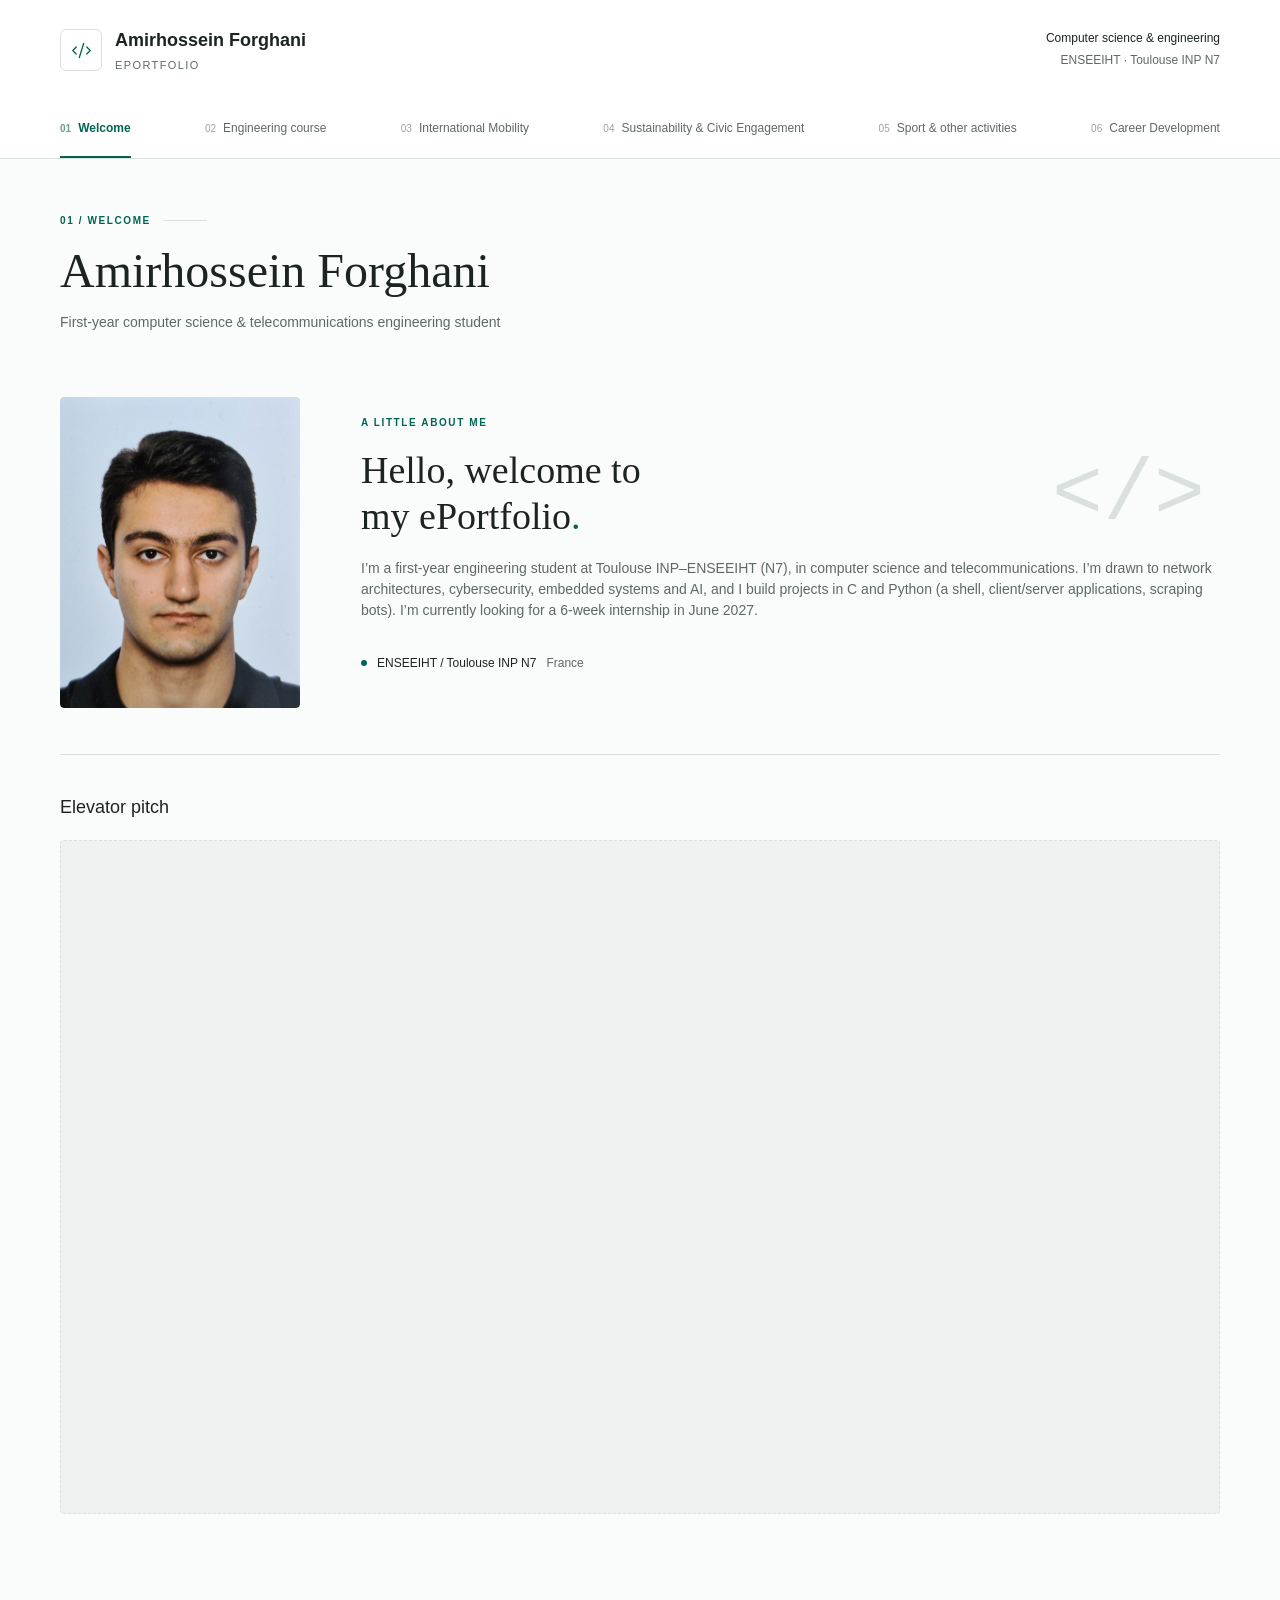
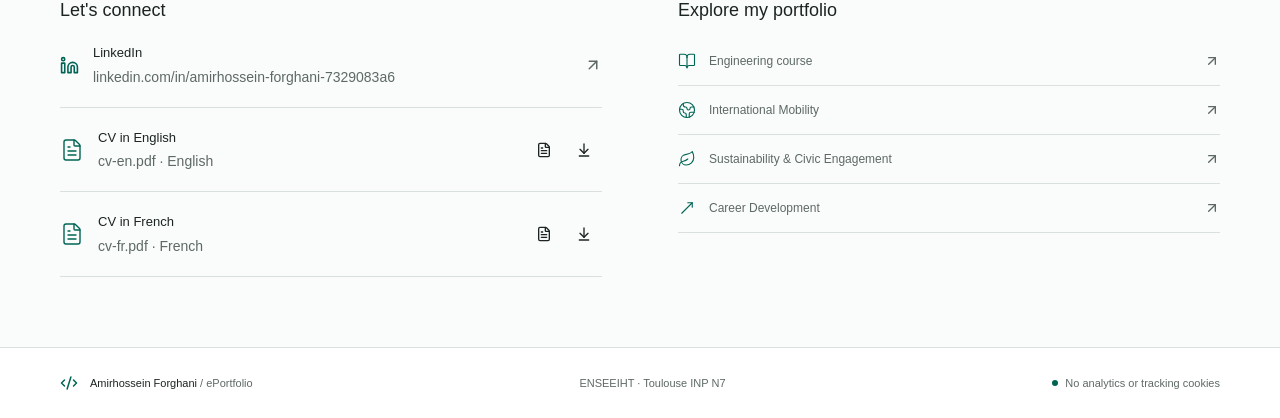
<file: index.html>
<!DOCTYPE html>
<html lang="en">
  <head>
    <meta charset="utf-8" />
    <meta name="viewport" content="width=device-width, initial-scale=1" />
    <link rel="stylesheet" href="styles.css" />
    <title>Welcome | Student ePortfolio · ENSEEIHT</title>
    <meta
      name="description"
      content="Personal ePortfolio of a first-year computer science engineering student at ENSEEIHT, Toulouse INP N7."
    />
    <meta property="og:title" content="Welcome | Student ePortfolio" />
    <meta
      property="og:description"
      content="Personal ePortfolio of a first-year computer science engineering student at ENSEEIHT, Toulouse INP N7."
    />
    <meta property="og:type" content="website" />
    <meta name="twitter:card" content="summary" />
    <link rel="icon" href="favicon.ico" type="image/x-icon" />
  </head>
  <body>
    <!--$-->
    <div class="min-h-screen flex flex-col bg-background text-foreground">
      <header class="site-header">
        <div class="header-top page-width">
          <a class="brand active" href="index.html" data-status="active" aria-current="page"
            ><span class="brand-icon"
              ><svg
                xmlns="http://www.w3.org/2000/svg"
                width="21"
                height="21"
                viewBox="0 0 24 24"
                fill="none"
                stroke="currentColor"
                stroke-width="1.5"
                stroke-linecap="round"
                stroke-linejoin="round"
                class="lucide lucide-code-xml"
                aria-hidden="true"
              >
                <path d="m18 16 4-4-4-4"></path>
                <path d="m6 8-4 4 4 4"></path>
                <path d="m14.5 4-5 16"></path></svg></span
            ><span>Amirhossein Forghani<span class="brand-subtitle">ePortfolio</span></span></a
          >
          <div class="school-label">
            Computer science &amp; engineering<span>ENSEEIHT · Toulouse INP N7</span>
          </div>
          <button
            class="inline-flex items-center justify-center gap-2 whitespace-nowrap rounded-md text-sm font-medium cursor-pointer transition-colors focus-visible:outline-none focus-visible:ring-1 focus-visible:ring-ring disabled:pointer-events-none disabled:opacity-50 disabled:cursor-not-allowed [&amp;_svg]:pointer-events-none [&amp;_svg]:size-4 [&amp;_svg]:shrink-0 hover:bg-accent hover:text-accent-foreground h-9 w-9 mobile-toggle"
            aria-label="Open navigation"
            aria-expanded="false"
          >
            <svg
              xmlns="http://www.w3.org/2000/svg"
              width="24"
              height="24"
              viewBox="0 0 24 24"
              fill="none"
              stroke="currentColor"
              stroke-width="2"
              stroke-linecap="round"
              stroke-linejoin="round"
              class="lucide lucide-menu"
              aria-hidden="true"
            >
              <path d="M4 5h16"></path>
              <path d="M4 12h16"></path>
              <path d="M4 19h16"></path>
            </svg>
          </button>
        </div>
        <nav aria-label="Main navigation" class="main-nav page-width">
          <a
            class="nav-link is-active active"
            href="index.html"
            data-status="active"
            aria-current="page"
            ><span>01</span>Welcome</a
          ><a class="nav-link" href="engineering.html"><span>02</span>Engineering course</a
          ><a class="nav-link" href="mobility.html"><span>03</span>International Mobility</a
          ><a class="nav-link" href="sustainability.html"
            ><span>04</span>Sustainability &amp; Civic Engagement</a
          ><a class="nav-link" href="sport.html"><span>05</span>Sport &amp; other activities</a
          ><a class="nav-link" href="career.html"><span>06</span>Career Development</a>
        </nav>
      </header>
      <main class="page-width flex-1">
        <div class="page-heading">
          <div class="flex items-center gap-3">
            <span class="eyebrow text-primary">01 / Welcome</span><span class="heading-line"></span>
          </div>
          <h1>Amirhossein Forghani</h1>
          <p class="page-intro">
            First-year computer science &amp; telecommunications engineering student
          </p>
        </div>
        <div class="page-content">
          <section class="welcome-intro">
            <div
              class="photo-slot"
              style="
                border: 0;
                overflow: hidden;
                aspect-ratio: 720 / 931;
                width: 100%;
                max-width: 240px;
              "
            >
              <img
                src="photo.jpg"
                alt="Portrait of Amirhossein Forghani"
                style="
                  display: block;
                  width: 100%;
                  height: 100%;
                  object-fit: contain;
                  border-radius: 4px;
                "
              />
            </div>
            <div class="intro-copy">
              <span class="eyebrow text-primary">A little about me</span>
              <h2>Hello, welcome to<br />my ePortfolio<span class="text-primary">.</span></h2>
              <p>
                I’m a first-year engineering student at Toulouse INP–ENSEEIHT (N7), in computer
                science and telecommunications. I’m drawn to network architectures, cybersecurity,
                embedded systems and AI, and I build projects in C and Python (a shell,
                client/server applications, scraping bots). I’m currently looking for a 6-week
                internship in June 2027.
              </p>
              <div class="intro-school">
                <span class="status-dot"></span>ENSEEIHT / Toulouse INP N7<span
                  class="text-muted-foreground"
                  >France</span
                >
              </div>
            </div>
            <span class="welcome-mark" aria-hidden="true">&lt;/&gt;</span>
          </section>
          <section class="content-section" style="padding-top: 40px">
            <h2 class="section-title" style="margin-bottom: 20px">Elevator pitch</h2>
            <div class="video-slot">
  <iframe
    src="https://www.youtube-nocookie.com/embed/m85W68ggML4"
    title="Elevator pitch"
    allow="accelerometer; autoplay; clipboard-write; encrypted-media; gyroscope; picture-in-picture; web-share"
    referrerpolicy="strict-origin-when-cross-origin"
    allowfullscreen
    style="aspect-ratio: 16 / 9; width: 100%; border: 0; border-radius: 4px;"
  ></iframe>
</div>
          </section>
          <div class="welcome-grid">
            <section>
              <h2 class="section-title">Let's connect</h2>
              <a
                class="link-slot"
                href="https://www.linkedin.com/in/amirhossein-forghani-7329083a6"
                target="_blank"
                rel="noopener"
                ><svg
                  xmlns="http://www.w3.org/2000/svg"
                  width="19"
                  height="19"
                  viewBox="0 0 24 24"
                  fill="none"
                  stroke="currentColor"
                  stroke-width="2"
                  stroke-linecap="round"
                  stroke-linejoin="round"
                  class="lucide lucide-linkedin text-primary shrink-0"
                  aria-hidden="true"
                >
                  <path
                    d="M16 8a6 6 0 0 1 6 6v7h-4v-7a2 2 0 0 0-2-2 2 2 0 0 0-2 2v7h-4v-7a6 6 0 0 1 6-6z"
                  ></path>
                  <rect width="4" height="12" x="2" y="9"></rect>
                  <circle cx="4" cy="4" r="2"></circle>
                </svg>
                <div class="flex-1">
                  <h3 class="font-medium">LinkedIn<!-- --></h3>
                  <p class="text-sm text-muted-foreground mt-1">
                    linkedin.com/in/amirhossein-forghani-7329083a6
                  </p>
                </div>
                <svg
                  xmlns="http://www.w3.org/2000/svg"
                  width="18"
                  height="18"
                  viewBox="0 0 24 24"
                  fill="none"
                  stroke="currentColor"
                  stroke-width="2"
                  stroke-linecap="round"
                  stroke-linejoin="round"
                  class="lucide lucide-arrow-up-right text-muted-foreground"
                  aria-hidden="true"
                >
                  <path d="M7 7h10v10"></path>
                  <path d="M7 17 17 7"></path></svg
              ></a>
              <div class="file-slot">
                <svg
                  xmlns="http://www.w3.org/2000/svg"
                  width="24"
                  height="24"
                  viewBox="0 0 24 24"
                  fill="none"
                  stroke="currentColor"
                  stroke-width="1.4"
                  stroke-linecap="round"
                  stroke-linejoin="round"
                  class="lucide lucide-file-text text-primary"
                  aria-hidden="true"
                >
                  <path
                    d="M6 22a2 2 0 0 1-2-2V4a2 2 0 0 1 2-2h8a2.4 2.4 0 0 1 1.704.706l3.588 3.588A2.4 2.4 0 0 1 20 8v12a2 2 0 0 1-2 2z"
                  ></path>
                  <path d="M14 2v5a1 1 0 0 0 1 1h5"></path>
                  <path d="M10 9H8"></path>
                  <path d="M16 13H8"></path>
                  <path d="M16 17H8"></path>
                </svg>
                <div class="flex-1 min-w-0">
                  <h3 class="font-medium">CV in English</h3>
                  <p class="mt-1 text-sm text-muted-foreground">cv-en.pdf · English</p>
                </div>
                <div class="flex gap-1">
                  <a
                    href="cv-en.pdf"
                    target="_blank"
                    rel="noopener"
                    class="inline-flex items-center justify-center gap-2 whitespace-nowrap rounded-md text-sm font-medium cursor-pointer transition-colors focus-visible:outline-none focus-visible:ring-1 focus-visible:ring-ring disabled:pointer-events-none disabled:opacity-50 disabled:cursor-not-allowed [&amp;_svg]:pointer-events-none [&amp;_svg]:size-4 [&amp;_svg]:shrink-0 hover:bg-accent hover:text-accent-foreground h-9 w-9"
                    aria-label="View CV in English"
                    title="View CV in English"
                    ><svg
                      xmlns="http://www.w3.org/2000/svg"
                      width="24"
                      height="24"
                      viewBox="0 0 24 24"
                      fill="none"
                      stroke="currentColor"
                      stroke-width="2"
                      stroke-linecap="round"
                      stroke-linejoin="round"
                      class="lucide lucide-file-text"
                      aria-hidden="true"
                    >
                      <path
                        d="M6 22a2 2 0 0 1-2-2V4a2 2 0 0 1 2-2h8a2.4 2.4 0 0 1 1.704.706l3.588 3.588A2.4 2.4 0 0 1 20 8v12a2 2 0 0 1-2 2z"
                      ></path>
                      <path d="M14 2v5a1 1 0 0 0 1 1h5"></path>
                      <path d="M10 9H8"></path>
                      <path d="M16 13H8"></path>
                      <path d="M16 17H8"></path></svg></a
                  ><a
                    href="cv-en.pdf"
                    download
                    class="inline-flex items-center justify-center gap-2 whitespace-nowrap rounded-md text-sm font-medium cursor-pointer transition-colors focus-visible:outline-none focus-visible:ring-1 focus-visible:ring-ring disabled:pointer-events-none disabled:opacity-50 disabled:cursor-not-allowed [&amp;_svg]:pointer-events-none [&amp;_svg]:size-4 [&amp;_svg]:shrink-0 hover:bg-accent hover:text-accent-foreground h-9 w-9"
                    aria-label="Download CV in English"
                    title="Download CV in English"
                    ><svg
                      xmlns="http://www.w3.org/2000/svg"
                      width="24"
                      height="24"
                      viewBox="0 0 24 24"
                      fill="none"
                      stroke="currentColor"
                      stroke-width="2"
                      stroke-linecap="round"
                      stroke-linejoin="round"
                      class="lucide lucide-arrow-down-to-line"
                      aria-hidden="true"
                    >
                      <path d="M12 17V3"></path>
                      <path d="m6 11 6 6 6-6"></path>
                      <path d="M19 21H5"></path></svg
                  ></a>
                </div>
              </div>
              <div class="file-slot">
                <svg
                  xmlns="http://www.w3.org/2000/svg"
                  width="24"
                  height="24"
                  viewBox="0 0 24 24"
                  fill="none"
                  stroke="currentColor"
                  stroke-width="1.4"
                  stroke-linecap="round"
                  stroke-linejoin="round"
                  class="lucide lucide-file-text text-primary"
                  aria-hidden="true"
                >
                  <path
                    d="M6 22a2 2 0 0 1-2-2V4a2 2 0 0 1 2-2h8a2.4 2.4 0 0 1 1.704.706l3.588 3.588A2.4 2.4 0 0 1 20 8v12a2 2 0 0 1-2 2z"
                  ></path>
                  <path d="M14 2v5a1 1 0 0 0 1 1h5"></path>
                  <path d="M10 9H8"></path>
                  <path d="M16 13H8"></path>
                  <path d="M16 17H8"></path>
                </svg>
                <div class="flex-1 min-w-0">
                  <h3 class="font-medium">CV in French</h3>
                  <p class="mt-1 text-sm text-muted-foreground">cv-fr.pdf · French</p>
                </div>
                <div class="flex gap-1">
                  <a
                    href="cv-fr.pdf"
                    target="_blank"
                    rel="noopener"
                    class="inline-flex items-center justify-center gap-2 whitespace-nowrap rounded-md text-sm font-medium cursor-pointer transition-colors focus-visible:outline-none focus-visible:ring-1 focus-visible:ring-ring disabled:pointer-events-none disabled:opacity-50 disabled:cursor-not-allowed [&amp;_svg]:pointer-events-none [&amp;_svg]:size-4 [&amp;_svg]:shrink-0 hover:bg-accent hover:text-accent-foreground h-9 w-9"
                    aria-label="View CV in French"
                    title="View CV in French"
                    ><svg
                      xmlns="http://www.w3.org/2000/svg"
                      width="24"
                      height="24"
                      viewBox="0 0 24 24"
                      fill="none"
                      stroke="currentColor"
                      stroke-width="2"
                      stroke-linecap="round"
                      stroke-linejoin="round"
                      class="lucide lucide-file-text"
                      aria-hidden="true"
                    >
                      <path
                        d="M6 22a2 2 0 0 1-2-2V4a2 2 0 0 1 2-2h8a2.4 2.4 0 0 1 1.704.706l3.588 3.588A2.4 2.4 0 0 1 20 8v12a2 2 0 0 1-2 2z"
                      ></path>
                      <path d="M14 2v5a1 1 0 0 0 1 1h5"></path>
                      <path d="M10 9H8"></path>
                      <path d="M16 13H8"></path>
                      <path d="M16 17H8"></path></svg></a
                  ><a
                    href="cv-fr.pdf"
                    download
                    class="inline-flex items-center justify-center gap-2 whitespace-nowrap rounded-md text-sm font-medium cursor-pointer transition-colors focus-visible:outline-none focus-visible:ring-1 focus-visible:ring-ring disabled:pointer-events-none disabled:opacity-50 disabled:cursor-not-allowed [&amp;_svg]:pointer-events-none [&amp;_svg]:size-4 [&amp;_svg]:shrink-0 hover:bg-accent hover:text-accent-foreground h-9 w-9"
                    aria-label="Download CV in French"
                    title="Download CV in French"
                    ><svg
                      xmlns="http://www.w3.org/2000/svg"
                      width="24"
                      height="24"
                      viewBox="0 0 24 24"
                      fill="none"
                      stroke="currentColor"
                      stroke-width="2"
                      stroke-linecap="round"
                      stroke-linejoin="round"
                      class="lucide lucide-arrow-down-to-line"
                      aria-hidden="true"
                    >
                      <path d="M12 17V3"></path>
                      <path d="m6 11 6 6 6-6"></path>
                      <path d="M19 21H5"></path></svg
                  ></a>
                </div>
              </div>
            </section>
            <section>
              <h2 class="section-title">Explore my portfolio</h2>
              <div class="explore-list">
                <a class="explore-link" href="engineering.html"
                  ><svg
                    xmlns="http://www.w3.org/2000/svg"
                    width="18"
                    height="18"
                    viewBox="0 0 24 24"
                    fill="none"
                    stroke="currentColor"
                    stroke-width="1.5"
                    stroke-linecap="round"
                    stroke-linejoin="round"
                    class="lucide lucide-book-open"
                    aria-hidden="true"
                  >
                    <path d="M12 7v14"></path>
                    <path
                      d="M3 18a1 1 0 0 1-1-1V4a1 1 0 0 1 1-1h5a4 4 0 0 1 4 4 4 4 0 0 1 4-4h5a1 1 0 0 1 1 1v13a1 1 0 0 1-1 1h-6a3 3 0 0 0-3 3 3 3 0 0 0-3-3z"
                    ></path></svg
                  ><span>Engineering course</span
                  ><svg
                    xmlns="http://www.w3.org/2000/svg"
                    width="16"
                    height="16"
                    viewBox="0 0 24 24"
                    fill="none"
                    stroke="currentColor"
                    stroke-width="2"
                    stroke-linecap="round"
                    stroke-linejoin="round"
                    class="lucide lucide-arrow-up-right"
                    aria-hidden="true"
                  >
                    <path d="M7 7h10v10"></path>
                    <path d="M7 17 17 7"></path></svg></a
                ><a class="explore-link" href="mobility.html"
                  ><svg
                    xmlns="http://www.w3.org/2000/svg"
                    width="18"
                    height="18"
                    viewBox="0 0 24 24"
                    fill="none"
                    stroke="currentColor"
                    stroke-width="1.5"
                    stroke-linecap="round"
                    stroke-linejoin="round"
                    class="lucide lucide-earth"
                    aria-hidden="true"
                  >
                    <path d="M21.54 15H17a2 2 0 0 0-2 2v4.54"></path>
                    <path
                      d="M7 3.34V5a3 3 0 0 0 3 3a2 2 0 0 1 2 2c0 1.1.9 2 2 2a2 2 0 0 0 2-2c0-1.1.9-2 2-2h3.17"
                    ></path>
                    <path d="M11 21.95V18a2 2 0 0 0-2-2a2 2 0 0 1-2-2v-1a2 2 0 0 0-2-2H2.05"></path>
                    <circle cx="12" cy="12" r="10"></circle></svg
                  ><span>International Mobility</span
                  ><svg
                    xmlns="http://www.w3.org/2000/svg"
                    width="16"
                    height="16"
                    viewBox="0 0 24 24"
                    fill="none"
                    stroke="currentColor"
                    stroke-width="2"
                    stroke-linecap="round"
                    stroke-linejoin="round"
                    class="lucide lucide-arrow-up-right"
                    aria-hidden="true"
                  >
                    <path d="M7 7h10v10"></path>
                    <path d="M7 17 17 7"></path></svg></a
                ><a class="explore-link" href="sustainability.html"
                  ><svg
                    xmlns="http://www.w3.org/2000/svg"
                    width="18"
                    height="18"
                    viewBox="0 0 24 24"
                    fill="none"
                    stroke="currentColor"
                    stroke-width="1.5"
                    stroke-linecap="round"
                    stroke-linejoin="round"
                    class="lucide lucide-leaf"
                    aria-hidden="true"
                  >
                    <path
                      d="M11 20A7 7 0 0 1 9.8 6.1C15.5 5 17 4.48 19 2c1 2 2 4.18 2 8 0 5.5-4.78 10-10 10Z"
                    ></path>
                    <path d="M2 21c0-3 1.85-5.36 5.08-6C9.5 14.52 12 13 13 12"></path></svg
                  ><span>Sustainability &amp; Civic Engagement</span
                  ><svg
                    xmlns="http://www.w3.org/2000/svg"
                    width="16"
                    height="16"
                    viewBox="0 0 24 24"
                    fill="none"
                    stroke="currentColor"
                    stroke-width="2"
                    stroke-linecap="round"
                    stroke-linejoin="round"
                    class="lucide lucide-arrow-up-right"
                    aria-hidden="true"
                  >
                    <path d="M7 7h10v10"></path>
                    <path d="M7 17 17 7"></path></svg></a
                ><a class="explore-link" href="career.html"
                  ><svg
                    xmlns="http://www.w3.org/2000/svg"
                    width="18"
                    height="18"
                    viewBox="0 0 24 24"
                    fill="none"
                    stroke="currentColor"
                    stroke-width="1.5"
                    stroke-linecap="round"
                    stroke-linejoin="round"
                    class="lucide lucide-move-up-right"
                    aria-hidden="true"
                  >
                    <path d="M13 5H19V11"></path>
                    <path d="M19 5L5 19"></path></svg
                  ><span>Career Development</span
                  ><svg
                    xmlns="http://www.w3.org/2000/svg"
                    width="16"
                    height="16"
                    viewBox="0 0 24 24"
                    fill="none"
                    stroke="currentColor"
                    stroke-width="2"
                    stroke-linecap="round"
                    stroke-linejoin="round"
                    class="lucide lucide-arrow-up-right"
                    aria-hidden="true"
                  >
                    <path d="M7 7h10v10"></path>
                    <path d="M7 17 17 7"></path></svg
                ></a>
              </div>
            </section>
          </div>
        </div>
      </main>
      <footer class="site-footer">
        <div class="page-width flex flex-wrap items-center justify-between gap-4">
          <div class="flex items-center gap-3">
            <svg
              xmlns="http://www.w3.org/2000/svg"
              width="18"
              height="18"
              viewBox="0 0 24 24"
              fill="none"
              stroke="currentColor"
              stroke-width="2"
              stroke-linecap="round"
              stroke-linejoin="round"
              class="lucide lucide-code-xml text-primary"
              aria-hidden="true"
            >
              <path d="m18 16 4-4-4-4"></path>
              <path d="m6 8-4 4 4 4"></path>
              <path d="m14.5 4-5 16"></path></svg
            ><span
              >Amirhossein Forghani <span class="text-muted-foreground">/ ePortfolio</span></span
            >
          </div>
          <span class="text-muted-foreground">ENSEEIHT · Toulouse INP N7</span
          ><span class="privacy-note"><span></span> No analytics or tracking cookies</span>
        </div>
      </footer>
    </div>
    <!--/$-->
    <script>
      (function(){
        var btn = document.querySelector('.mobile-toggle');
        var nav = document.querySelector('.main-nav');
        if (btn && nav) btn.addEventListener('click', function(){
          var open = nav.classList.toggle('is-open');
          btn.setAttribute('aria-expanded', open ? 'true' : 'false');
          btn.setAttribute('aria-label', open ? 'Close navigation' : 'Open navigation');
        });
      })();
    </script>
  </body>
</html>
</file>
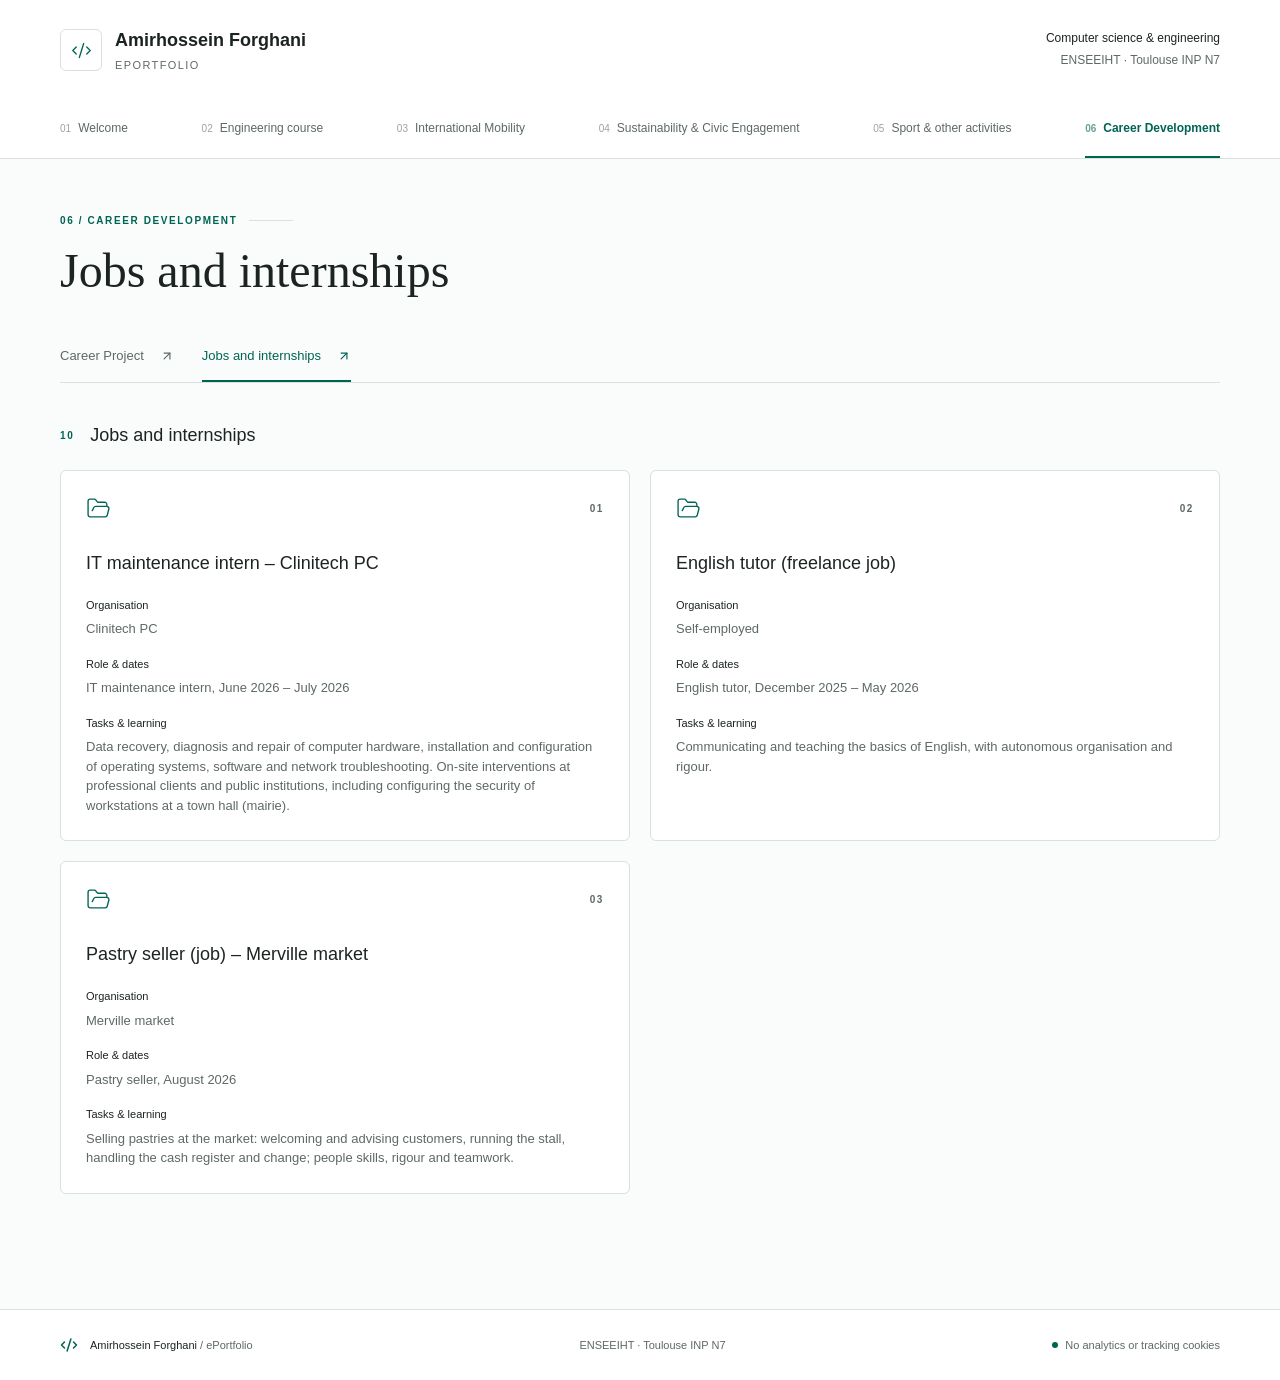
<file: career-internships.html>
<!DOCTYPE html>
<html lang="en">
  <head>
    <meta charset="utf-8" />
    <meta name="viewport" content="width=device-width, initial-scale=1" />
    <link rel="stylesheet" href="styles.css" />
    <title>Jobs and internships | Student ePortfolio · ENSEEIHT</title>
    <meta
      name="description"
      content="Jobs and internships in a student ePortfolio at ENSEEIHT, Toulouse INP N7."
    />
    <meta property="og:title" content="Jobs and internships | Student ePortfolio" />
    <meta
      property="og:description"
      content="Jobs and internships in a student ePortfolio at ENSEEIHT, Toulouse INP N7."
    />
    <meta property="og:type" content="website" />
    <meta name="twitter:card" content="summary" />
    <link rel="icon" href="favicon.ico" type="image/x-icon" />
  </head>
  <body>
    <!--$-->
    <div class="min-h-screen flex flex-col bg-background text-foreground">
      <header class="site-header">
        <div class="header-top page-width">
          <a class="brand" href="index.html"
            ><span class="brand-icon"
              ><svg
                xmlns="http://www.w3.org/2000/svg"
                width="21"
                height="21"
                viewBox="0 0 24 24"
                fill="none"
                stroke="currentColor"
                stroke-width="1.5"
                stroke-linecap="round"
                stroke-linejoin="round"
                class="lucide lucide-code-xml"
                aria-hidden="true"
              >
                <path d="m18 16 4-4-4-4"></path>
                <path d="m6 8-4 4 4 4"></path>
                <path d="m14.5 4-5 16"></path></svg></span
            ><span>Amirhossein Forghani<span class="brand-subtitle">ePortfolio</span></span></a
          >
          <div class="school-label">
            Computer science &amp; engineering<span>ENSEEIHT · Toulouse INP N7</span>
          </div>
          <button
            class="inline-flex items-center justify-center gap-2 whitespace-nowrap rounded-md text-sm font-medium cursor-pointer transition-colors focus-visible:outline-none focus-visible:ring-1 focus-visible:ring-ring disabled:pointer-events-none disabled:opacity-50 disabled:cursor-not-allowed [&amp;_svg]:pointer-events-none [&amp;_svg]:size-4 [&amp;_svg]:shrink-0 hover:bg-accent hover:text-accent-foreground h-9 w-9 mobile-toggle"
            aria-label="Open navigation"
            aria-expanded="false"
          >
            <svg
              xmlns="http://www.w3.org/2000/svg"
              width="24"
              height="24"
              viewBox="0 0 24 24"
              fill="none"
              stroke="currentColor"
              stroke-width="2"
              stroke-linecap="round"
              stroke-linejoin="round"
              class="lucide lucide-menu"
              aria-hidden="true"
            >
              <path d="M4 5h16"></path>
              <path d="M4 12h16"></path>
              <path d="M4 19h16"></path>
            </svg>
          </button>
        </div>
        <nav aria-label="Main navigation" class="main-nav page-width">
          <a class="nav-link" href="index.html"><span>01</span>Welcome</a
          ><a class="nav-link" href="engineering.html"><span>02</span>Engineering course</a
          ><a class="nav-link" href="mobility.html"><span>03</span>International Mobility</a
          ><a class="nav-link" href="sustainability.html"
            ><span>04</span>Sustainability &amp; Civic Engagement</a
          ><a class="nav-link" href="sport.html"><span>05</span>Sport &amp; other activities</a
          ><a
            class="nav-link is-active active"
            href="career.html"
            data-status="active"
            aria-current="page"
            ><span>06</span>Career Development</a
          >
        </nav>
      </header>
      <main class="page-width flex-1">
        <div class="page-heading">
          <div class="flex items-center gap-3">
            <span class="eyebrow text-primary">06 / Career Development</span
            ><span class="heading-line"></span>
          </div>
          <h1>Jobs and internships</h1>
        </div>
        <nav class="sub-nav" aria-label="Section navigation">
          <a href="career.html"
            >Career Project<svg
              xmlns="http://www.w3.org/2000/svg"
              width="14"
              height="14"
              viewBox="0 0 24 24"
              fill="none"
              stroke="currentColor"
              stroke-width="2"
              stroke-linecap="round"
              stroke-linejoin="round"
              class="lucide lucide-arrow-up-right"
              aria-hidden="true"
            >
              <path d="M7 7h10v10"></path>
              <path d="M7 17 17 7"></path></svg></a
          ><a
            class="is-active"
            href="career-internships.html"
            data-status="active"
            aria-current="page"
            >Jobs and internships<svg
              xmlns="http://www.w3.org/2000/svg"
              width="14"
              height="14"
              viewBox="0 0 24 24"
              fill="none"
              stroke="currentColor"
              stroke-width="2"
              stroke-linecap="round"
              stroke-linejoin="round"
              class="lucide lucide-arrow-up-right"
              aria-hidden="true"
            >
              <path d="M7 7h10v10"></path>
              <path d="M7 17 17 7"></path></svg
          ></a>
        </nav>
        <div class="page-content">
          <section class="content-section">
            <div class="section-heading">
              <span class="eyebrow text-primary">10</span>
              <h2 class="section-title">Jobs and internships</h2>
            </div>
            <div class="grid gap-5 md:grid-cols-2">
              <article class="portfolio-card">
                <div class="flex justify-between items-center mb-7">
                  <svg
                    xmlns="http://www.w3.org/2000/svg"
                    width="25"
                    height="25"
                    viewBox="0 0 24 24"
                    fill="none"
                    stroke="currentColor"
                    stroke-width="1.3"
                    stroke-linecap="round"
                    stroke-linejoin="round"
                    class="lucide lucide-folder-open text-primary"
                    aria-hidden="true"
                  >
                    <path
                      d="m6 14 1.5-2.9A2 2 0 0 1 9.24 10H20a2 2 0 0 1 1.94 2.5l-1.54 6a2 2 0 0 1-1.95 1.5H4a2 2 0 0 1-2-2V5a2 2 0 0 1 2-2h3.9a2 2 0 0 1 1.69.9l.81 1.2a2 2 0 0 0 1.67.9H18a2 2 0 0 1 2 2v2"
                    ></path></svg
                  ><span class="eyebrow text-muted-foreground">0<!-- -->1</span>
                </div>
                <h3 class="text-lg font-medium mb-5">IT maintenance intern – Clinitech PC</h3>
                <dl>
                  <div class="field">
                    <dt>Organisation</dt>
                    <dd>Clinitech PC</dd>
                  </div>
                  <div class="field">
                    <dt>Role &amp; dates</dt>
                    <dd>IT maintenance intern, June 2026 – July 2026</dd>
                  </div>
                  <div class="field">
                    <dt>Tasks &amp; learning</dt>
                    <dd>
                      Data recovery, diagnosis and repair of computer hardware, installation and
                      configuration of operating systems, software and network troubleshooting.
                      On-site interventions at professional clients and public institutions,
                      including configuring the security of workstations at a town hall (mairie).
                    </dd>
                  </div>
                </dl>
              </article>
              <article class="portfolio-card">
                <div class="flex justify-between items-center mb-7">
                  <svg
                    xmlns="http://www.w3.org/2000/svg"
                    width="25"
                    height="25"
                    viewBox="0 0 24 24"
                    fill="none"
                    stroke="currentColor"
                    stroke-width="1.3"
                    stroke-linecap="round"
                    stroke-linejoin="round"
                    class="lucide lucide-folder-open text-primary"
                    aria-hidden="true"
                  >
                    <path
                      d="m6 14 1.5-2.9A2 2 0 0 1 9.24 10H20a2 2 0 0 1 1.94 2.5l-1.54 6a2 2 0 0 1-1.95 1.5H4a2 2 0 0 1-2-2V5a2 2 0 0 1 2-2h3.9a2 2 0 0 1 1.69.9l.81 1.2a2 2 0 0 0 1.67.9H18a2 2 0 0 1 2 2v2"
                    ></path></svg
                  ><span class="eyebrow text-muted-foreground">0<!-- -->2</span>
                </div>
                <h3 class="text-lg font-medium mb-5">English tutor (freelance job)</h3>
                <dl>
                  <div class="field">
                    <dt>Organisation</dt>
                    <dd>Self-employed</dd>
                  </div>
                  <div class="field">
                    <dt>Role &amp; dates</dt>
                    <dd>English tutor, December 2025 – May 2026</dd>
                  </div>
                  <div class="field">
                    <dt>Tasks &amp; learning</dt>
                    <dd>
                      Communicating and teaching the basics of English, with autonomous organisation
                      and rigour.
                    </dd>
                  </div>
                </dl>
              </article>
              <article class="portfolio-card">
                <div class="flex justify-between items-center mb-7">
                  <svg
                    xmlns="http://www.w3.org/2000/svg"
                    width="25"
                    height="25"
                    viewBox="0 0 24 24"
                    fill="none"
                    stroke="currentColor"
                    stroke-width="1.3"
                    stroke-linecap="round"
                    stroke-linejoin="round"
                    class="lucide lucide-folder-open text-primary"
                    aria-hidden="true"
                  >
                    <path
                      d="m6 14 1.5-2.9A2 2 0 0 1 9.24 10H20a2 2 0 0 1 1.94 2.5l-1.54 6a2 2 0 0 1-1.95 1.5H4a2 2 0 0 1-2-2V5a2 2 0 0 1 2-2h3.9a2 2 0 0 1 1.69.9l.81 1.2a2 2 0 0 0 1.67.9H18a2 2 0 0 1 2 2v2"
                    ></path></svg
                  ><span class="eyebrow text-muted-foreground">0<!-- -->3</span>
                </div>
                <h3 class="text-lg font-medium mb-5">Pastry seller (job) – Merville market</h3>
                <dl>
                  <div class="field">
                    <dt>Organisation</dt>
                    <dd>Merville market</dd>
                  </div>
                  <div class="field">
                    <dt>Role &amp; dates</dt>
                    <dd>Pastry seller, August 2026</dd>
                  </div>
                  <div class="field">
                    <dt>Tasks &amp; learning</dt>
                    <dd>
                      Selling pastries at the market: welcoming and advising customers, running the
                      stall, handling the cash register and change; people skills, rigour and
                      teamwork.
                    </dd>
                  </div>
                </dl>
              </article>
            </div>
          </section>
        </div>
      </main>
      <footer class="site-footer">
        <div class="page-width flex flex-wrap items-center justify-between gap-4">
          <div class="flex items-center gap-3">
            <svg
              xmlns="http://www.w3.org/2000/svg"
              width="18"
              height="18"
              viewBox="0 0 24 24"
              fill="none"
              stroke="currentColor"
              stroke-width="2"
              stroke-linecap="round"
              stroke-linejoin="round"
              class="lucide lucide-code-xml text-primary"
              aria-hidden="true"
            >
              <path d="m18 16 4-4-4-4"></path>
              <path d="m6 8-4 4 4 4"></path>
              <path d="m14.5 4-5 16"></path></svg
            ><span
              >Amirhossein Forghani <span class="text-muted-foreground">/ ePortfolio</span></span
            >
          </div>
          <span class="text-muted-foreground">ENSEEIHT · Toulouse INP N7</span
          ><span class="privacy-note"><span></span> No analytics or tracking cookies</span>
        </div>
      </footer>
    </div>
    <!--/$-->
    <script>
      (function(){
        var btn = document.querySelector('.mobile-toggle');
        var nav = document.querySelector('.main-nav');
        if (btn && nav) btn.addEventListener('click', function(){
          var open = nav.classList.toggle('is-open');
          btn.setAttribute('aria-expanded', open ? 'true' : 'false');
          btn.setAttribute('aria-label', open ? 'Close navigation' : 'Open navigation');
        });
      })();
    </script>
  </body>
</html>
</file>
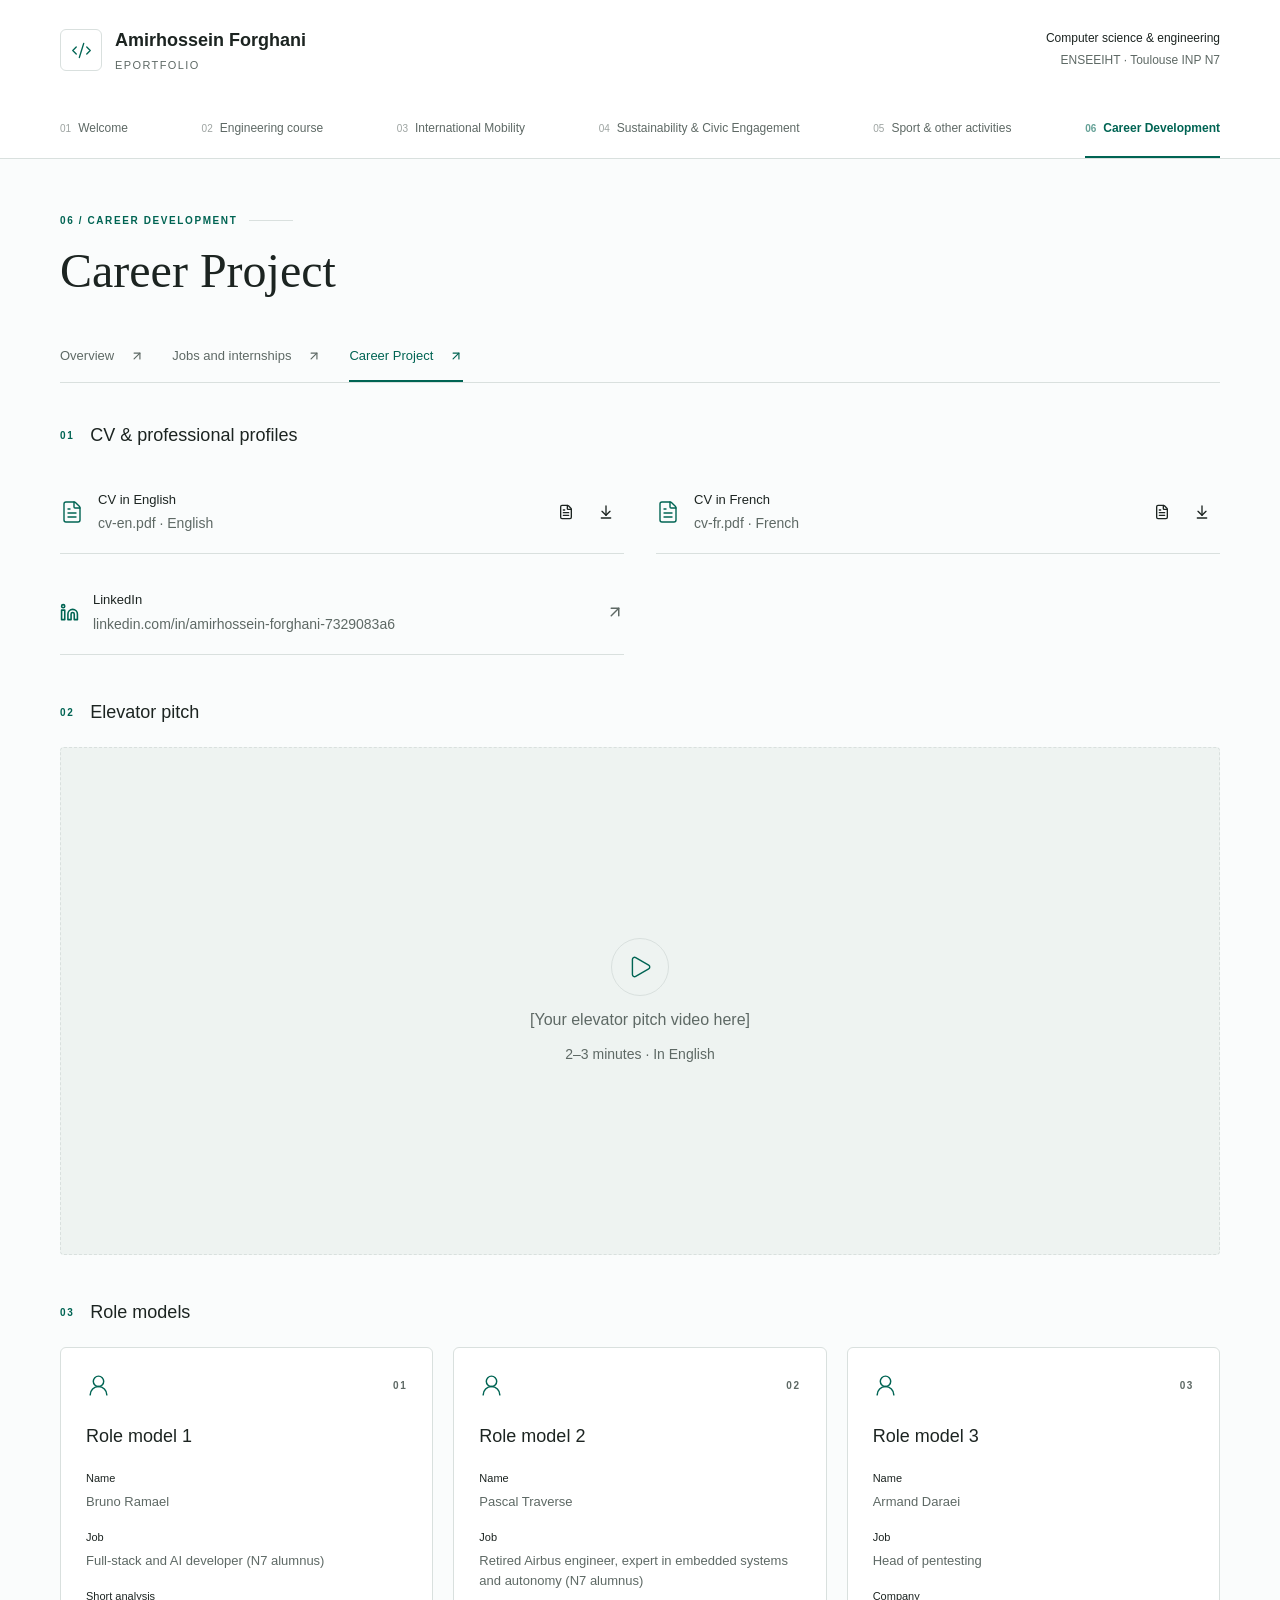
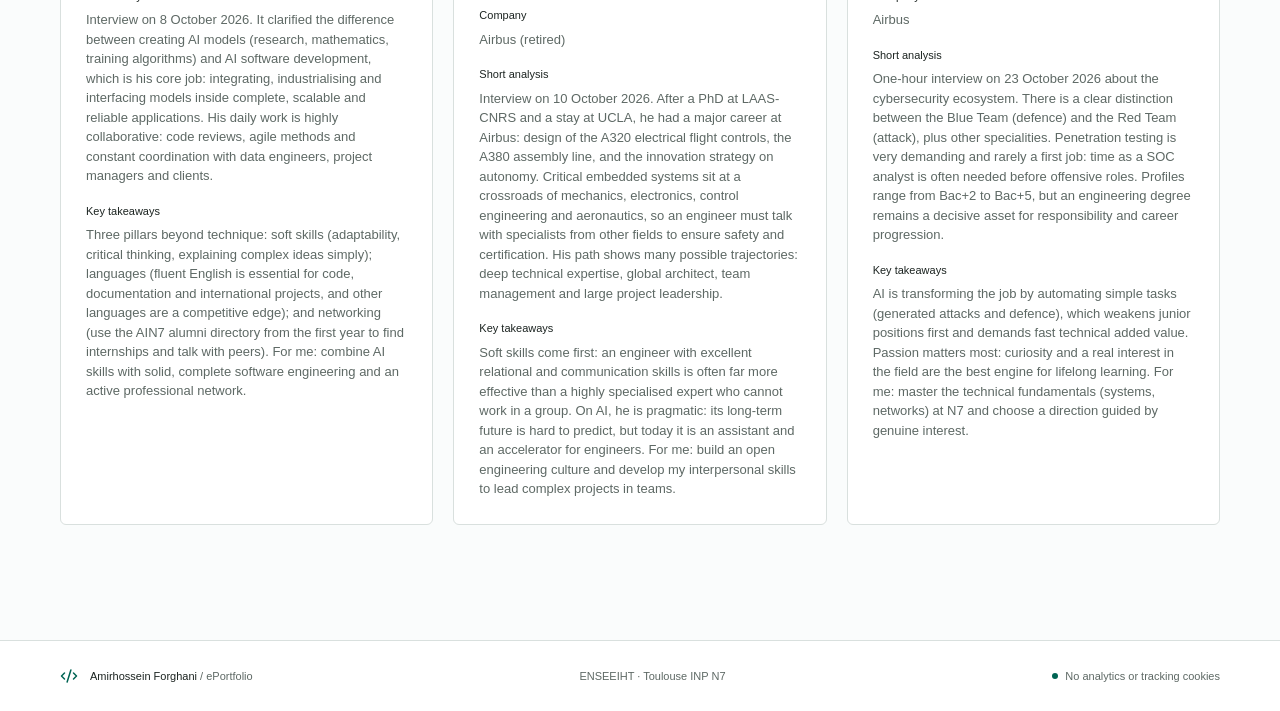
<file: career-project.html>
<!DOCTYPE html>
<html lang="en">
  <head>
    <meta charset="utf-8" />
    <meta name="viewport" content="width=device-width, initial-scale=1" />
    <link rel="stylesheet" href="styles.css" />
    <title>Career Project | Student ePortfolio · ENSEEIHT</title>
    <meta
      name="description"
      content="Bilingual CVs, professional profiles, elevator pitch, role models and international mobility projects."
    />
    <meta property="og:title" content="Career Project | Student ePortfolio" />
    <meta
      property="og:description"
      content="Bilingual CVs, professional profiles, elevator pitch, role models and international mobility projects."
    />
    <meta property="og:type" content="website" />
    <meta name="twitter:card" content="summary" />
    <link rel="icon" href="favicon.ico" type="image/x-icon" />
  </head>
  <body>
    <!--$-->
    <div class="min-h-screen flex flex-col bg-background text-foreground">
      <header class="site-header">
        <div class="header-top page-width">
          <a class="brand" href="index.html"
            ><span class="brand-icon"
              ><svg
                xmlns="http://www.w3.org/2000/svg"
                width="21"
                height="21"
                viewBox="0 0 24 24"
                fill="none"
                stroke="currentColor"
                stroke-width="1.5"
                stroke-linecap="round"
                stroke-linejoin="round"
                class="lucide lucide-code-xml"
                aria-hidden="true"
              >
                <path d="m18 16 4-4-4-4"></path>
                <path d="m6 8-4 4 4 4"></path>
                <path d="m14.5 4-5 16"></path></svg></span
            ><span>Amirhossein Forghani<span class="brand-subtitle">ePortfolio</span></span></a
          >
          <div class="school-label">
            Computer science &amp; engineering<span>ENSEEIHT · Toulouse INP N7</span>
          </div>
          <button
            class="inline-flex items-center justify-center gap-2 whitespace-nowrap rounded-md text-sm font-medium cursor-pointer transition-colors focus-visible:outline-none focus-visible:ring-1 focus-visible:ring-ring disabled:pointer-events-none disabled:opacity-50 disabled:cursor-not-allowed [&amp;_svg]:pointer-events-none [&amp;_svg]:size-4 [&amp;_svg]:shrink-0 hover:bg-accent hover:text-accent-foreground h-9 w-9 mobile-toggle"
            aria-label="Open navigation"
            aria-expanded="false"
          >
            <svg
              xmlns="http://www.w3.org/2000/svg"
              width="24"
              height="24"
              viewBox="0 0 24 24"
              fill="none"
              stroke="currentColor"
              stroke-width="2"
              stroke-linecap="round"
              stroke-linejoin="round"
              class="lucide lucide-menu"
              aria-hidden="true"
            >
              <path d="M4 5h16"></path>
              <path d="M4 12h16"></path>
              <path d="M4 19h16"></path>
            </svg>
          </button>
        </div>
        <nav aria-label="Main navigation" class="main-nav page-width">
          <a class="nav-link" href="index.html"><span>01</span>Welcome</a
          ><a class="nav-link" href="engineering.html"><span>02</span>Engineering course</a
          ><a class="nav-link" href="mobility.html"><span>03</span>International Mobility</a
          ><a class="nav-link" href="sustainability.html"
            ><span>04</span>Sustainability &amp; Civic Engagement</a
          ><a class="nav-link" href="sport.html"><span>05</span>Sport &amp; other activities</a
          ><a
            class="nav-link is-active active"
            href="career.html"
            data-status="active"
            aria-current="page"
            ><span>06</span>Career Development</a
          >
        </nav>
      </header>
      <main class="page-width flex-1">
        <div class="page-heading">
          <div class="flex items-center gap-3">
            <span class="eyebrow text-primary">06 / Career Development</span
            ><span class="heading-line"></span>
          </div>
          <h1>Career Project</h1>
        </div>
        <nav class="sub-nav" aria-label="Section navigation">
          <a href="career.html"
            >Overview<svg
              xmlns="http://www.w3.org/2000/svg"
              width="14"
              height="14"
              viewBox="0 0 24 24"
              fill="none"
              stroke="currentColor"
              stroke-width="2"
              stroke-linecap="round"
              stroke-linejoin="round"
              class="lucide lucide-arrow-up-right"
              aria-hidden="true"
            >
              <path d="M7 7h10v10"></path>
              <path d="M7 17 17 7"></path></svg></a
          ><a href="career-internships.html"
            >Jobs and internships<svg
              xmlns="http://www.w3.org/2000/svg"
              width="14"
              height="14"
              viewBox="0 0 24 24"
              fill="none"
              stroke="currentColor"
              stroke-width="2"
              stroke-linecap="round"
              stroke-linejoin="round"
              class="lucide lucide-arrow-up-right"
              aria-hidden="true"
            >
              <path d="M7 7h10v10"></path>
              <path d="M7 17 17 7"></path></svg></a
          ><a class="is-active" href="career-project.html" data-status="active" aria-current="page"
            >Career Project<svg
              xmlns="http://www.w3.org/2000/svg"
              width="14"
              height="14"
              viewBox="0 0 24 24"
              fill="none"
              stroke="currentColor"
              stroke-width="2"
              stroke-linecap="round"
              stroke-linejoin="round"
              class="lucide lucide-arrow-up-right"
              aria-hidden="true"
            >
              <path d="M7 7h10v10"></path>
              <path d="M7 17 17 7"></path></svg
          ></a>
        </nav>
        <div class="page-content">
          <section class="content-section">
            <div class="section-heading">
              <span class="eyebrow text-primary">01</span>
              <h2 class="section-title">CV &amp; professional profiles</h2>
            </div>
            <div class="grid md:grid-cols-2 gap-x-8 gap-y-4">
              <div class="file-slot">
                <svg
                  xmlns="http://www.w3.org/2000/svg"
                  width="24"
                  height="24"
                  viewBox="0 0 24 24"
                  fill="none"
                  stroke="currentColor"
                  stroke-width="1.4"
                  stroke-linecap="round"
                  stroke-linejoin="round"
                  class="lucide lucide-file-text text-primary"
                  aria-hidden="true"
                >
                  <path
                    d="M6 22a2 2 0 0 1-2-2V4a2 2 0 0 1 2-2h8a2.4 2.4 0 0 1 1.704.706l3.588 3.588A2.4 2.4 0 0 1 20 8v12a2 2 0 0 1-2 2z"
                  ></path>
                  <path d="M14 2v5a1 1 0 0 0 1 1h5"></path>
                  <path d="M10 9H8"></path>
                  <path d="M16 13H8"></path>
                  <path d="M16 17H8"></path>
                </svg>
                <div class="flex-1 min-w-0">
                  <h3 class="font-medium">CV in English</h3>
                  <p class="mt-1 text-sm text-muted-foreground">cv-en.pdf · English</p>
                </div>
                <div class="flex gap-1">
                  <a
                    href="cv-en.pdf"
                    target="_blank"
                    rel="noopener"
                    class="inline-flex items-center justify-center gap-2 whitespace-nowrap rounded-md text-sm font-medium cursor-pointer transition-colors focus-visible:outline-none focus-visible:ring-1 focus-visible:ring-ring disabled:pointer-events-none disabled:opacity-50 disabled:cursor-not-allowed [&amp;_svg]:pointer-events-none [&amp;_svg]:size-4 [&amp;_svg]:shrink-0 hover:bg-accent hover:text-accent-foreground h-9 w-9"
                    aria-label="View CV in English"
                    title="View CV in English"
                    ><svg
                      xmlns="http://www.w3.org/2000/svg"
                      width="24"
                      height="24"
                      viewBox="0 0 24 24"
                      fill="none"
                      stroke="currentColor"
                      stroke-width="2"
                      stroke-linecap="round"
                      stroke-linejoin="round"
                      class="lucide lucide-file-text"
                      aria-hidden="true"
                    >
                      <path
                        d="M6 22a2 2 0 0 1-2-2V4a2 2 0 0 1 2-2h8a2.4 2.4 0 0 1 1.704.706l3.588 3.588A2.4 2.4 0 0 1 20 8v12a2 2 0 0 1-2 2z"
                      ></path>
                      <path d="M14 2v5a1 1 0 0 0 1 1h5"></path>
                      <path d="M10 9H8"></path>
                      <path d="M16 13H8"></path>
                      <path d="M16 17H8"></path></svg></a
                  ><a
                    href="cv-en.pdf"
                    download
                    class="inline-flex items-center justify-center gap-2 whitespace-nowrap rounded-md text-sm font-medium cursor-pointer transition-colors focus-visible:outline-none focus-visible:ring-1 focus-visible:ring-ring disabled:pointer-events-none disabled:opacity-50 disabled:cursor-not-allowed [&amp;_svg]:pointer-events-none [&amp;_svg]:size-4 [&amp;_svg]:shrink-0 hover:bg-accent hover:text-accent-foreground h-9 w-9"
                    aria-label="Download CV in English"
                    title="Download CV in English"
                    ><svg
                      xmlns="http://www.w3.org/2000/svg"
                      width="24"
                      height="24"
                      viewBox="0 0 24 24"
                      fill="none"
                      stroke="currentColor"
                      stroke-width="2"
                      stroke-linecap="round"
                      stroke-linejoin="round"
                      class="lucide lucide-arrow-down-to-line"
                      aria-hidden="true"
                    >
                      <path d="M12 17V3"></path>
                      <path d="m6 11 6 6 6-6"></path>
                      <path d="M19 21H5"></path></svg
                  ></a>
                </div>
              </div>
              <div class="file-slot">
                <svg
                  xmlns="http://www.w3.org/2000/svg"
                  width="24"
                  height="24"
                  viewBox="0 0 24 24"
                  fill="none"
                  stroke="currentColor"
                  stroke-width="1.4"
                  stroke-linecap="round"
                  stroke-linejoin="round"
                  class="lucide lucide-file-text text-primary"
                  aria-hidden="true"
                >
                  <path
                    d="M6 22a2 2 0 0 1-2-2V4a2 2 0 0 1 2-2h8a2.4 2.4 0 0 1 1.704.706l3.588 3.588A2.4 2.4 0 0 1 20 8v12a2 2 0 0 1-2 2z"
                  ></path>
                  <path d="M14 2v5a1 1 0 0 0 1 1h5"></path>
                  <path d="M10 9H8"></path>
                  <path d="M16 13H8"></path>
                  <path d="M16 17H8"></path>
                </svg>
                <div class="flex-1 min-w-0">
                  <h3 class="font-medium">CV in French</h3>
                  <p class="mt-1 text-sm text-muted-foreground">cv-fr.pdf · French</p>
                </div>
                <div class="flex gap-1">
                  <a
                    href="cv-fr.pdf"
                    target="_blank"
                    rel="noopener"
                    class="inline-flex items-center justify-center gap-2 whitespace-nowrap rounded-md text-sm font-medium cursor-pointer transition-colors focus-visible:outline-none focus-visible:ring-1 focus-visible:ring-ring disabled:pointer-events-none disabled:opacity-50 disabled:cursor-not-allowed [&amp;_svg]:pointer-events-none [&amp;_svg]:size-4 [&amp;_svg]:shrink-0 hover:bg-accent hover:text-accent-foreground h-9 w-9"
                    aria-label="View CV in French"
                    title="View CV in French"
                    ><svg
                      xmlns="http://www.w3.org/2000/svg"
                      width="24"
                      height="24"
                      viewBox="0 0 24 24"
                      fill="none"
                      stroke="currentColor"
                      stroke-width="2"
                      stroke-linecap="round"
                      stroke-linejoin="round"
                      class="lucide lucide-file-text"
                      aria-hidden="true"
                    >
                      <path
                        d="M6 22a2 2 0 0 1-2-2V4a2 2 0 0 1 2-2h8a2.4 2.4 0 0 1 1.704.706l3.588 3.588A2.4 2.4 0 0 1 20 8v12a2 2 0 0 1-2 2z"
                      ></path>
                      <path d="M14 2v5a1 1 0 0 0 1 1h5"></path>
                      <path d="M10 9H8"></path>
                      <path d="M16 13H8"></path>
                      <path d="M16 17H8"></path></svg></a
                  ><a
                    href="cv-fr.pdf"
                    download
                    class="inline-flex items-center justify-center gap-2 whitespace-nowrap rounded-md text-sm font-medium cursor-pointer transition-colors focus-visible:outline-none focus-visible:ring-1 focus-visible:ring-ring disabled:pointer-events-none disabled:opacity-50 disabled:cursor-not-allowed [&amp;_svg]:pointer-events-none [&amp;_svg]:size-4 [&amp;_svg]:shrink-0 hover:bg-accent hover:text-accent-foreground h-9 w-9"
                    aria-label="Download CV in French"
                    title="Download CV in French"
                    ><svg
                      xmlns="http://www.w3.org/2000/svg"
                      width="24"
                      height="24"
                      viewBox="0 0 24 24"
                      fill="none"
                      stroke="currentColor"
                      stroke-width="2"
                      stroke-linecap="round"
                      stroke-linejoin="round"
                      class="lucide lucide-arrow-down-to-line"
                      aria-hidden="true"
                    >
                      <path d="M12 17V3"></path>
                      <path d="m6 11 6 6 6-6"></path>
                      <path d="M19 21H5"></path></svg
                  ></a>
                </div>
              </div>
              <a
                class="link-slot"
                href="https://www.linkedin.com/in/amirhossein-forghani-7329083a6"
                target="_blank"
                rel="noopener"
                ><svg
                  xmlns="http://www.w3.org/2000/svg"
                  width="19"
                  height="19"
                  viewBox="0 0 24 24"
                  fill="none"
                  stroke="currentColor"
                  stroke-width="2"
                  stroke-linecap="round"
                  stroke-linejoin="round"
                  class="lucide lucide-linkedin text-primary shrink-0"
                  aria-hidden="true"
                >
                  <path
                    d="M16 8a6 6 0 0 1 6 6v7h-4v-7a2 2 0 0 0-2-2 2 2 0 0 0-2 2v7h-4v-7a6 6 0 0 1 6-6z"
                  ></path>
                  <rect width="4" height="12" x="2" y="9"></rect>
                  <circle cx="4" cy="4" r="2"></circle>
                </svg>
                <div class="flex-1">
                  <h3 class="font-medium">LinkedIn<!-- --></h3>
                  <p class="text-sm text-muted-foreground mt-1">
                    linkedin.com/in/amirhossein-forghani-7329083a6
                  </p>
                </div>
                <svg
                  xmlns="http://www.w3.org/2000/svg"
                  width="18"
                  height="18"
                  viewBox="0 0 24 24"
                  fill="none"
                  stroke="currentColor"
                  stroke-width="2"
                  stroke-linecap="round"
                  stroke-linejoin="round"
                  class="lucide lucide-arrow-up-right text-muted-foreground"
                  aria-hidden="true"
                >
                  <path d="M7 7h10v10"></path>
                  <path d="M7 17 17 7"></path></svg
              ></a>
            </div>
          </section>
          <section class="content-section">
            <div class="section-heading">
              <span class="eyebrow text-primary">02</span>
              <h2 class="section-title">Elevator pitch</h2>
            </div>
            <div class="video-slot">
              <span class="video-play"
                ><svg
                  xmlns="http://www.w3.org/2000/svg"
                  width="26"
                  height="26"
                  viewBox="0 0 24 24"
                  fill="none"
                  stroke="currentColor"
                  stroke-width="1.3"
                  stroke-linecap="round"
                  stroke-linejoin="round"
                  class="lucide lucide-play"
                  aria-hidden="true"
                >
                  <path
                    d="M5 5a2 2 0 0 1 3.008-1.728l11.997 6.998a2 2 0 0 1 .003 3.458l-12 7A2 2 0 0 1 5 19z"
                  ></path></svg
              ></span>
              <p>[Your elevator pitch video here]</p>
              <span class="text-sm text-muted-foreground">2–3 minutes · In English</span>
            </div>
          </section>
          <section class="content-section">
            <div class="section-heading">
              <span class="eyebrow text-primary">03</span>
              <h2 class="section-title">Role models</h2>
            </div>
            <div class="grid gap-5 lg:grid-cols-3">
              <article class="portfolio-card" id="role-model-1">
                <div class="flex justify-between items-center mb-6">
                  <svg
                    xmlns="http://www.w3.org/2000/svg"
                    width="25"
                    height="25"
                    viewBox="0 0 24 24"
                    fill="none"
                    stroke="currentColor"
                    stroke-width="1.4"
                    stroke-linecap="round"
                    stroke-linejoin="round"
                    class="lucide lucide-user-round text-primary"
                    aria-hidden="true"
                  >
                    <circle cx="12" cy="8" r="5"></circle>
                    <path d="M20 21a8 8 0 0 0-16 0"></path></svg
                  ><span class="eyebrow text-muted-foreground">0<!-- -->1</span>
                </div>
                <h3 class="text-lg font-medium mb-5">
                  Role model
                  <!-- -->1
                </h3>
                <dl>
                  <div class="field">
                    <dt>Name</dt>
                    <dd>Bruno Ramael</dd>
                  </div>
                  <div class="field">
                    <dt>Job</dt>
                    <dd>Full-stack and AI developer (N7 alumnus)</dd>
                  </div>
                  <div class="field">
                    <dt>Short analysis</dt>
                    <dd>
                      Interview on 8 October 2026. It clarified the difference between creating AI
                      models (research, mathematics, training algorithms) and AI software
                      development, which is his core job: integrating, industrialising and
                      interfacing models inside complete, scalable and reliable applications. His
                      daily work is highly collaborative: code reviews, agile methods and constant
                      coordination with data engineers, project managers and clients.
                    </dd>
                  </div>
                  <div class="field">
                    <dt>Key takeaways</dt>
                    <dd>
                      Three pillars beyond technique: soft skills (adaptability, critical thinking,
                      explaining complex ideas simply); languages (fluent English is essential for
                      code, documentation and international projects, and other languages are a
                      competitive edge); and networking (use the AIN7 alumni directory from the
                      first year to find internships and talk with peers). For me: combine AI skills
                      with solid, complete software engineering and an active professional network.
                    </dd>
                  </div>
                </dl>
              </article>
              <article class="portfolio-card" id="role-model-2">
                <div class="flex justify-between items-center mb-6">
                  <svg
                    xmlns="http://www.w3.org/2000/svg"
                    width="25"
                    height="25"
                    viewBox="0 0 24 24"
                    fill="none"
                    stroke="currentColor"
                    stroke-width="1.4"
                    stroke-linecap="round"
                    stroke-linejoin="round"
                    class="lucide lucide-user-round text-primary"
                    aria-hidden="true"
                  >
                    <circle cx="12" cy="8" r="5"></circle>
                    <path d="M20 21a8 8 0 0 0-16 0"></path></svg
                  ><span class="eyebrow text-muted-foreground">0<!-- -->2</span>
                </div>
                <h3 class="text-lg font-medium mb-5">
                  Role model
                  <!-- -->2
                </h3>
                <dl>
                  <div class="field">
                    <dt>Name</dt>
                    <dd>Pascal Traverse</dd>
                  </div>
                  <div class="field">
                    <dt>Job</dt>
                    <dd>
                      Retired Airbus engineer, expert in embedded systems and autonomy (N7 alumnus)
                    </dd>
                  </div>
                  <div class="field">
                    <dt>Company</dt>
                    <dd>Airbus (retired)</dd>
                  </div>
                  <div class="field">
                    <dt>Short analysis</dt>
                    <dd>
                      Interview on 10 October 2026. After a PhD at LAAS-CNRS and a stay at UCLA, he
                      had a major career at Airbus: design of the A320 electrical flight controls,
                      the A380 assembly line, and the innovation strategy on autonomy. Critical
                      embedded systems sit at a crossroads of mechanics, electronics, control
                      engineering and aeronautics, so an engineer must talk with specialists from
                      other fields to ensure safety and certification. His path shows many possible
                      trajectories: deep technical expertise, global architect, team management and
                      large project leadership.
                    </dd>
                  </div>
                  <div class="field">
                    <dt>Key takeaways</dt>
                    <dd>
                      Soft skills come first: an engineer with excellent relational and
                      communication skills is often far more effective than a highly specialised
                      expert who cannot work in a group. On AI, he is pragmatic: its long-term
                      future is hard to predict, but today it is an assistant and an accelerator for
                      engineers. For me: build an open engineering culture and develop my
                      interpersonal skills to lead complex projects in teams.
                    </dd>
                  </div>
                </dl>
              </article>
              <article class="portfolio-card" id="role-model-3">
                <div class="flex justify-between items-center mb-6">
                  <svg
                    xmlns="http://www.w3.org/2000/svg"
                    width="25"
                    height="25"
                    viewBox="0 0 24 24"
                    fill="none"
                    stroke="currentColor"
                    stroke-width="1.4"
                    stroke-linecap="round"
                    stroke-linejoin="round"
                    class="lucide lucide-user-round text-primary"
                    aria-hidden="true"
                  >
                    <circle cx="12" cy="8" r="5"></circle>
                    <path d="M20 21a8 8 0 0 0-16 0"></path></svg
                  ><span class="eyebrow text-muted-foreground">0<!-- -->3</span>
                </div>
                <h3 class="text-lg font-medium mb-5">
                  Role model
                  <!-- -->3
                </h3>
                <dl>
                  <div class="field">
                    <dt>Name</dt>
                    <dd>Armand Daraei</dd>
                  </div>
                  <div class="field">
                    <dt>Job</dt>
                    <dd>Head of pentesting</dd>
                  </div>
                  <div class="field">
                    <dt>Company</dt>
                    <dd>Airbus</dd>
                  </div>
                  <div class="field">
                    <dt>Short analysis</dt>
                    <dd>
                      One-hour interview on 23 October 2026 about the cybersecurity ecosystem. There
                      is a clear distinction between the Blue Team (defence) and the Red Team
                      (attack), plus other specialities. Penetration testing is very demanding and
                      rarely a first job: time as a SOC analyst is often needed before offensive
                      roles. Profiles range from Bac+2 to Bac+5, but an engineering degree remains a
                      decisive asset for responsibility and career progression.
                    </dd>
                  </div>
                  <div class="field">
                    <dt>Key takeaways</dt>
                    <dd>
                      AI is transforming the job by automating simple tasks (generated attacks and
                      defence), which weakens junior positions first and demands fast technical
                      added value. Passion matters most: curiosity and a real interest in the field
                      are the best engine for lifelong learning. For me: master the technical
                      fundamentals (systems, networks) at N7 and choose a direction guided by
                      genuine interest.
                    </dd>
                  </div>
                </dl>
              </article>
            </div>
          </section>
        </div>
      </main>
      <footer class="site-footer">
        <div class="page-width flex flex-wrap items-center justify-between gap-4">
          <div class="flex items-center gap-3">
            <svg
              xmlns="http://www.w3.org/2000/svg"
              width="18"
              height="18"
              viewBox="0 0 24 24"
              fill="none"
              stroke="currentColor"
              stroke-width="2"
              stroke-linecap="round"
              stroke-linejoin="round"
              class="lucide lucide-code-xml text-primary"
              aria-hidden="true"
            >
              <path d="m18 16 4-4-4-4"></path>
              <path d="m6 8-4 4 4 4"></path>
              <path d="m14.5 4-5 16"></path></svg
            ><span
              >Amirhossein Forghani <span class="text-muted-foreground">/ ePortfolio</span></span
            >
          </div>
          <span class="text-muted-foreground">ENSEEIHT · Toulouse INP N7</span
          ><span class="privacy-note"><span></span> No analytics or tracking cookies</span>
        </div>
      </footer>
    </div>
    <!--/$-->
    <script>
      (function(){
        var btn = document.querySelector('.mobile-toggle');
        var nav = document.querySelector('.main-nav');
        if (btn && nav) btn.addEventListener('click', function(){
          var open = nav.classList.toggle('is-open');
          btn.setAttribute('aria-expanded', open ? 'true' : 'false');
          btn.setAttribute('aria-label', open ? 'Close navigation' : 'Open navigation');
        });
      })();
    </script>
  </body>
</html>
</file>
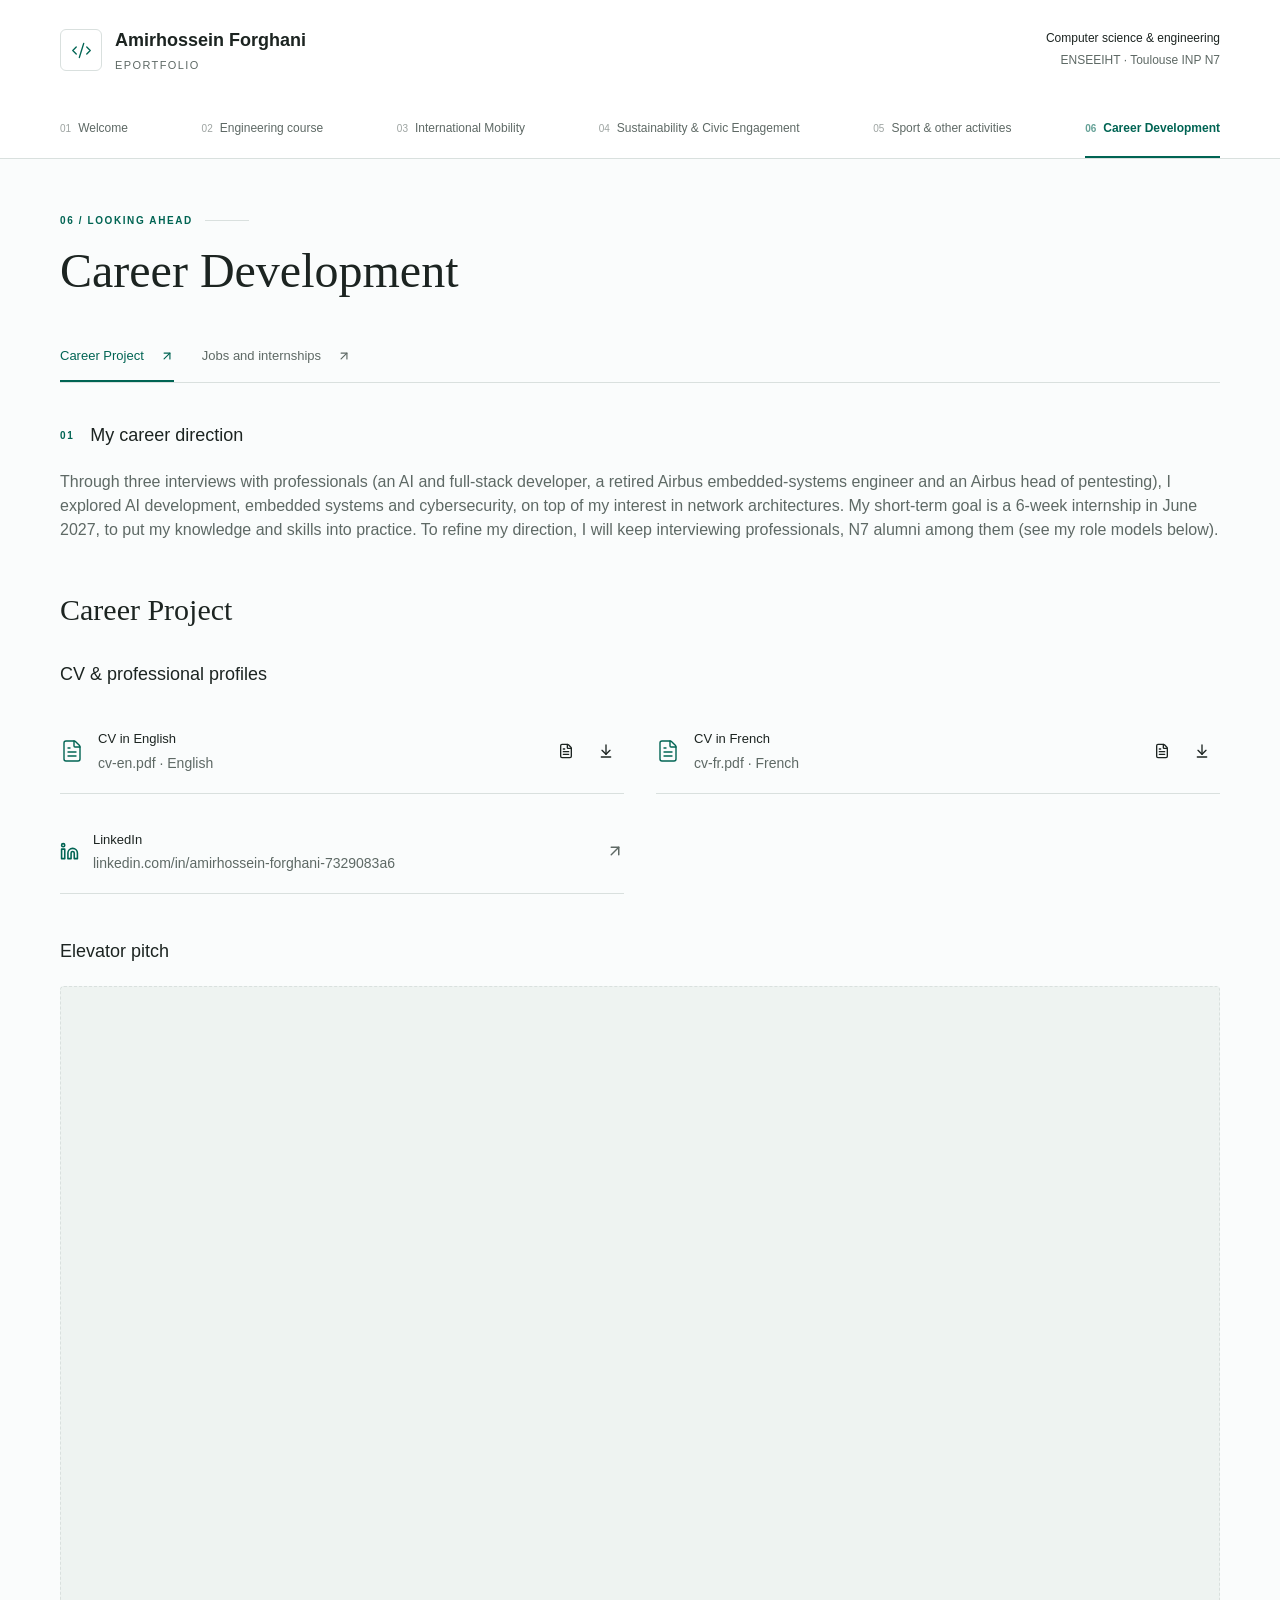
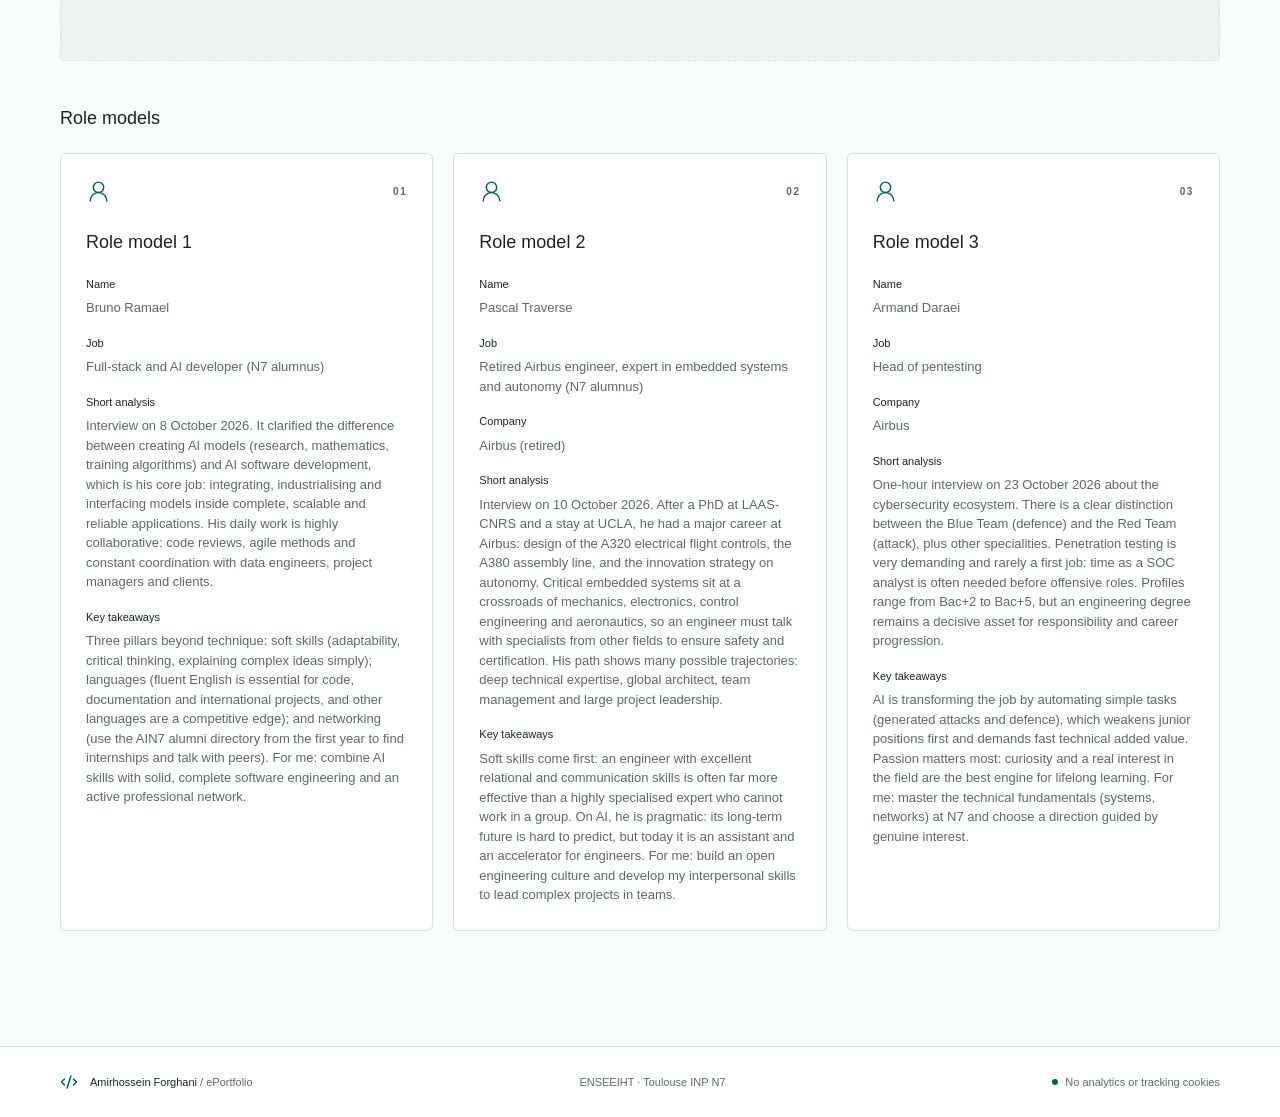
<file: career.html>
<!DOCTYPE html>
<html lang="en">
  <head>
    <meta charset="utf-8" />
    <meta name="viewport" content="width=device-width, initial-scale=1" />
    <link rel="stylesheet" href="styles.css" />
    <title>Career Development | Student ePortfolio · ENSEEIHT</title>
    <meta
      name="description"
      content="Career project, bilingual CVs, role models and internships."
    />
    <meta property="og:title" content="Career Development | Student ePortfolio" />
    <meta
      property="og:description"
      content="Career project, bilingual CVs, role models and internships."
    />
    <meta property="og:type" content="website" />
    <meta name="twitter:card" content="summary" />
    <link rel="icon" href="favicon.ico" type="image/x-icon" />
  </head>
  <body>
    <!--$-->
    <div class="min-h-screen flex flex-col bg-background text-foreground">
      <header class="site-header">
        <div class="header-top page-width">
          <a class="brand" href="index.html"
            ><span class="brand-icon"
              ><svg
                xmlns="http://www.w3.org/2000/svg"
                width="21"
                height="21"
                viewBox="0 0 24 24"
                fill="none"
                stroke="currentColor"
                stroke-width="1.5"
                stroke-linecap="round"
                stroke-linejoin="round"
                class="lucide lucide-code-xml"
                aria-hidden="true"
              >
                <path d="m18 16 4-4-4-4"></path>
                <path d="m6 8-4 4 4 4"></path>
                <path d="m14.5 4-5 16"></path></svg></span
            ><span>Amirhossein Forghani<span class="brand-subtitle">ePortfolio</span></span></a
          >
          <div class="school-label">
            Computer science &amp; engineering<span>ENSEEIHT · Toulouse INP N7</span>
          </div>
          <button
            class="inline-flex items-center justify-center gap-2 whitespace-nowrap rounded-md text-sm font-medium cursor-pointer transition-colors focus-visible:outline-none focus-visible:ring-1 focus-visible:ring-ring disabled:pointer-events-none disabled:opacity-50 disabled:cursor-not-allowed [&amp;_svg]:pointer-events-none [&amp;_svg]:size-4 [&amp;_svg]:shrink-0 hover:bg-accent hover:text-accent-foreground h-9 w-9 mobile-toggle"
            aria-label="Open navigation"
            aria-expanded="false"
          >
            <svg
              xmlns="http://www.w3.org/2000/svg"
              width="24"
              height="24"
              viewBox="0 0 24 24"
              fill="none"
              stroke="currentColor"
              stroke-width="2"
              stroke-linecap="round"
              stroke-linejoin="round"
              class="lucide lucide-menu"
              aria-hidden="true"
            >
              <path d="M4 5h16"></path>
              <path d="M4 12h16"></path>
              <path d="M4 19h16"></path>
            </svg>
          </button>
        </div>
        <nav aria-label="Main navigation" class="main-nav page-width">
          <a class="nav-link" href="index.html"><span>01</span>Welcome</a
          ><a class="nav-link" href="engineering.html"><span>02</span>Engineering course</a
          ><a class="nav-link" href="mobility.html"><span>03</span>International Mobility</a
          ><a class="nav-link" href="sustainability.html"
            ><span>04</span>Sustainability &amp; Civic Engagement</a
          ><a class="nav-link" href="sport.html"><span>05</span>Sport &amp; other activities</a
          ><a
            class="nav-link is-active active"
            href="career.html"
            data-status="active"
            aria-current="page"
            ><span>06</span>Career Development</a
          >
        </nav>
      </header>
      <main class="page-width flex-1">
        <div class="page-heading">
          <div class="flex items-center gap-3">
            <span class="eyebrow text-primary">06 / Looking ahead</span
            ><span class="heading-line"></span>
          </div>
          <h1>Career Development</h1>
        </div>
        <nav class="sub-nav" aria-label="Section navigation">
          <a class="is-active" href="career.html" data-status="active" aria-current="page"
            >Career Project<svg
              xmlns="http://www.w3.org/2000/svg"
              width="14"
              height="14"
              viewBox="0 0 24 24"
              fill="none"
              stroke="currentColor"
              stroke-width="2"
              stroke-linecap="round"
              stroke-linejoin="round"
              class="lucide lucide-arrow-up-right"
              aria-hidden="true"
            >
              <path d="M7 7h10v10"></path>
              <path d="M7 17 17 7"></path></svg></a
          ><a href="career-internships.html"
            >Jobs and internships<svg
              xmlns="http://www.w3.org/2000/svg"
              width="14"
              height="14"
              viewBox="0 0 24 24"
              fill="none"
              stroke="currentColor"
              stroke-width="2"
              stroke-linecap="round"
              stroke-linejoin="round"
              class="lucide lucide-arrow-up-right"
              aria-hidden="true"
            >
              <path d="M7 7h10v10"></path>
              <path d="M7 17 17 7"></path></svg
          ></a>
        </nav>
        <div class="page-content">
          <section class="content-section">
            <div class="section-heading">
              <span class="eyebrow text-primary">01</span>
              <h2 class="section-title">My career direction</h2>
            </div>
            <p class="text-muted-foreground">
              Through three interviews with professionals (an AI and full-stack developer, a retired
              Airbus embedded-systems engineer and an Airbus head of pentesting), I explored AI
              development, embedded systems and cybersecurity, on top of my interest in network
              architectures. My short-term goal is a 6-week internship in June 2027, to put my
              knowledge and skills into practice. To refine my direction, I will keep interviewing
              professionals, N7 alumni among them (see my role models below).
            </p>
          </section>
          <h2 class="career-title">Career Project</h2>
          <section class="content-section">
            <div class="section-heading">
              <h2 class="section-title">CV &amp; professional profiles</h2>
            </div>
            <div class="grid md:grid-cols-2 gap-x-8 gap-y-4">
              <div class="file-slot">
                <svg
                  xmlns="http://www.w3.org/2000/svg"
                  width="24"
                  height="24"
                  viewBox="0 0 24 24"
                  fill="none"
                  stroke="currentColor"
                  stroke-width="1.4"
                  stroke-linecap="round"
                  stroke-linejoin="round"
                  class="lucide lucide-file-text text-primary"
                  aria-hidden="true"
                >
                  <path
                    d="M6 22a2 2 0 0 1-2-2V4a2 2 0 0 1 2-2h8a2.4 2.4 0 0 1 1.704.706l3.588 3.588A2.4 2.4 0 0 1 20 8v12a2 2 0 0 1-2 2z"
                  ></path>
                  <path d="M14 2v5a1 1 0 0 0 1 1h5"></path>
                  <path d="M10 9H8"></path>
                  <path d="M16 13H8"></path>
                  <path d="M16 17H8"></path>
                </svg>
                <div class="flex-1 min-w-0">
                  <h3 class="font-medium">CV in English</h3>
                  <p class="mt-1 text-sm text-muted-foreground">cv-en.pdf · English</p>
                </div>
                <div class="flex gap-1">
                  <a
                    href="cv-en.pdf"
                    target="_blank"
                    rel="noopener"
                    class="inline-flex items-center justify-center gap-2 whitespace-nowrap rounded-md text-sm font-medium cursor-pointer transition-colors focus-visible:outline-none focus-visible:ring-1 focus-visible:ring-ring disabled:pointer-events-none disabled:opacity-50 disabled:cursor-not-allowed [&amp;_svg]:pointer-events-none [&amp;_svg]:size-4 [&amp;_svg]:shrink-0 hover:bg-accent hover:text-accent-foreground h-9 w-9"
                    aria-label="View CV in English"
                    title="View CV in English"
                    ><svg
                      xmlns="http://www.w3.org/2000/svg"
                      width="24"
                      height="24"
                      viewBox="0 0 24 24"
                      fill="none"
                      stroke="currentColor"
                      stroke-width="2"
                      stroke-linecap="round"
                      stroke-linejoin="round"
                      class="lucide lucide-file-text"
                      aria-hidden="true"
                    >
                      <path
                        d="M6 22a2 2 0 0 1-2-2V4a2 2 0 0 1 2-2h8a2.4 2.4 0 0 1 1.704.706l3.588 3.588A2.4 2.4 0 0 1 20 8v12a2 2 0 0 1-2 2z"
                      ></path>
                      <path d="M14 2v5a1 1 0 0 0 1 1h5"></path>
                      <path d="M10 9H8"></path>
                      <path d="M16 13H8"></path>
                      <path d="M16 17H8"></path></svg></a
                  ><a
                    href="cv-en.pdf"
                    download
                    class="inline-flex items-center justify-center gap-2 whitespace-nowrap rounded-md text-sm font-medium cursor-pointer transition-colors focus-visible:outline-none focus-visible:ring-1 focus-visible:ring-ring disabled:pointer-events-none disabled:opacity-50 disabled:cursor-not-allowed [&amp;_svg]:pointer-events-none [&amp;_svg]:size-4 [&amp;_svg]:shrink-0 hover:bg-accent hover:text-accent-foreground h-9 w-9"
                    aria-label="Download CV in English"
                    title="Download CV in English"
                    ><svg
                      xmlns="http://www.w3.org/2000/svg"
                      width="24"
                      height="24"
                      viewBox="0 0 24 24"
                      fill="none"
                      stroke="currentColor"
                      stroke-width="2"
                      stroke-linecap="round"
                      stroke-linejoin="round"
                      class="lucide lucide-arrow-down-to-line"
                      aria-hidden="true"
                    >
                      <path d="M12 17V3"></path>
                      <path d="m6 11 6 6 6-6"></path>
                      <path d="M19 21H5"></path></svg
                  ></a>
                </div>
              </div>
              <div class="file-slot">
                <svg
                  xmlns="http://www.w3.org/2000/svg"
                  width="24"
                  height="24"
                  viewBox="0 0 24 24"
                  fill="none"
                  stroke="currentColor"
                  stroke-width="1.4"
                  stroke-linecap="round"
                  stroke-linejoin="round"
                  class="lucide lucide-file-text text-primary"
                  aria-hidden="true"
                >
                  <path
                    d="M6 22a2 2 0 0 1-2-2V4a2 2 0 0 1 2-2h8a2.4 2.4 0 0 1 1.704.706l3.588 3.588A2.4 2.4 0 0 1 20 8v12a2 2 0 0 1-2 2z"
                  ></path>
                  <path d="M14 2v5a1 1 0 0 0 1 1h5"></path>
                  <path d="M10 9H8"></path>
                  <path d="M16 13H8"></path>
                  <path d="M16 17H8"></path>
                </svg>
                <div class="flex-1 min-w-0">
                  <h3 class="font-medium">CV in French</h3>
                  <p class="mt-1 text-sm text-muted-foreground">cv-fr.pdf · French</p>
                </div>
                <div class="flex gap-1">
                  <a
                    href="cv-fr.pdf"
                    target="_blank"
                    rel="noopener"
                    class="inline-flex items-center justify-center gap-2 whitespace-nowrap rounded-md text-sm font-medium cursor-pointer transition-colors focus-visible:outline-none focus-visible:ring-1 focus-visible:ring-ring disabled:pointer-events-none disabled:opacity-50 disabled:cursor-not-allowed [&amp;_svg]:pointer-events-none [&amp;_svg]:size-4 [&amp;_svg]:shrink-0 hover:bg-accent hover:text-accent-foreground h-9 w-9"
                    aria-label="View CV in French"
                    title="View CV in French"
                    ><svg
                      xmlns="http://www.w3.org/2000/svg"
                      width="24"
                      height="24"
                      viewBox="0 0 24 24"
                      fill="none"
                      stroke="currentColor"
                      stroke-width="2"
                      stroke-linecap="round"
                      stroke-linejoin="round"
                      class="lucide lucide-file-text"
                      aria-hidden="true"
                    >
                      <path
                        d="M6 22a2 2 0 0 1-2-2V4a2 2 0 0 1 2-2h8a2.4 2.4 0 0 1 1.704.706l3.588 3.588A2.4 2.4 0 0 1 20 8v12a2 2 0 0 1-2 2z"
                      ></path>
                      <path d="M14 2v5a1 1 0 0 0 1 1h5"></path>
                      <path d="M10 9H8"></path>
                      <path d="M16 13H8"></path>
                      <path d="M16 17H8"></path></svg></a
                  ><a
                    href="cv-fr.pdf"
                    download
                    class="inline-flex items-center justify-center gap-2 whitespace-nowrap rounded-md text-sm font-medium cursor-pointer transition-colors focus-visible:outline-none focus-visible:ring-1 focus-visible:ring-ring disabled:pointer-events-none disabled:opacity-50 disabled:cursor-not-allowed [&amp;_svg]:pointer-events-none [&amp;_svg]:size-4 [&amp;_svg]:shrink-0 hover:bg-accent hover:text-accent-foreground h-9 w-9"
                    aria-label="Download CV in French"
                    title="Download CV in French"
                    ><svg
                      xmlns="http://www.w3.org/2000/svg"
                      width="24"
                      height="24"
                      viewBox="0 0 24 24"
                      fill="none"
                      stroke="currentColor"
                      stroke-width="2"
                      stroke-linecap="round"
                      stroke-linejoin="round"
                      class="lucide lucide-arrow-down-to-line"
                      aria-hidden="true"
                    >
                      <path d="M12 17V3"></path>
                      <path d="m6 11 6 6 6-6"></path>
                      <path d="M19 21H5"></path></svg
                  ></a>
                </div>
              </div>
              <a
                class="link-slot"
                href="https://www.linkedin.com/in/amirhossein-forghani-7329083a6"
                target="_blank"
                rel="noopener"
                ><svg
                  xmlns="http://www.w3.org/2000/svg"
                  width="19"
                  height="19"
                  viewBox="0 0 24 24"
                  fill="none"
                  stroke="currentColor"
                  stroke-width="2"
                  stroke-linecap="round"
                  stroke-linejoin="round"
                  class="lucide lucide-linkedin text-primary shrink-0"
                  aria-hidden="true"
                >
                  <path
                    d="M16 8a6 6 0 0 1 6 6v7h-4v-7a2 2 0 0 0-2-2 2 2 0 0 0-2 2v7h-4v-7a6 6 0 0 1 6-6z"
                  ></path>
                  <rect width="4" height="12" x="2" y="9"></rect>
                  <circle cx="4" cy="4" r="2"></circle>
                </svg>
                <div class="flex-1">
                  <h3 class="font-medium">LinkedIn<!-- --></h3>
                  <p class="text-sm text-muted-foreground mt-1">
                    linkedin.com/in/amirhossein-forghani-7329083a6
                  </p>
                </div>
                <svg
                  xmlns="http://www.w3.org/2000/svg"
                  width="18"
                  height="18"
                  viewBox="0 0 24 24"
                  fill="none"
                  stroke="currentColor"
                  stroke-width="2"
                  stroke-linecap="round"
                  stroke-linejoin="round"
                  class="lucide lucide-arrow-up-right text-muted-foreground"
                  aria-hidden="true"
                >
                  <path d="M7 7h10v10"></path>
                  <path d="M7 17 17 7"></path></svg
              ></a>
            </div>
          </section>
          <section class="content-section">
            <div class="section-heading">
              <h2 class="section-title">Elevator pitch</h2>
            </div>
            <div class="video-slot">
  <iframe
    src="https://www.youtube-nocookie.com/embed/m85W68ggML4"
    title="Elevator pitch"
    allow="accelerometer; autoplay; clipboard-write; encrypted-media; gyroscope; picture-in-picture; web-share"
    referrerpolicy="strict-origin-when-cross-origin"
    allowfullscreen
    style="aspect-ratio: 16 / 9; width: 100%; border: 0; border-radius: 4px;"
  ></iframe>
</div>
          </section>
          <section class="content-section">
            <div class="section-heading">
              <h2 class="section-title">Role models</h2>
            </div>
            <div class="grid gap-5 lg:grid-cols-3">
              <article class="portfolio-card" id="role-model-1">
                <div class="flex justify-between items-center mb-6">
                  <svg
                    xmlns="http://www.w3.org/2000/svg"
                    width="25"
                    height="25"
                    viewBox="0 0 24 24"
                    fill="none"
                    stroke="currentColor"
                    stroke-width="1.4"
                    stroke-linecap="round"
                    stroke-linejoin="round"
                    class="lucide lucide-user-round text-primary"
                    aria-hidden="true"
                  >
                    <circle cx="12" cy="8" r="5"></circle>
                    <path d="M20 21a8 8 0 0 0-16 0"></path></svg
                  ><span class="eyebrow text-muted-foreground">0<!-- -->1</span>
                </div>
                <h3 class="text-lg font-medium mb-5">
                  Role model
                  <!-- -->1
                </h3>
                <dl>
                  <div class="field">
                    <dt>Name</dt>
                    <dd>Bruno Ramael</dd>
                  </div>
                  <div class="field">
                    <dt>Job</dt>
                    <dd>Full-stack and AI developer (N7 alumnus)</dd>
                  </div>
                  <div class="field">
                    <dt>Short analysis</dt>
                    <dd>
                      Interview on 8 October 2026. It clarified the difference between creating AI
                      models (research, mathematics, training algorithms) and AI software
                      development, which is his core job: integrating, industrialising and
                      interfacing models inside complete, scalable and reliable applications. His
                      daily work is highly collaborative: code reviews, agile methods and constant
                      coordination with data engineers, project managers and clients.
                    </dd>
                  </div>
                  <div class="field">
                    <dt>Key takeaways</dt>
                    <dd>
                      Three pillars beyond technique: soft skills (adaptability, critical thinking,
                      explaining complex ideas simply); languages (fluent English is essential for
                      code, documentation and international projects, and other languages are a
                      competitive edge); and networking (use the AIN7 alumni directory from the
                      first year to find internships and talk with peers). For me: combine AI skills
                      with solid, complete software engineering and an active professional network.
                    </dd>
                  </div>
                </dl>
              </article>
              <article class="portfolio-card" id="role-model-2">
                <div class="flex justify-between items-center mb-6">
                  <svg
                    xmlns="http://www.w3.org/2000/svg"
                    width="25"
                    height="25"
                    viewBox="0 0 24 24"
                    fill="none"
                    stroke="currentColor"
                    stroke-width="1.4"
                    stroke-linecap="round"
                    stroke-linejoin="round"
                    class="lucide lucide-user-round text-primary"
                    aria-hidden="true"
                  >
                    <circle cx="12" cy="8" r="5"></circle>
                    <path d="M20 21a8 8 0 0 0-16 0"></path></svg
                  ><span class="eyebrow text-muted-foreground">0<!-- -->2</span>
                </div>
                <h3 class="text-lg font-medium mb-5">
                  Role model
                  <!-- -->2
                </h3>
                <dl>
                  <div class="field">
                    <dt>Name</dt>
                    <dd>Pascal Traverse</dd>
                  </div>
                  <div class="field">
                    <dt>Job</dt>
                    <dd>
                      Retired Airbus engineer, expert in embedded systems and autonomy (N7 alumnus)
                    </dd>
                  </div>
                  <div class="field">
                    <dt>Company</dt>
                    <dd>Airbus (retired)</dd>
                  </div>
                  <div class="field">
                    <dt>Short analysis</dt>
                    <dd>
                      Interview on 10 October 2026. After a PhD at LAAS-CNRS and a stay at UCLA, he
                      had a major career at Airbus: design of the A320 electrical flight controls,
                      the A380 assembly line, and the innovation strategy on autonomy. Critical
                      embedded systems sit at a crossroads of mechanics, electronics, control
                      engineering and aeronautics, so an engineer must talk with specialists from
                      other fields to ensure safety and certification. His path shows many possible
                      trajectories: deep technical expertise, global architect, team management and
                      large project leadership.
                    </dd>
                  </div>
                  <div class="field">
                    <dt>Key takeaways</dt>
                    <dd>
                      Soft skills come first: an engineer with excellent relational and
                      communication skills is often far more effective than a highly specialised
                      expert who cannot work in a group. On AI, he is pragmatic: its long-term
                      future is hard to predict, but today it is an assistant and an accelerator for
                      engineers. For me: build an open engineering culture and develop my
                      interpersonal skills to lead complex projects in teams.
                    </dd>
                  </div>
                </dl>
              </article>
              <article class="portfolio-card" id="role-model-3">
                <div class="flex justify-between items-center mb-6">
                  <svg
                    xmlns="http://www.w3.org/2000/svg"
                    width="25"
                    height="25"
                    viewBox="0 0 24 24"
                    fill="none"
                    stroke="currentColor"
                    stroke-width="1.4"
                    stroke-linecap="round"
                    stroke-linejoin="round"
                    class="lucide lucide-user-round text-primary"
                    aria-hidden="true"
                  >
                    <circle cx="12" cy="8" r="5"></circle>
                    <path d="M20 21a8 8 0 0 0-16 0"></path></svg
                  ><span class="eyebrow text-muted-foreground">0<!-- -->3</span>
                </div>
                <h3 class="text-lg font-medium mb-5">
                  Role model
                  <!-- -->3
                </h3>
                <dl>
                  <div class="field">
                    <dt>Name</dt>
                    <dd>Armand Daraei</dd>
                  </div>
                  <div class="field">
                    <dt>Job</dt>
                    <dd>Head of pentesting</dd>
                  </div>
                  <div class="field">
                    <dt>Company</dt>
                    <dd>Airbus</dd>
                  </div>
                  <div class="field">
                    <dt>Short analysis</dt>
                    <dd>
                      One-hour interview on 23 October 2026 about the cybersecurity ecosystem. There
                      is a clear distinction between the Blue Team (defence) and the Red Team
                      (attack), plus other specialities. Penetration testing is very demanding and
                      rarely a first job: time as a SOC analyst is often needed before offensive
                      roles. Profiles range from Bac+2 to Bac+5, but an engineering degree remains a
                      decisive asset for responsibility and career progression.
                    </dd>
                  </div>
                  <div class="field">
                    <dt>Key takeaways</dt>
                    <dd>
                      AI is transforming the job by automating simple tasks (generated attacks and
                      defence), which weakens junior positions first and demands fast technical
                      added value. Passion matters most: curiosity and a real interest in the field
                      are the best engine for lifelong learning. For me: master the technical
                      fundamentals (systems, networks) at N7 and choose a direction guided by
                      genuine interest.
                    </dd>
                  </div>
                </dl>
              </article>
            </div>
          </section>
        </div>
      </main>
      <footer class="site-footer">
        <div class="page-width flex flex-wrap items-center justify-between gap-4">
          <div class="flex items-center gap-3">
            <svg
              xmlns="http://www.w3.org/2000/svg"
              width="18"
              height="18"
              viewBox="0 0 24 24"
              fill="none"
              stroke="currentColor"
              stroke-width="2"
              stroke-linecap="round"
              stroke-linejoin="round"
              class="lucide lucide-code-xml text-primary"
              aria-hidden="true"
            >
              <path d="m18 16 4-4-4-4"></path>
              <path d="m6 8-4 4 4 4"></path>
              <path d="m14.5 4-5 16"></path></svg
            ><span
              >Amirhossein Forghani <span class="text-muted-foreground">/ ePortfolio</span></span
            >
          </div>
          <span class="text-muted-foreground">ENSEEIHT · Toulouse INP N7</span
          ><span class="privacy-note"><span></span> No analytics or tracking cookies</span>
        </div>
      </footer>
    </div>
    <!--/$-->
    <script>
      (function(){
        var btn = document.querySelector('.mobile-toggle');
        var nav = document.querySelector('.main-nav');
        if (btn && nav) btn.addEventListener('click', function(){
          var open = nav.classList.toggle('is-open');
          btn.setAttribute('aria-expanded', open ? 'true' : 'false');
          btn.setAttribute('aria-label', open ? 'Close navigation' : 'Open navigation');
        });
      })();
    </script>
  </body>
</html>
</file>
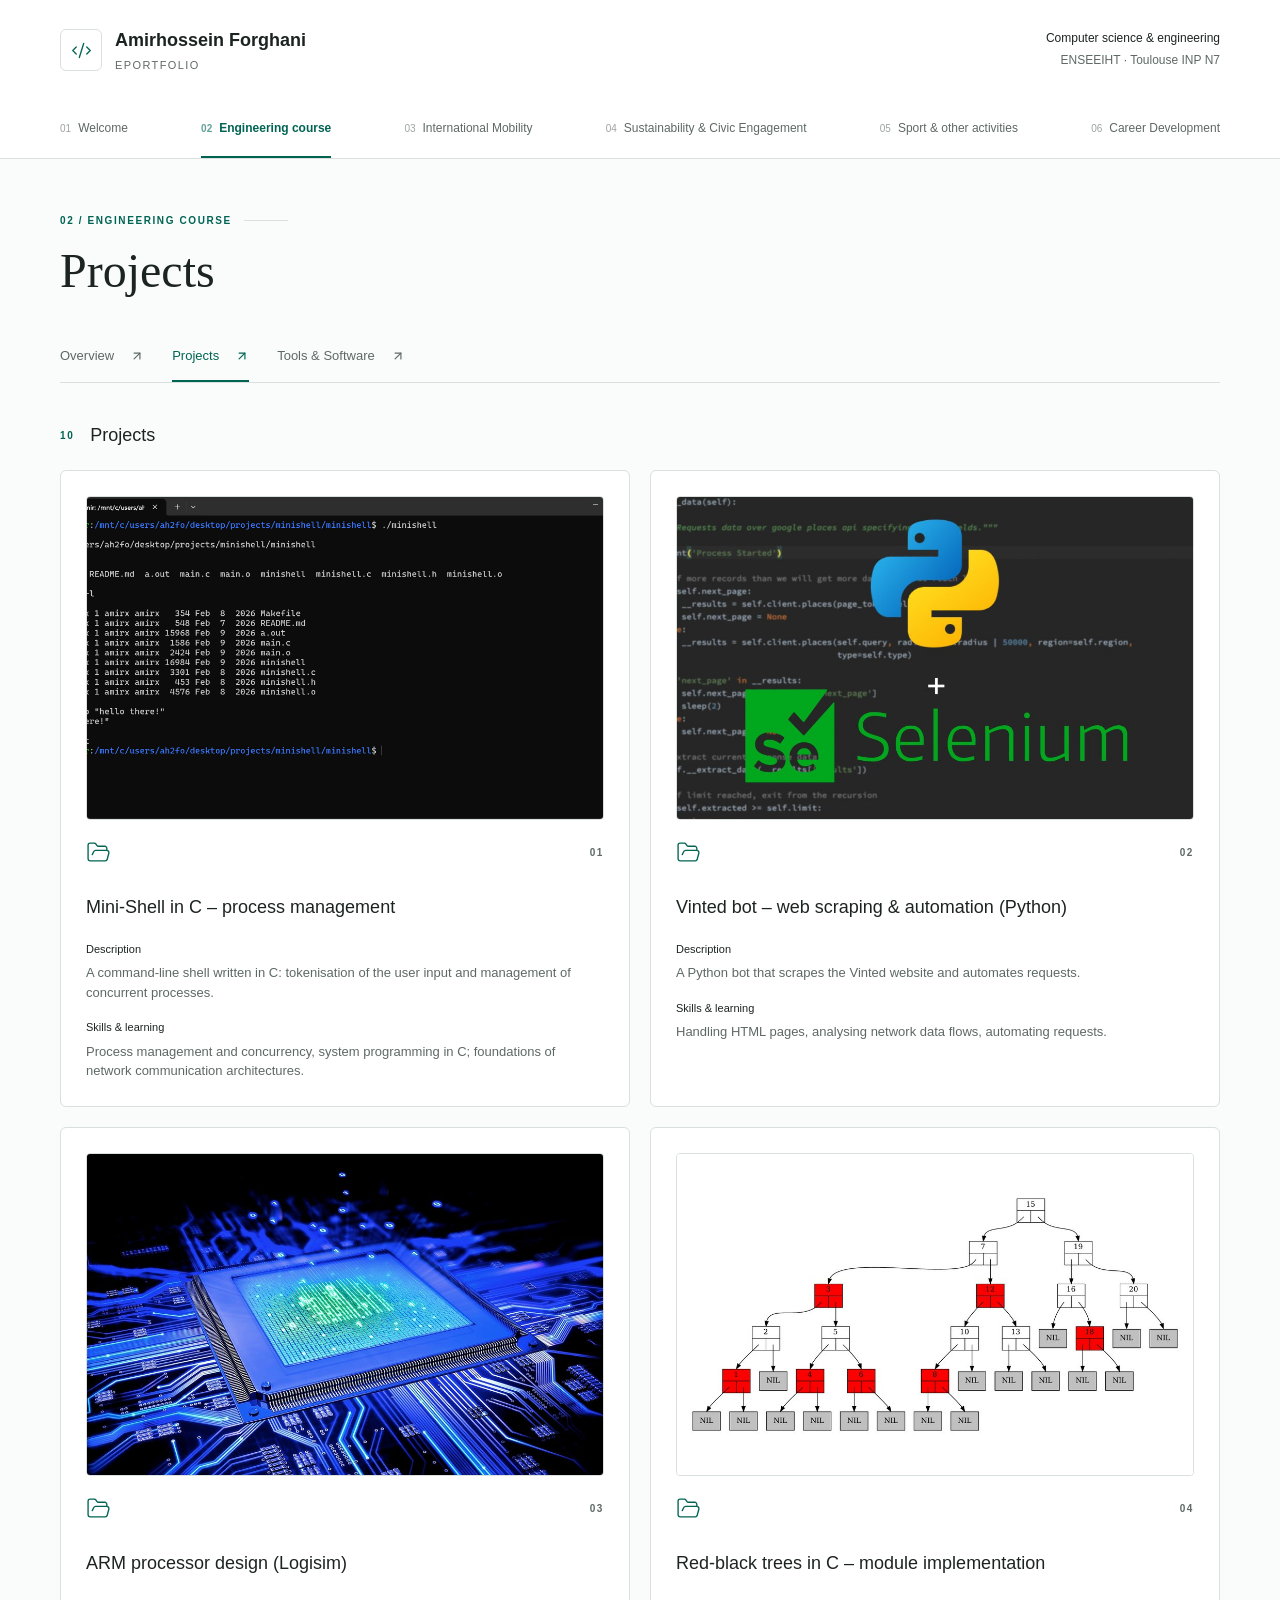
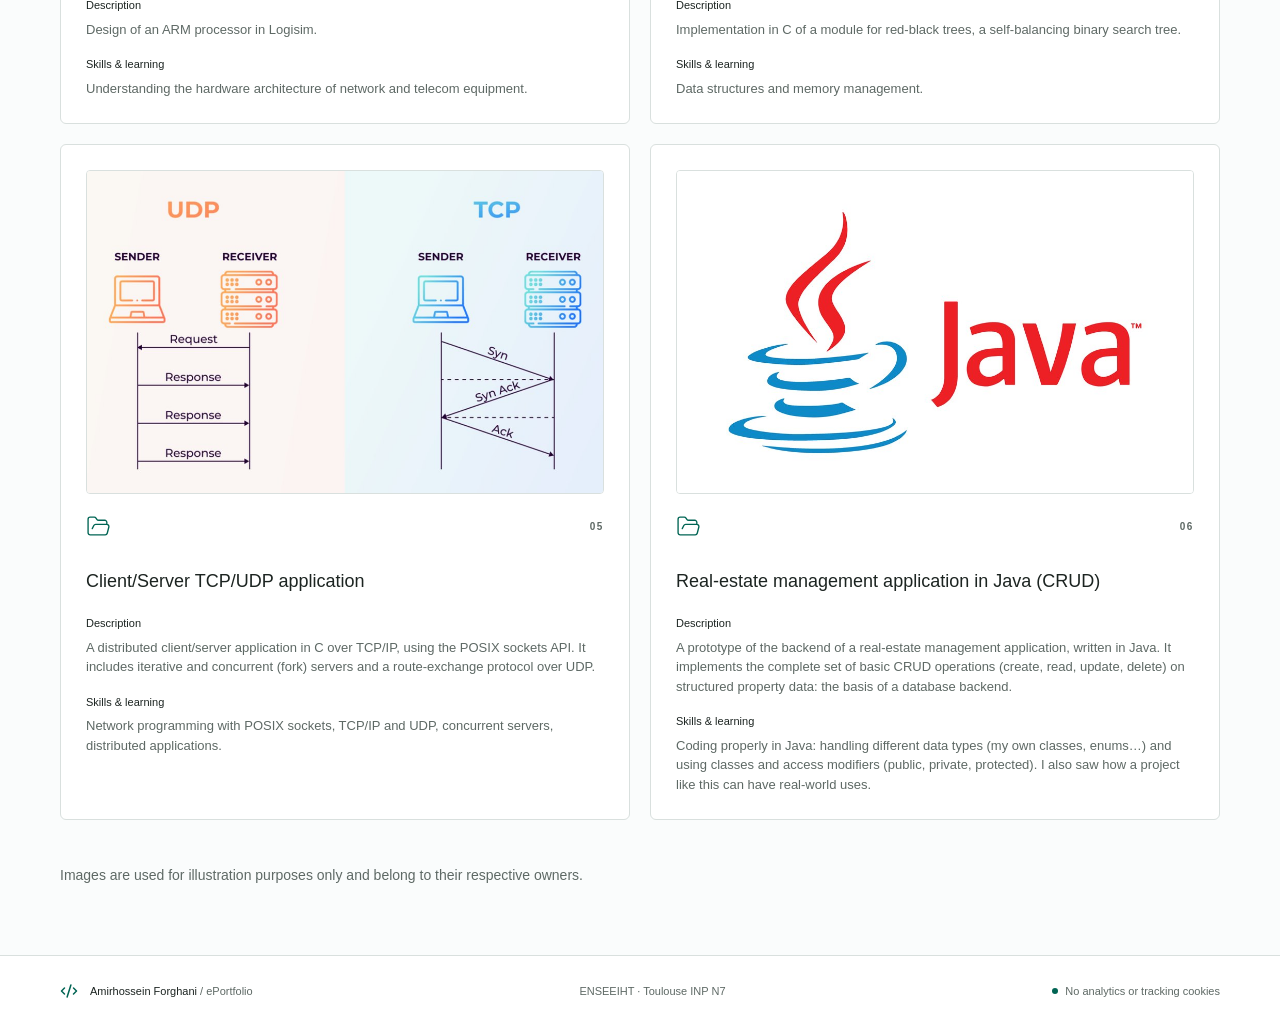
<file: engineering-projects.html>
<!DOCTYPE html>
<html lang="en">
  <head>
    <meta charset="utf-8" />
    <meta name="viewport" content="width=device-width, initial-scale=1" />
    <link rel="stylesheet" href="styles.css" />
    <title>Projects | Student ePortfolio · ENSEEIHT</title>
    <meta
      name="description"
      content="Projects in a student ePortfolio at ENSEEIHT, Toulouse INP N7."
    />
    <meta property="og:title" content="Projects | Student ePortfolio" />
    <meta
      property="og:description"
      content="Projects in a student ePortfolio at ENSEEIHT, Toulouse INP N7."
    />
    <meta property="og:type" content="website" />
    <meta name="twitter:card" content="summary" />
    <link rel="icon" href="favicon.ico" type="image/x-icon" />
  </head>
  <body>
    <!--$-->
    <div class="min-h-screen flex flex-col bg-background text-foreground">
      <header class="site-header">
        <div class="header-top page-width">
          <a class="brand" href="index.html"
            ><span class="brand-icon"
              ><svg
                xmlns="http://www.w3.org/2000/svg"
                width="21"
                height="21"
                viewBox="0 0 24 24"
                fill="none"
                stroke="currentColor"
                stroke-width="1.5"
                stroke-linecap="round"
                stroke-linejoin="round"
                class="lucide lucide-code-xml"
                aria-hidden="true"
              >
                <path d="m18 16 4-4-4-4"></path>
                <path d="m6 8-4 4 4 4"></path>
                <path d="m14.5 4-5 16"></path></svg></span
            ><span>Amirhossein Forghani<span class="brand-subtitle">ePortfolio</span></span></a
          >
          <div class="school-label">
            Computer science &amp; engineering<span>ENSEEIHT · Toulouse INP N7</span>
          </div>
          <button
            class="inline-flex items-center justify-center gap-2 whitespace-nowrap rounded-md text-sm font-medium cursor-pointer transition-colors focus-visible:outline-none focus-visible:ring-1 focus-visible:ring-ring disabled:pointer-events-none disabled:opacity-50 disabled:cursor-not-allowed [&amp;_svg]:pointer-events-none [&amp;_svg]:size-4 [&amp;_svg]:shrink-0 hover:bg-accent hover:text-accent-foreground h-9 w-9 mobile-toggle"
            aria-label="Open navigation"
            aria-expanded="false"
          >
            <svg
              xmlns="http://www.w3.org/2000/svg"
              width="24"
              height="24"
              viewBox="0 0 24 24"
              fill="none"
              stroke="currentColor"
              stroke-width="2"
              stroke-linecap="round"
              stroke-linejoin="round"
              class="lucide lucide-menu"
              aria-hidden="true"
            >
              <path d="M4 5h16"></path>
              <path d="M4 12h16"></path>
              <path d="M4 19h16"></path>
            </svg>
          </button>
        </div>
        <nav aria-label="Main navigation" class="main-nav page-width">
          <a class="nav-link" href="index.html"><span>01</span>Welcome</a
          ><a
            class="nav-link is-active active"
            href="engineering.html"
            data-status="active"
            aria-current="page"
            ><span>02</span>Engineering course</a
          ><a class="nav-link" href="mobility.html"><span>03</span>International Mobility</a
          ><a class="nav-link" href="sustainability.html"
            ><span>04</span>Sustainability &amp; Civic Engagement</a
          ><a class="nav-link" href="sport.html"><span>05</span>Sport &amp; other activities</a
          ><a class="nav-link" href="career.html"><span>06</span>Career Development</a>
        </nav>
      </header>
      <main class="page-width flex-1">
        <div class="page-heading">
          <div class="flex items-center gap-3">
            <span class="eyebrow text-primary">02 / Engineering course</span
            ><span class="heading-line"></span>
          </div>
          <h1>Projects</h1>
        </div>
        <nav class="sub-nav" aria-label="Section navigation">
          <a href="engineering.html"
            >Overview<svg
              xmlns="http://www.w3.org/2000/svg"
              width="14"
              height="14"
              viewBox="0 0 24 24"
              fill="none"
              stroke="currentColor"
              stroke-width="2"
              stroke-linecap="round"
              stroke-linejoin="round"
              class="lucide lucide-arrow-up-right"
              aria-hidden="true"
            >
              <path d="M7 7h10v10"></path>
              <path d="M7 17 17 7"></path></svg></a
          ><a
            class="is-active"
            href="engineering-projects.html"
            data-status="active"
            aria-current="page"
            >Projects<svg
              xmlns="http://www.w3.org/2000/svg"
              width="14"
              height="14"
              viewBox="0 0 24 24"
              fill="none"
              stroke="currentColor"
              stroke-width="2"
              stroke-linecap="round"
              stroke-linejoin="round"
              class="lucide lucide-arrow-up-right"
              aria-hidden="true"
            >
              <path d="M7 7h10v10"></path>
              <path d="M7 17 17 7"></path></svg></a
          ><a href="engineering-tools.html"
            >Tools &amp; Software<svg
              xmlns="http://www.w3.org/2000/svg"
              width="14"
              height="14"
              viewBox="0 0 24 24"
              fill="none"
              stroke="currentColor"
              stroke-width="2"
              stroke-linecap="round"
              stroke-linejoin="round"
              class="lucide lucide-arrow-up-right"
              aria-hidden="true"
            >
              <path d="M7 7h10v10"></path>
              <path d="M7 17 17 7"></path></svg
          ></a>
        </nav>
        <div class="page-content">
          <section class="content-section">
            <div class="section-heading">
              <span class="eyebrow text-primary">10</span>
              <h2 class="section-title">Projects</h2>
            </div>
            <div class="grid gap-5 md:grid-cols-2">
              <article class="portfolio-card">
                <img
                  src="project-minishell.jpg"
                  alt="Terminal (command prompt) window"
                  style="
                    display: block;
                    width: 100%;
                    aspect-ratio: 8 / 5;
                    object-fit: cover;
                    border-radius: 4px;
                    border: 1px solid var(--border);
                    margin-bottom: 20px;
                  "
                />
                <div class="flex justify-between items-center mb-7">
                  <svg
                    xmlns="http://www.w3.org/2000/svg"
                    width="25"
                    height="25"
                    viewBox="0 0 24 24"
                    fill="none"
                    stroke="currentColor"
                    stroke-width="1.3"
                    stroke-linecap="round"
                    stroke-linejoin="round"
                    class="lucide lucide-folder-open text-primary"
                    aria-hidden="true"
                  >
                    <path
                      d="m6 14 1.5-2.9A2 2 0 0 1 9.24 10H20a2 2 0 0 1 1.94 2.5l-1.54 6a2 2 0 0 1-1.95 1.5H4a2 2 0 0 1-2-2V5a2 2 0 0 1 2-2h3.9a2 2 0 0 1 1.69.9l.81 1.2a2 2 0 0 0 1.67.9H18a2 2 0 0 1 2 2v2"
                    ></path></svg
                  ><span class="eyebrow text-muted-foreground">0<!-- -->1</span>
                </div>
                <h3 class="text-lg font-medium mb-5">Mini-Shell in C – process management</h3>
                <dl>
                  <div class="field">
                    <dt>Description</dt>
                    <dd>
                      A command-line shell written in C: tokenisation of the user input and
                      management of concurrent processes.
                    </dd>
                  </div>
                  <div class="field">
                    <dt>Skills &amp; learning</dt>
                    <dd>
                      Process management and concurrency, system programming in C; foundations of
                      network communication architectures.
                    </dd>
                  </div>
                </dl>
              </article>
              <article class="portfolio-card">
                <img
                  src="project-vinted-bot.jpg"
                  alt="Python and Selenium logos over a Python script"
                  style="
                    display: block;
                    width: 100%;
                    aspect-ratio: 8 / 5;
                    object-fit: cover;
                    border-radius: 4px;
                    border: 1px solid var(--border);
                    margin-bottom: 20px;
                  "
                />
                <div class="flex justify-between items-center mb-7">
                  <svg
                    xmlns="http://www.w3.org/2000/svg"
                    width="25"
                    height="25"
                    viewBox="0 0 24 24"
                    fill="none"
                    stroke="currentColor"
                    stroke-width="1.3"
                    stroke-linecap="round"
                    stroke-linejoin="round"
                    class="lucide lucide-folder-open text-primary"
                    aria-hidden="true"
                  >
                    <path
                      d="m6 14 1.5-2.9A2 2 0 0 1 9.24 10H20a2 2 0 0 1 1.94 2.5l-1.54 6a2 2 0 0 1-1.95 1.5H4a2 2 0 0 1-2-2V5a2 2 0 0 1 2-2h3.9a2 2 0 0 1 1.69.9l.81 1.2a2 2 0 0 0 1.67.9H18a2 2 0 0 1 2 2v2"
                    ></path></svg
                  ><span class="eyebrow text-muted-foreground">0<!-- -->2</span>
                </div>
                <h3 class="text-lg font-medium mb-5">
                  Vinted bot – web scraping &amp; automation (Python)
                </h3>
                <dl>
                  <div class="field">
                    <dt>Description</dt>
                    <dd>A Python bot that scrapes the Vinted website and automates requests.</dd>
                  </div>
                  <div class="field">
                    <dt>Skills &amp; learning</dt>
                    <dd>Handling HTML pages, analysing network data flows, automating requests.</dd>
                  </div>
                </dl>
              </article>
              <article class="portfolio-card">
                <img
                  src="project-arm-processor.jpg"
                  alt="Illustration of a microprocessor on a circuit board"
                  style="
                    display: block;
                    width: 100%;
                    aspect-ratio: 8 / 5;
                    object-fit: cover;
                    border-radius: 4px;
                    border: 1px solid var(--border);
                    margin-bottom: 20px;
                  "
                />
                <div class="flex justify-between items-center mb-7">
                  <svg
                    xmlns="http://www.w3.org/2000/svg"
                    width="25"
                    height="25"
                    viewBox="0 0 24 24"
                    fill="none"
                    stroke="currentColor"
                    stroke-width="1.3"
                    stroke-linecap="round"
                    stroke-linejoin="round"
                    class="lucide lucide-folder-open text-primary"
                    aria-hidden="true"
                  >
                    <path
                      d="m6 14 1.5-2.9A2 2 0 0 1 9.24 10H20a2 2 0 0 1 1.94 2.5l-1.54 6a2 2 0 0 1-1.95 1.5H4a2 2 0 0 1-2-2V5a2 2 0 0 1 2-2h3.9a2 2 0 0 1 1.69.9l.81 1.2a2 2 0 0 0 1.67.9H18a2 2 0 0 1 2 2v2"
                    ></path></svg
                  ><span class="eyebrow text-muted-foreground">0<!-- -->3</span>
                </div>
                <h3 class="text-lg font-medium mb-5">ARM processor design (Logisim)</h3>
                <dl>
                  <div class="field">
                    <dt>Description</dt>
                    <dd>Design of an ARM processor in Logisim.</dd>
                  </div>
                  <div class="field">
                    <dt>Skills &amp; learning</dt>
                    <dd>
                      Understanding the hardware architecture of network and telecom equipment.
                    </dd>
                  </div>
                </dl>
              </article>
              <article class="portfolio-card">
                <img
                  src="project-rbtree.jpg"
                  alt="Red-black tree diagram: red and black nodes with NIL leaves"
                  style="
                    display: block;
                    width: 100%;
                    aspect-ratio: 8 / 5;
                    object-fit: cover;
                    border-radius: 4px;
                    border: 1px solid var(--border);
                    margin-bottom: 20px;
                  "
                />
                <div class="flex justify-between items-center mb-7">
                  <svg
                    xmlns="http://www.w3.org/2000/svg"
                    width="25"
                    height="25"
                    viewBox="0 0 24 24"
                    fill="none"
                    stroke="currentColor"
                    stroke-width="1.3"
                    stroke-linecap="round"
                    stroke-linejoin="round"
                    class="lucide lucide-folder-open text-primary"
                    aria-hidden="true"
                  >
                    <path
                      d="m6 14 1.5-2.9A2 2 0 0 1 9.24 10H20a2 2 0 0 1 1.94 2.5l-1.54 6a2 2 0 0 1-1.95 1.5H4a2 2 0 0 1-2-2V5a2 2 0 0 1 2-2h3.9a2 2 0 0 1 1.69.9l.81 1.2a2 2 0 0 0 1.67.9H18a2 2 0 0 1 2 2v2"
                    ></path></svg
                  ><span class="eyebrow text-muted-foreground">0<!-- -->4</span>
                </div>
                <h3 class="text-lg font-medium mb-5">
                  Red-black trees in C – module implementation
                </h3>
                <dl>
                  <div class="field">
                    <dt>Description</dt>
                    <dd>
                      Implementation in C of a module for red-black trees, a self-balancing binary
                      search tree.
                    </dd>
                  </div>
                  <div class="field">
                    <dt>Skills &amp; learning</dt>
                    <dd>Data structures and memory management.</dd>
                  </div>
                </dl>
              </article>
              <article class="portfolio-card">
                <img
                  src="project-tcp-udp.jpg"
                  alt="Diagram comparing the UDP and TCP exchanges between a sender and a receiver"
                  style="
                    display: block;
                    width: 100%;
                    aspect-ratio: 8 / 5;
                    object-fit: cover;
                    border-radius: 4px;
                    border: 1px solid var(--border);
                    margin-bottom: 20px;
                  "
                />
                <div class="flex justify-between items-center mb-7">
                  <svg
                    xmlns="http://www.w3.org/2000/svg"
                    width="25"
                    height="25"
                    viewBox="0 0 24 24"
                    fill="none"
                    stroke="currentColor"
                    stroke-width="1.3"
                    stroke-linecap="round"
                    stroke-linejoin="round"
                    class="lucide lucide-folder-open text-primary"
                    aria-hidden="true"
                  >
                    <path
                      d="m6 14 1.5-2.9A2 2 0 0 1 9.24 10H20a2 2 0 0 1 1.94 2.5l-1.54 6a2 2 0 0 1-1.95 1.5H4a2 2 0 0 1-2-2V5a2 2 0 0 1 2-2h3.9a2 2 0 0 1 1.69.9l.81 1.2a2 2 0 0 0 1.67.9H18a2 2 0 0 1 2 2v2"
                    ></path></svg
                  ><span class="eyebrow text-muted-foreground">0<!-- -->5</span>
                </div>
                <h3 class="text-lg font-medium mb-5">Client/Server TCP/UDP application</h3>
                <dl>
                  <div class="field">
                    <dt>Description</dt>
                    <dd>
                      A distributed client/server application in C over TCP/IP, using the POSIX
                      sockets API. It includes iterative and concurrent (fork) servers and a
                      route-exchange protocol over UDP.
                    </dd>
                  </div>
                  <div class="field">
                    <dt>Skills &amp; learning</dt>
                    <dd>
                      Network programming with POSIX sockets, TCP/IP and UDP, concurrent servers,
                      distributed applications.
                    </dd>
                  </div>
                </dl>
              </article>
              <article class="portfolio-card">
                <img
                  src="project-real-estate.jpg"
                  alt="Java logo"
                  style="
                    display: block;
                    width: 100%;
                    aspect-ratio: 8 / 5;
                    object-fit: cover;
                    border-radius: 4px;
                    border: 1px solid var(--border);
                    margin-bottom: 20px;
                  "
                />
                <div class="flex justify-between items-center mb-7">
                  <svg
                    xmlns="http://www.w3.org/2000/svg"
                    width="25"
                    height="25"
                    viewBox="0 0 24 24"
                    fill="none"
                    stroke="currentColor"
                    stroke-width="1.3"
                    stroke-linecap="round"
                    stroke-linejoin="round"
                    class="lucide lucide-folder-open text-primary"
                    aria-hidden="true"
                  >
                    <path
                      d="m6 14 1.5-2.9A2 2 0 0 1 9.24 10H20a2 2 0 0 1 1.94 2.5l-1.54 6a2 2 0 0 1-1.95 1.5H4a2 2 0 0 1-2-2V5a2 2 0 0 1 2-2h3.9a2 2 0 0 1 1.69.9l.81 1.2a2 2 0 0 0 1.67.9H18a2 2 0 0 1 2 2v2"
                    ></path></svg
                  ><span class="eyebrow text-muted-foreground">0<!-- -->6</span>
                </div>
                <h3 class="text-lg font-medium mb-5">
                  Real-estate management application in Java (CRUD)
                </h3>
                <dl>
                  <div class="field">
                    <dt>Description</dt>
                    <dd>
                      A prototype of the backend of a real-estate management application, written in
                      Java. It implements the complete set of basic CRUD operations (create, read,
                      update, delete) on structured property data: the basis of a database backend.
                    </dd>
                  </div>
                  <div class="field">
                    <dt>Skills &amp; learning</dt>
                    <dd>
                      Coding properly in Java: handling different data types (my own classes,
                      enums…) and using classes and access modifiers (public, private, protected). I
                      also saw how a project like this can have real-world uses.
                    </dd>
                  </div>
                </dl>
              </article>
            </div>
          </section>
          <p class="text-sm text-muted-foreground">
  Images are used for illustration purposes only and belong to their respective owners.
</p>
        </div>
      </main>
      <footer class="site-footer">
        <div class="page-width flex flex-wrap items-center justify-between gap-4">
          <div class="flex items-center gap-3">
            <svg
              xmlns="http://www.w3.org/2000/svg"
              width="18"
              height="18"
              viewBox="0 0 24 24"
              fill="none"
              stroke="currentColor"
              stroke-width="2"
              stroke-linecap="round"
              stroke-linejoin="round"
              class="lucide lucide-code-xml text-primary"
              aria-hidden="true"
            >
              <path d="m18 16 4-4-4-4"></path>
              <path d="m6 8-4 4 4 4"></path>
              <path d="m14.5 4-5 16"></path></svg
            ><span
              >Amirhossein Forghani <span class="text-muted-foreground">/ ePortfolio</span></span
            >
          </div>
          <span class="text-muted-foreground">ENSEEIHT · Toulouse INP N7</span
          ><span class="privacy-note"><span></span> No analytics or tracking cookies</span>
        </div>
      </footer>
    </div>
    <!--/$-->
    <script>
      (function(){
        var btn = document.querySelector('.mobile-toggle');
        var nav = document.querySelector('.main-nav');
        if (btn && nav) btn.addEventListener('click', function(){
          var open = nav.classList.toggle('is-open');
          btn.setAttribute('aria-expanded', open ? 'true' : 'false');
          btn.setAttribute('aria-label', open ? 'Close navigation' : 'Open navigation');
        });
      })();
    </script>
  </body>
</html>
</file>
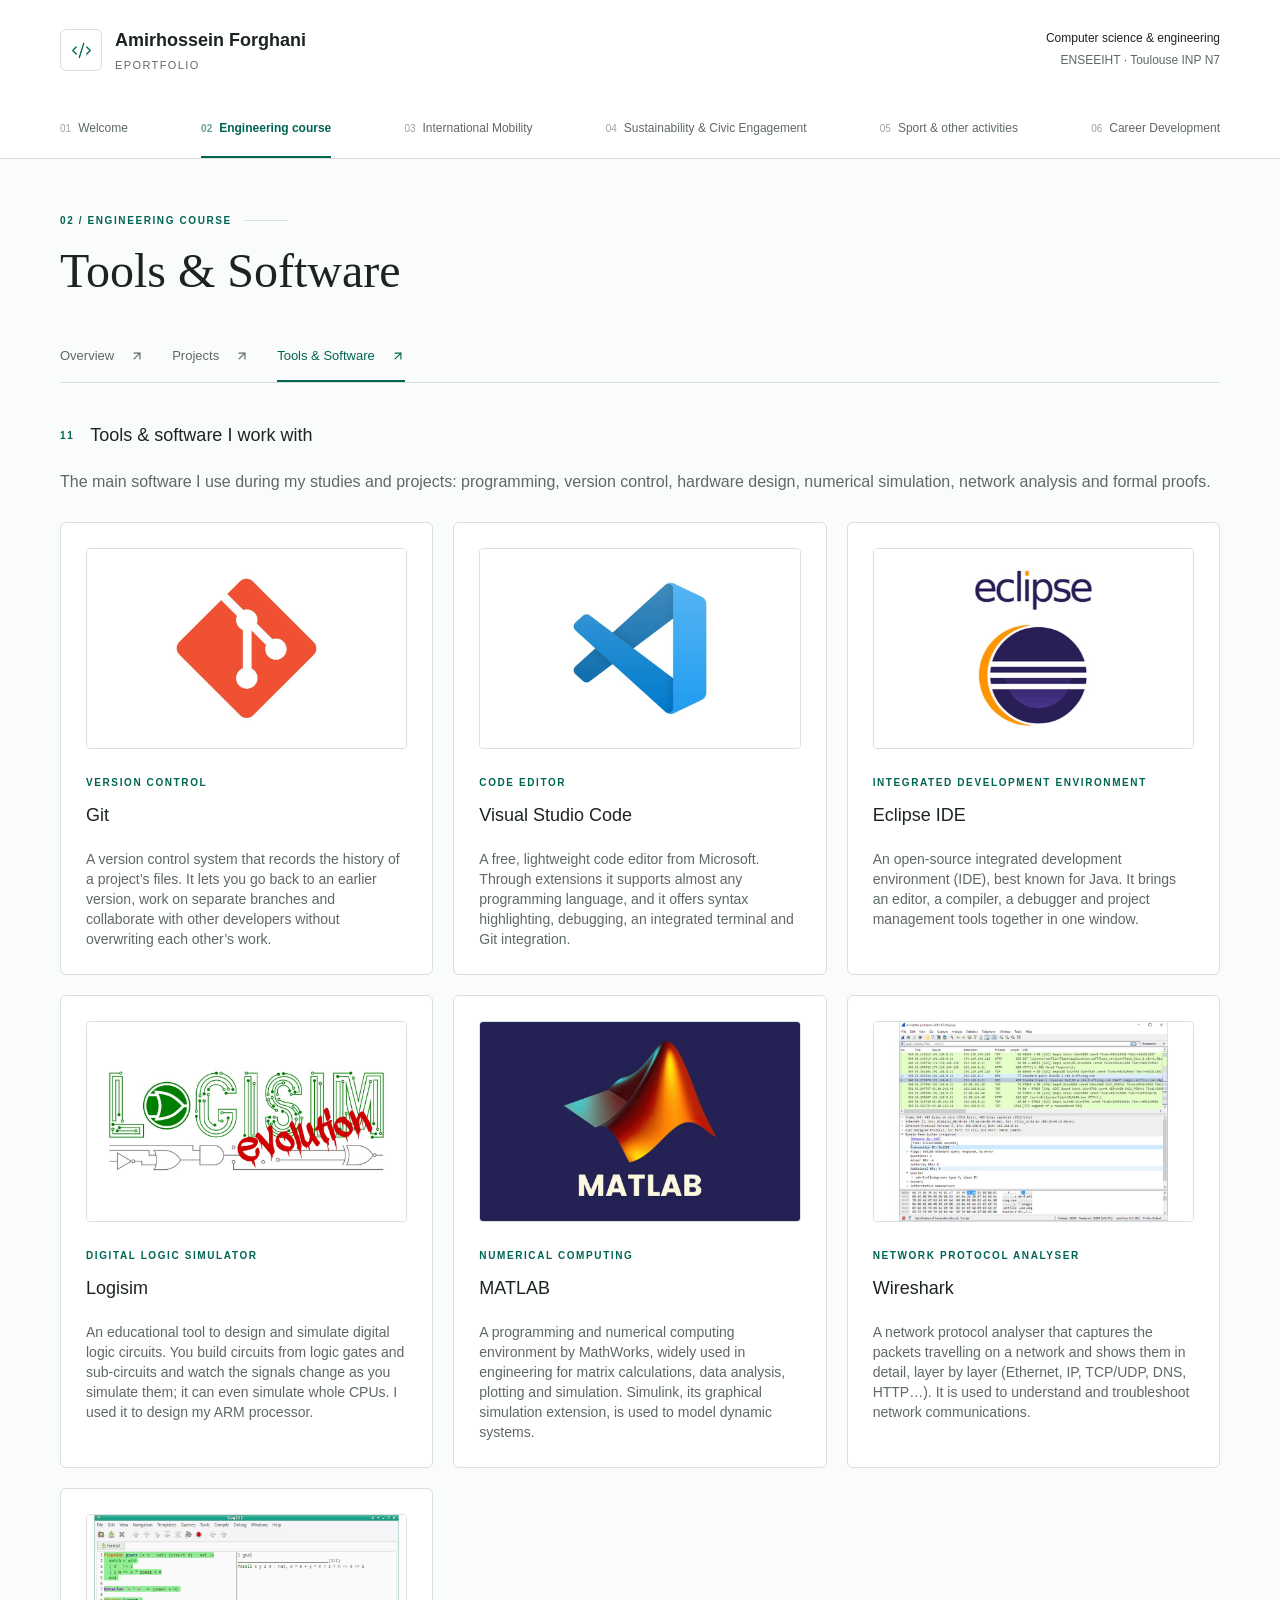
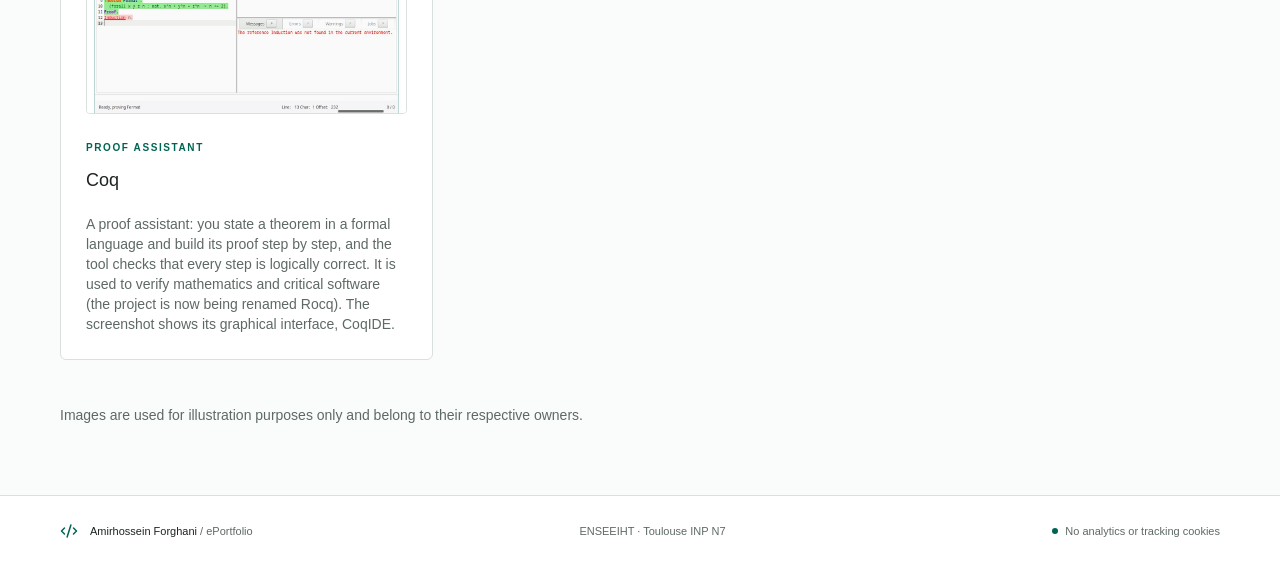
<file: engineering-tools.html>
<!DOCTYPE html>
<html lang="en">
  <head>
    <meta charset="utf-8" />
    <meta name="viewport" content="width=device-width, initial-scale=1" />
    <link rel="stylesheet" href="styles.css" />
    <title>Tools &amp; Software | Student ePortfolio · ENSEEIHT</title>
    <meta
      name="description"
      content="Tools and software used during my engineering studies at ENSEEIHT, Toulouse INP N7."
    />
    <meta property="og:title" content="Tools &amp; Software | Student ePortfolio" />
    <meta
      property="og:description"
      content="Tools and software used during my engineering studies at ENSEEIHT, Toulouse INP N7."
    />
    <meta property="og:type" content="website" />
    <meta name="twitter:card" content="summary" />
    <link rel="icon" href="favicon.ico" type="image/x-icon" />
  </head>
  <body>
    <!--$-->
    <div class="min-h-screen flex flex-col bg-background text-foreground">
      <header class="site-header">
        <div class="header-top page-width">
          <a class="brand" href="index.html"
            ><span class="brand-icon"
              ><svg
                xmlns="http://www.w3.org/2000/svg"
                width="21"
                height="21"
                viewBox="0 0 24 24"
                fill="none"
                stroke="currentColor"
                stroke-width="1.5"
                stroke-linecap="round"
                stroke-linejoin="round"
                class="lucide lucide-code-xml"
                aria-hidden="true"
              >
                <path d="m18 16 4-4-4-4"></path>
                <path d="m6 8-4 4 4 4"></path>
                <path d="m14.5 4-5 16"></path></svg></span
            ><span>Amirhossein Forghani<span class="brand-subtitle">ePortfolio</span></span></a
          >
          <div class="school-label">
            Computer science &amp; engineering<span>ENSEEIHT · Toulouse INP N7</span>
          </div>
          <button
            class="inline-flex items-center justify-center gap-2 whitespace-nowrap rounded-md text-sm font-medium cursor-pointer transition-colors focus-visible:outline-none focus-visible:ring-1 focus-visible:ring-ring disabled:pointer-events-none disabled:opacity-50 disabled:cursor-not-allowed [&amp;_svg]:pointer-events-none [&amp;_svg]:size-4 [&amp;_svg]:shrink-0 hover:bg-accent hover:text-accent-foreground h-9 w-9 mobile-toggle"
            aria-label="Open navigation"
            aria-expanded="false"
          >
            <svg
              xmlns="http://www.w3.org/2000/svg"
              width="24"
              height="24"
              viewBox="0 0 24 24"
              fill="none"
              stroke="currentColor"
              stroke-width="2"
              stroke-linecap="round"
              stroke-linejoin="round"
              class="lucide lucide-menu"
              aria-hidden="true"
            >
              <path d="M4 5h16"></path>
              <path d="M4 12h16"></path>
              <path d="M4 19h16"></path>
            </svg>
          </button>
        </div>
        <nav aria-label="Main navigation" class="main-nav page-width">
          <a class="nav-link" href="index.html"><span>01</span>Welcome</a
          ><a
            class="nav-link is-active active"
            href="engineering.html"
            data-status="active"
            aria-current="page"
            ><span>02</span>Engineering course</a
          ><a class="nav-link" href="mobility.html"><span>03</span>International Mobility</a
          ><a class="nav-link" href="sustainability.html"
            ><span>04</span>Sustainability &amp; Civic Engagement</a
          ><a class="nav-link" href="sport.html"><span>05</span>Sport &amp; other activities</a
          ><a class="nav-link" href="career.html"><span>06</span>Career Development</a>
        </nav>
      </header>
      <main class="page-width flex-1">
        <div class="page-heading">
          <div class="flex items-center gap-3">
            <span class="eyebrow text-primary">02 / Engineering course</span
            ><span class="heading-line"></span>
          </div>
          <h1>Tools &amp; Software</h1>
        </div>
        <nav class="sub-nav" aria-label="Section navigation">
          <a href="engineering.html"
            >Overview<svg
              xmlns="http://www.w3.org/2000/svg"
              width="14"
              height="14"
              viewBox="0 0 24 24"
              fill="none"
              stroke="currentColor"
              stroke-width="2"
              stroke-linecap="round"
              stroke-linejoin="round"
              class="lucide lucide-arrow-up-right"
              aria-hidden="true"
            >
              <path d="M7 7h10v10"></path>
              <path d="M7 17 17 7"></path></svg></a
          ><a href="engineering-projects.html"
            >Projects<svg
              xmlns="http://www.w3.org/2000/svg"
              width="14"
              height="14"
              viewBox="0 0 24 24"
              fill="none"
              stroke="currentColor"
              stroke-width="2"
              stroke-linecap="round"
              stroke-linejoin="round"
              class="lucide lucide-arrow-up-right"
              aria-hidden="true"
            >
              <path d="M7 7h10v10"></path>
              <path d="M7 17 17 7"></path></svg></a
          ><a
            class="is-active"
            href="engineering-tools.html"
            data-status="active"
            aria-current="page"
            >Tools &amp; Software<svg
              xmlns="http://www.w3.org/2000/svg"
              width="14"
              height="14"
              viewBox="0 0 24 24"
              fill="none"
              stroke="currentColor"
              stroke-width="2"
              stroke-linecap="round"
              stroke-linejoin="round"
              class="lucide lucide-arrow-up-right"
              aria-hidden="true"
            >
              <path d="M7 7h10v10"></path>
              <path d="M7 17 17 7"></path></svg
          ></a>
        </nav>
        <div class="page-content">
          <section class="content-section">
            <div class="section-heading">
              <span class="eyebrow text-primary">11</span>
              <h2 class="section-title">Tools &amp; software I work with</h2>
            </div>
            <p class="text-muted-foreground" style="margin-bottom: 28px">
              The main software I use during my studies and projects: programming, version control,
              hardware design, numerical simulation, network analysis and formal proofs.
            </p>
            <div class="grid gap-5 md:grid-cols-2 lg:grid-cols-3">
              <article class="portfolio-card">
                <img
                  src="tool-git.jpg"
                  alt="Git logo"
                  style="
                    display: block;
                    width: 100%;
                    aspect-ratio: 8 / 5;
                    object-fit: cover;
                    border-radius: 4px;
                    border: 1px solid var(--border);
                    margin-bottom: 20px;
                  "
                /><span class="eyebrow text-primary">Version control</span>
                <h3 class="text-lg font-medium mb-5" style="margin-top: 8px">Git</h3>
                <p class="text-sm text-muted-foreground">
                  A version control system that records the history of a project’s files. It lets
                  you go back to an earlier version, work on separate branches and collaborate with
                  other developers without overwriting each other’s work.
                </p>
              </article>
              <article class="portfolio-card">
                <img
                  src="tool-vscode.jpg"
                  alt="Visual Studio Code logo"
                  style="
                    display: block;
                    width: 100%;
                    aspect-ratio: 8 / 5;
                    object-fit: cover;
                    border-radius: 4px;
                    border: 1px solid var(--border);
                    margin-bottom: 20px;
                  "
                /><span class="eyebrow text-primary">Code editor</span>
                <h3 class="text-lg font-medium mb-5" style="margin-top: 8px">Visual Studio Code</h3>
                <p class="text-sm text-muted-foreground">
                  A free, lightweight code editor from Microsoft. Through extensions it supports
                  almost any programming language, and it offers syntax highlighting, debugging, an
                  integrated terminal and Git integration.
                </p>
              </article>
              <article class="portfolio-card">
                <img
                  src="tool-eclipse.jpg"
                  alt="Eclipse IDE logo"
                  style="
                    display: block;
                    width: 100%;
                    aspect-ratio: 8 / 5;
                    object-fit: cover;
                    border-radius: 4px;
                    border: 1px solid var(--border);
                    margin-bottom: 20px;
                  "
                /><span class="eyebrow text-primary">Integrated development environment</span>
                <h3 class="text-lg font-medium mb-5" style="margin-top: 8px">Eclipse IDE</h3>
                <p class="text-sm text-muted-foreground">
                  An open-source integrated development environment (IDE), best known for Java. It
                  brings an editor, a compiler, a debugger and project management tools together in
                  one window.
                </p>
              </article>
              <article class="portfolio-card">
                <img
                  src="tool-logisim.jpg"
                  alt="Logisim-evolution logo"
                  style="
                    display: block;
                    width: 100%;
                    aspect-ratio: 8 / 5;
                    object-fit: cover;
                    border-radius: 4px;
                    border: 1px solid var(--border);
                    margin-bottom: 20px;
                  "
                /><span class="eyebrow text-primary">Digital logic simulator</span>
                <h3 class="text-lg font-medium mb-5" style="margin-top: 8px">Logisim</h3>
                <p class="text-sm text-muted-foreground">
                  An educational tool to design and simulate digital logic circuits. You build
                  circuits from logic gates and sub-circuits and watch the signals change as you
                  simulate them; it can even simulate whole CPUs. I used it to design my ARM
                  processor.
                </p>
              </article>
              <article class="portfolio-card">
                <img
                  src="tool-matlab.jpg"
                  alt="MATLAB logo"
                  style="
                    display: block;
                    width: 100%;
                    aspect-ratio: 8 / 5;
                    object-fit: cover;
                    border-radius: 4px;
                    border: 1px solid var(--border);
                    margin-bottom: 20px;
                  "
                /><span class="eyebrow text-primary">Numerical computing</span>
                <h3 class="text-lg font-medium mb-5" style="margin-top: 8px">MATLAB</h3>
                <p class="text-sm text-muted-foreground">
                  A programming and numerical computing environment by MathWorks, widely used in
                  engineering for matrix calculations, data analysis, plotting and simulation.
                  Simulink, its graphical simulation extension, is used to model dynamic systems.
                </p>
              </article>
              <article class="portfolio-card">
                <img
                  src="tool-wireshark.jpg"
                  alt="Screenshot of Wireshark analysing a network capture"
                  style="
                    display: block;
                    width: 100%;
                    aspect-ratio: 8 / 5;
                    object-fit: cover;
                    border-radius: 4px;
                    border: 1px solid var(--border);
                    margin-bottom: 20px;
                  "
                /><span class="eyebrow text-primary">Network protocol analyser</span>
                <h3 class="text-lg font-medium mb-5" style="margin-top: 8px">Wireshark</h3>
                <p class="text-sm text-muted-foreground">
                  A network protocol analyser that captures the packets travelling on a network and
                  shows them in detail, layer by layer (Ethernet, IP, TCP/UDP, DNS, HTTP…). It is
                  used to understand and troubleshoot network communications.
                </p>
              </article>
              <article class="portfolio-card">
                <img
                  src="tool-coq.jpg"
                  alt="Screenshot of CoqIDE, the graphical interface of Coq"
                  style="
                    display: block;
                    width: 100%;
                    aspect-ratio: 8 / 5;
                    object-fit: cover;
                    border-radius: 4px;
                    border: 1px solid var(--border);
                    margin-bottom: 20px;
                  "
                /><span class="eyebrow text-primary">Proof assistant</span>
                <h3 class="text-lg font-medium mb-5" style="margin-top: 8px">Coq</h3>
                <p class="text-sm text-muted-foreground">
                  A proof assistant: you state a theorem in a formal language and build its proof
                  step by step, and the tool checks that every step is logically correct. It is used
                  to verify mathematics and critical software (the project is now being renamed
                  Rocq). The screenshot shows its graphical interface, CoqIDE.
                </p>
              </article>
            </div>
          </section>
          <p class="text-sm text-muted-foreground">
  Images are used for illustration purposes only and belong to their respective owners.
</p>
        </div>
      </main>
      <footer class="site-footer">
        <div class="page-width flex flex-wrap items-center justify-between gap-4">
          <div class="flex items-center gap-3">
            <svg
              xmlns="http://www.w3.org/2000/svg"
              width="18"
              height="18"
              viewBox="0 0 24 24"
              fill="none"
              stroke="currentColor"
              stroke-width="2"
              stroke-linecap="round"
              stroke-linejoin="round"
              class="lucide lucide-code-xml text-primary"
              aria-hidden="true"
            >
              <path d="m18 16 4-4-4-4"></path>
              <path d="m6 8-4 4 4 4"></path>
              <path d="m14.5 4-5 16"></path></svg
            ><span
              >Amirhossein Forghani <span class="text-muted-foreground">/ ePortfolio</span></span
            >
          </div>
          <span class="text-muted-foreground">ENSEEIHT · Toulouse INP N7</span
          ><span class="privacy-note"><span></span> No analytics or tracking cookies</span>
        </div>
      </footer>
    </div>
    <!--/$-->
    <script>
      (function(){
        var btn = document.querySelector('.mobile-toggle');
        var nav = document.querySelector('.main-nav');
        if (btn && nav) btn.addEventListener('click', function(){
          var open = nav.classList.toggle('is-open');
          btn.setAttribute('aria-expanded', open ? 'true' : 'false');
          btn.setAttribute('aria-label', open ? 'Close navigation' : 'Open navigation');
        });
      })();
    </script>
  </body>
</html>
</file>
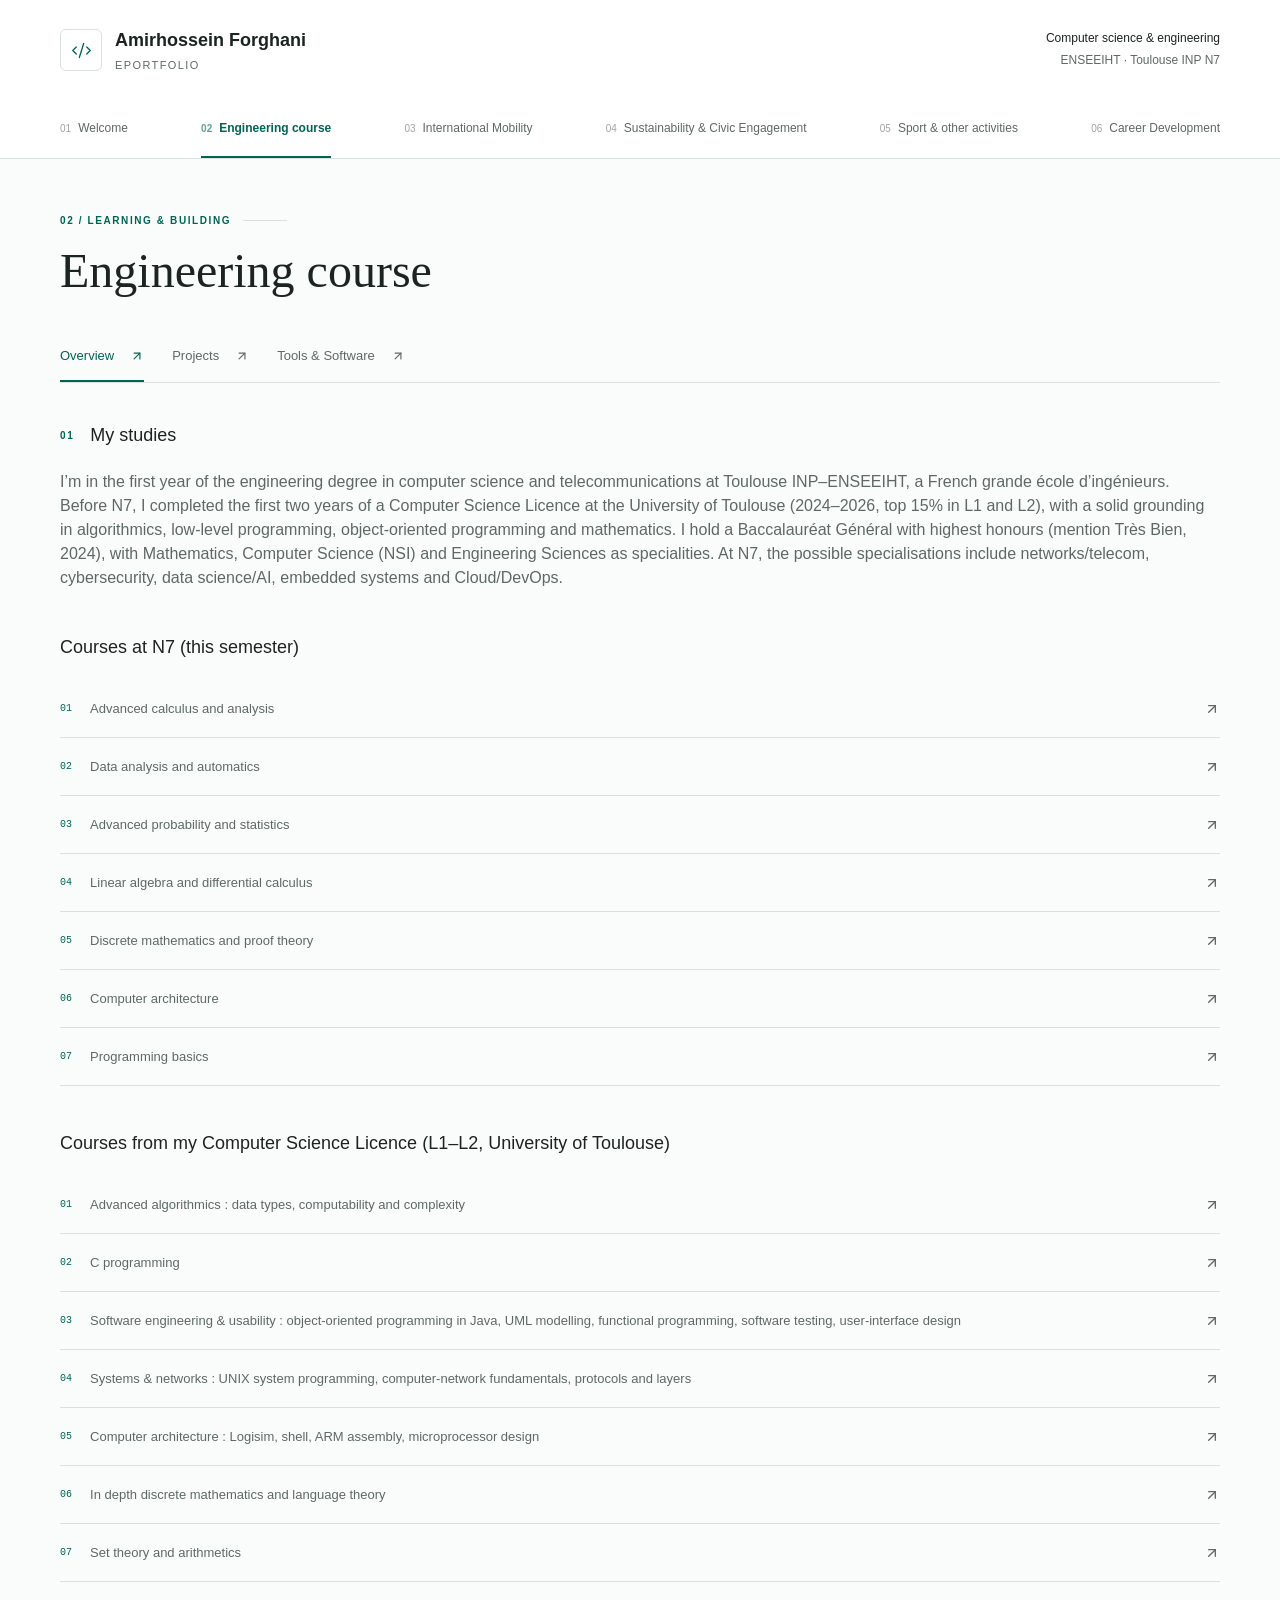
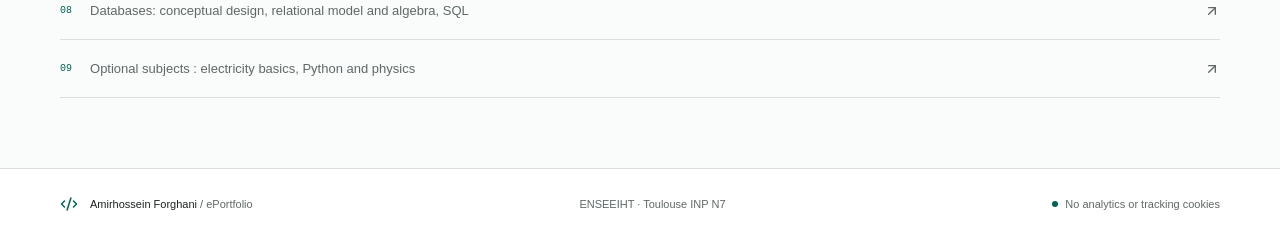
<file: engineering.html>
<!DOCTYPE html>
<html lang="en">
  <head>
    <meta charset="utf-8" />
    <meta name="viewport" content="width=device-width, initial-scale=1" />
    <link rel="stylesheet" href="styles.css" />
    <title>Engineering course | Student ePortfolio · ENSEEIHT</title>
    <meta name="description" content="Engineering courses, projects and productions at ENSEEIHT." />
    <meta property="og:title" content="Engineering course | Student ePortfolio" />
    <meta
      property="og:description"
      content="Engineering courses, projects and productions at ENSEEIHT."
    />
    <meta property="og:type" content="website" />
    <meta name="twitter:card" content="summary" />
    <link rel="icon" href="favicon.ico" type="image/x-icon" />
  </head>
  <body>
    <!--$-->
    <div class="min-h-screen flex flex-col bg-background text-foreground">
      <header class="site-header">
        <div class="header-top page-width">
          <a class="brand" href="index.html"
            ><span class="brand-icon"
              ><svg
                xmlns="http://www.w3.org/2000/svg"
                width="21"
                height="21"
                viewBox="0 0 24 24"
                fill="none"
                stroke="currentColor"
                stroke-width="1.5"
                stroke-linecap="round"
                stroke-linejoin="round"
                class="lucide lucide-code-xml"
                aria-hidden="true"
              >
                <path d="m18 16 4-4-4-4"></path>
                <path d="m6 8-4 4 4 4"></path>
                <path d="m14.5 4-5 16"></path></svg></span
            ><span>Amirhossein Forghani<span class="brand-subtitle">ePortfolio</span></span></a
          >
          <div class="school-label">
            Computer science &amp; engineering<span>ENSEEIHT · Toulouse INP N7</span>
          </div>
          <button
            class="inline-flex items-center justify-center gap-2 whitespace-nowrap rounded-md text-sm font-medium cursor-pointer transition-colors focus-visible:outline-none focus-visible:ring-1 focus-visible:ring-ring disabled:pointer-events-none disabled:opacity-50 disabled:cursor-not-allowed [&amp;_svg]:pointer-events-none [&amp;_svg]:size-4 [&amp;_svg]:shrink-0 hover:bg-accent hover:text-accent-foreground h-9 w-9 mobile-toggle"
            aria-label="Open navigation"
            aria-expanded="false"
          >
            <svg
              xmlns="http://www.w3.org/2000/svg"
              width="24"
              height="24"
              viewBox="0 0 24 24"
              fill="none"
              stroke="currentColor"
              stroke-width="2"
              stroke-linecap="round"
              stroke-linejoin="round"
              class="lucide lucide-menu"
              aria-hidden="true"
            >
              <path d="M4 5h16"></path>
              <path d="M4 12h16"></path>
              <path d="M4 19h16"></path>
            </svg>
          </button>
        </div>
        <nav aria-label="Main navigation" class="main-nav page-width">
          <a class="nav-link" href="index.html"><span>01</span>Welcome</a
          ><a
            class="nav-link is-active active"
            href="engineering.html"
            data-status="active"
            aria-current="page"
            ><span>02</span>Engineering course</a
          ><a class="nav-link" href="mobility.html"><span>03</span>International Mobility</a
          ><a class="nav-link" href="sustainability.html"
            ><span>04</span>Sustainability &amp; Civic Engagement</a
          ><a class="nav-link" href="sport.html"><span>05</span>Sport &amp; other activities</a
          ><a class="nav-link" href="career.html"><span>06</span>Career Development</a>
        </nav>
      </header>
      <main class="page-width flex-1">
        <div class="page-heading">
          <div class="flex items-center gap-3">
            <span class="eyebrow text-primary">02 / Learning &amp; building</span
            ><span class="heading-line"></span>
          </div>
          <h1>Engineering course</h1>
        </div>
        <nav class="sub-nav" aria-label="Section navigation">
          <a class="is-active" href="engineering.html" data-status="active" aria-current="page"
            >Overview<svg
              xmlns="http://www.w3.org/2000/svg"
              width="14"
              height="14"
              viewBox="0 0 24 24"
              fill="none"
              stroke="currentColor"
              stroke-width="2"
              stroke-linecap="round"
              stroke-linejoin="round"
              class="lucide lucide-arrow-up-right"
              aria-hidden="true"
            >
              <path d="M7 7h10v10"></path>
              <path d="M7 17 17 7"></path></svg></a
          ><a href="engineering-projects.html"
            >Projects<svg
              xmlns="http://www.w3.org/2000/svg"
              width="14"
              height="14"
              viewBox="0 0 24 24"
              fill="none"
              stroke="currentColor"
              stroke-width="2"
              stroke-linecap="round"
              stroke-linejoin="round"
              class="lucide lucide-arrow-up-right"
              aria-hidden="true"
            >
              <path d="M7 7h10v10"></path>
              <path d="M7 17 17 7"></path></svg></a
          ><a href="engineering-tools.html"
            >Tools &amp; Software<svg
              xmlns="http://www.w3.org/2000/svg"
              width="14"
              height="14"
              viewBox="0 0 24 24"
              fill="none"
              stroke="currentColor"
              stroke-width="2"
              stroke-linecap="round"
              stroke-linejoin="round"
              class="lucide lucide-arrow-up-right"
              aria-hidden="true"
            >
              <path d="M7 7h10v10"></path>
              <path d="M7 17 17 7"></path></svg
          ></a>
        </nav>
        <div class="page-content">
          <section class="content-section">
            <div class="section-heading">
              <span class="eyebrow text-primary">01</span>
              <h2 class="section-title">My studies</h2>
            </div>
            <p class="text-muted-foreground">
              I’m in the first year of the engineering degree in computer science and
              telecommunications at Toulouse INP–ENSEEIHT, a French grande école d’ingénieurs.
              Before N7, I completed the first two years of a Computer Science Licence at the
              University of Toulouse (2024–2026, top 15% in L1 and L2), with a solid grounding in
              algorithmics, low-level programming, object-oriented programming and mathematics. I
              hold a Baccalauréat Général with highest honours (mention Très Bien, 2024), with
              Mathematics, Computer Science (NSI) and Engineering Sciences as specialities. At N7,
              the possible specialisations include networks/telecom, cybersecurity, data science/AI,
              embedded systems and Cloud/DevOps.
            </p>
          </section>
          <section class="content-section">
            <h2 class="section-title">Courses at N7 (this semester)</h2>
            <ul class="empty-list">
              <li>
                <span class="item-number">0<!-- -->1</span
                ><span
                  >Advanced calculus and analysis</span
                ><svg
                  xmlns="http://www.w3.org/2000/svg"
                  width="16"
                  height="16"
                  viewBox="0 0 24 24"
                  fill="none"
                  stroke="currentColor"
                  stroke-width="2"
                  stroke-linecap="round"
                  stroke-linejoin="round"
                  class="lucide lucide-arrow-up-right text-muted-foreground"
                  aria-hidden="true"
                >
                  <path d="M7 7h10v10"></path>
                  <path d="M7 17 17 7"></path>
                </svg>
              </li>
              <li>
                <span class="item-number">0<!-- -->2</span
                ><span
                  >Data analysis and automatics</span
                ><svg
                  xmlns="http://www.w3.org/2000/svg"
                  width="16"
                  height="16"
                  viewBox="0 0 24 24"
                  fill="none"
                  stroke="currentColor"
                  stroke-width="2"
                  stroke-linecap="round"
                  stroke-linejoin="round"
                  class="lucide lucide-arrow-up-right text-muted-foreground"
                  aria-hidden="true"
                >
                  <path d="M7 7h10v10"></path>
                  <path d="M7 17 17 7"></path>
                </svg>
              </li>
              <li>
                <span class="item-number">0<!-- -->3</span><span>Advanced probability and statistics</span
                ><svg
                  xmlns="http://www.w3.org/2000/svg"
                  width="16"
                  height="16"
                  viewBox="0 0 24 24"
                  fill="none"
                  stroke="currentColor"
                  stroke-width="2"
                  stroke-linecap="round"
                  stroke-linejoin="round"
                  class="lucide lucide-arrow-up-right text-muted-foreground"
                  aria-hidden="true"
                >
                  <path d="M7 7h10v10"></path>
                  <path d="M7 17 17 7"></path>
                </svg>
              </li>
              <li>
                <span class="item-number">0<!-- -->4</span><span>Linear algebra and differential calculus</span
                ><svg
                  xmlns="http://www.w3.org/2000/svg"
                  width="16"
                  height="16"
                  viewBox="0 0 24 24"
                  fill="none"
                  stroke="currentColor"
                  stroke-width="2"
                  stroke-linecap="round"
                  stroke-linejoin="round"
                  class="lucide lucide-arrow-up-right text-muted-foreground"
                  aria-hidden="true"
                >
                  <path d="M7 7h10v10"></path>
                  <path d="M7 17 17 7"></path>
                </svg>
              </li>
              <li>
                <span class="item-number">0<!-- -->5</span><span>Discrete mathematics and proof theory</span
                ><svg
                  xmlns="http://www.w3.org/2000/svg"
                  width="16"
                  height="16"
                  viewBox="0 0 24 24"
                  fill="none"
                  stroke="currentColor"
                  stroke-width="2"
                  stroke-linecap="round"
                  stroke-linejoin="round"
                  class="lucide lucide-arrow-up-right text-muted-foreground"
                  aria-hidden="true"
                >
                  <path d="M7 7h10v10"></path>
                  <path d="M7 17 17 7"></path>
                </svg>
              </li>
              <li>
                <span class="item-number">0<!-- -->6</span><span>Computer architecture</span
                ><svg
                  xmlns="http://www.w3.org/2000/svg"
                  width="16"
                  height="16"
                  viewBox="0 0 24 24"
                  fill="none"
                  stroke="currentColor"
                  stroke-width="2"
                  stroke-linecap="round"
                  stroke-linejoin="round"
                  class="lucide lucide-arrow-up-right text-muted-foreground"
                  aria-hidden="true"
                >
                  <path d="M7 7h10v10"></path>
                  <path d="M7 17 17 7"></path>
                </svg>
              </li>
              <li>
                <span class="item-number">0<!-- -->7</span><span>Programming basics</span
                ><svg
                  xmlns="http://www.w3.org/2000/svg"
                  width="16"
                  height="16"
                  viewBox="0 0 24 24"
                  fill="none"
                  stroke="currentColor"
                  stroke-width="2"
                  stroke-linecap="round"
                  stroke-linejoin="round"
                  class="lucide lucide-arrow-up-right text-muted-foreground"
                  aria-hidden="true"
                >
                  <path d="M7 7h10v10"></path>
                  <path d="M7 17 17 7"></path>
                </svg>
              </li>
            </ul>
          </section>
          <section>
            <h2 class="section-title">
              Courses from my Computer Science Licence (L1–L2, University of Toulouse)
            </h2>
            <ul class="empty-list">
              <li>
                <span class="item-number">0<!-- -->1</span
                ><span
                  >Advanced algorithmics : data types, computability and complexity</span
                ><svg
                  xmlns="http://www.w3.org/2000/svg"
                  width="16"
                  height="16"
                  viewBox="0 0 24 24"
                  fill="none"
                  stroke="currentColor"
                  stroke-width="2"
                  stroke-linecap="round"
                  stroke-linejoin="round"
                  class="lucide lucide-arrow-up-right text-muted-foreground"
                  aria-hidden="true"
                >
                  <path d="M7 7h10v10"></path>
                  <path d="M7 17 17 7"></path>
                </svg>
              </li>
              <li>
                <span class="item-number">0<!-- -->2</span
                ><span>C programming</span
                ><svg
                  xmlns="http://www.w3.org/2000/svg"
                  width="16"
                  height="16"
                  viewBox="0 0 24 24"
                  fill="none"
                  stroke="currentColor"
                  stroke-width="2"
                  stroke-linecap="round"
                  stroke-linejoin="round"
                  class="lucide lucide-arrow-up-right text-muted-foreground"
                  aria-hidden="true"
                >
                  <path d="M7 7h10v10"></path>
                  <path d="M7 17 17 7"></path>
                </svg>
              </li>
              <li>
                <span class="item-number">0<!-- -->3</span
                ><span
                  >Software engineering &amp; usability : object-oriented programming in
                  Java, UML modelling, functional programming, software testing, user-interface
                  design</span
                ><svg
                  xmlns="http://www.w3.org/2000/svg"
                  width="16"
                  height="16"
                  viewBox="0 0 24 24"
                  fill="none"
                  stroke="currentColor"
                  stroke-width="2"
                  stroke-linecap="round"
                  stroke-linejoin="round"
                  class="lucide lucide-arrow-up-right text-muted-foreground"
                  aria-hidden="true"
                >
                  <path d="M7 7h10v10"></path>
                  <path d="M7 17 17 7"></path>
                </svg>
              </li>
              <li>
                <span class="item-number">0<!-- -->4</span
                ><span
                  >Systems &amp; networks : UNIX system programming,
                  computer-network fundamentals, protocols and layers</span
                ><svg
                  xmlns="http://www.w3.org/2000/svg"
                  width="16"
                  height="16"
                  viewBox="0 0 24 24"
                  fill="none"
                  stroke="currentColor"
                  stroke-width="2"
                  stroke-linecap="round"
                  stroke-linejoin="round"
                  class="lucide lucide-arrow-up-right text-muted-foreground"
                  aria-hidden="true"
                >
                  <path d="M7 7h10v10"></path>
                  <path d="M7 17 17 7"></path>
                </svg>
              </li>
              <li>
                <span class="item-number">0<!-- -->5</span
                ><span
                  >Computer architecture : Logisim, shell, ARM assembly, microprocessor design</span
                ><svg
                  xmlns="http://www.w3.org/2000/svg"
                  width="16"
                  height="16"
                  viewBox="0 0 24 24"
                  fill="none"
                  stroke="currentColor"
                  stroke-width="2"
                  stroke-linecap="round"
                  stroke-linejoin="round"
                  class="lucide lucide-arrow-up-right text-muted-foreground"
                  aria-hidden="true"
                >
                  <path d="M7 7h10v10"></path>
                  <path d="M7 17 17 7"></path>
                </svg>
              </li>
              <li>
                <span class="item-number">0<!-- -->6</span
                ><span
                  >In depth discrete mathematics and language theory</span
                ><svg
                  xmlns="http://www.w3.org/2000/svg"
                  width="16"
                  height="16"
                  viewBox="0 0 24 24"
                  fill="none"
                  stroke="currentColor"
                  stroke-width="2"
                  stroke-linecap="round"
                  stroke-linejoin="round"
                  class="lucide lucide-arrow-up-right text-muted-foreground"
                  aria-hidden="true"
                >
                  <path d="M7 7h10v10"></path>
                  <path d="M7 17 17 7"></path>
                </svg>
              </li>
              <li>
                <span class="item-number">0<!-- -->7</span
                ><span
                  >Set theory and arithmetics</span
                ><svg
                  xmlns="http://www.w3.org/2000/svg"
                  width="16"
                  height="16"
                  viewBox="0 0 24 24"
                  fill="none"
                  stroke="currentColor"
                  stroke-width="2"
                  stroke-linecap="round"
                  stroke-linejoin="round"
                  class="lucide lucide-arrow-up-right text-muted-foreground"
                  aria-hidden="true"
                >
                  <path d="M7 7h10v10"></path>
                  <path d="M7 17 17 7"></path>
                </svg>
              </li>
              <li>
                <span class="item-number">0<!-- -->8</span
                ><span>Databases: conceptual design, relational model and algebra, SQL</span
                ><svg
                  xmlns="http://www.w3.org/2000/svg"
                  width="16"
                  height="16"
                  viewBox="0 0 24 24"
                  fill="none"
                  stroke="currentColor"
                  stroke-width="2"
                  stroke-linecap="round"
                  stroke-linejoin="round"
                  class="lucide lucide-arrow-up-right text-muted-foreground"
                  aria-hidden="true"
                >
                  <path d="M7 7h10v10"></path>
                  <path d="M7 17 17 7"></path>
                </svg>
              </li>
              <li>
                <span class="item-number">0<!-- -->9</span
                ><span>Optional subjects : electricity basics, Python and physics</span
                ><svg
                  xmlns="http://www.w3.org/2000/svg"
                  width="16"
                  height="16"
                  viewBox="0 0 24 24"
                  fill="none"
                  stroke="currentColor"
                  stroke-width="2"
                  stroke-linecap="round"
                  stroke-linejoin="round"
                  class="lucide lucide-arrow-up-right text-muted-foreground"
                  aria-hidden="true"
                >
                  <path d="M7 7h10v10"></path>
                  <path d="M7 17 17 7"></path>
                </svg>
              </li>
            </ul>
          </section>
        </div>
      </main>
      <footer class="site-footer">
        <div class="page-width flex flex-wrap items-center justify-between gap-4">
          <div class="flex items-center gap-3">
            <svg
              xmlns="http://www.w3.org/2000/svg"
              width="18"
              height="18"
              viewBox="0 0 24 24"
              fill="none"
              stroke="currentColor"
              stroke-width="2"
              stroke-linecap="round"
              stroke-linejoin="round"
              class="lucide lucide-code-xml text-primary"
              aria-hidden="true"
            >
              <path d="m18 16 4-4-4-4"></path>
              <path d="m6 8-4 4 4 4"></path>
              <path d="m14.5 4-5 16"></path></svg
            ><span
              >Amirhossein Forghani <span class="text-muted-foreground">/ ePortfolio</span></span
            >
          </div>
          <span class="text-muted-foreground">ENSEEIHT · Toulouse INP N7</span
          ><span class="privacy-note"><span></span> No analytics or tracking cookies</span>
        </div>
      </footer>
    </div>
    <!--/$-->
    <script>
      (function(){
        var btn = document.querySelector('.mobile-toggle');
        var nav = document.querySelector('.main-nav');
        if (btn && nav) btn.addEventListener('click', function(){
          var open = nav.classList.toggle('is-open');
          btn.setAttribute('aria-expanded', open ? 'true' : 'false');
          btn.setAttribute('aria-label', open ? 'Close navigation' : 'Open navigation');
        });
      })();
    </script>
  </body>
</html>
</file>
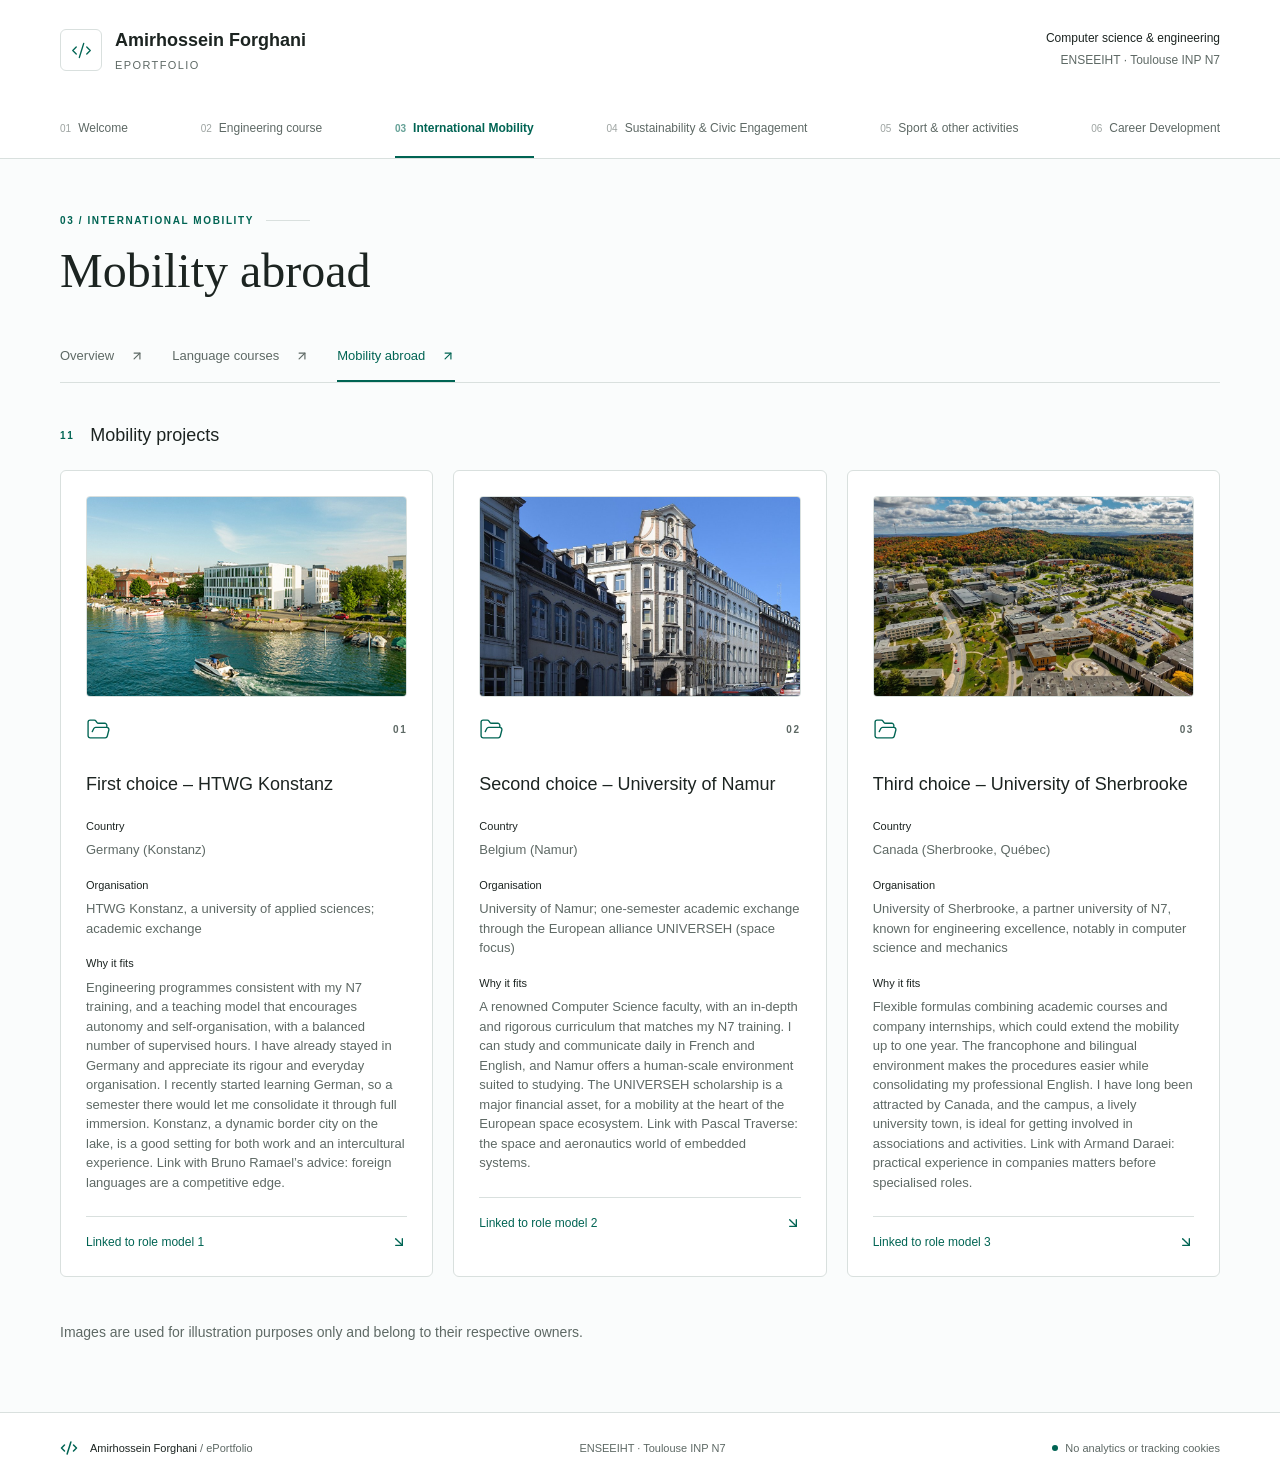
<file: mobility-abroad.html>
<!DOCTYPE html>
<html lang="en">
  <head>
    <meta charset="utf-8" />
    <meta name="viewport" content="width=device-width, initial-scale=1" />
    <link rel="stylesheet" href="styles.css" />
    <title>Mobility abroad | Student ePortfolio · ENSEEIHT</title>
    <meta
      name="description"
      content="Mobility abroad in a student ePortfolio at ENSEEIHT, Toulouse INP N7."
    />
    <meta property="og:title" content="Mobility abroad | Student ePortfolio" />
    <meta
      property="og:description"
      content="Mobility abroad in a student ePortfolio at ENSEEIHT, Toulouse INP N7."
    />
    <meta property="og:type" content="website" />
    <meta name="twitter:card" content="summary" />
    <link rel="icon" href="favicon.ico" type="image/x-icon" />
  </head>
  <body>
    <!--$-->
    <div class="min-h-screen flex flex-col bg-background text-foreground">
      <header class="site-header">
        <div class="header-top page-width">
          <a class="brand" href="index.html"
            ><span class="brand-icon"
              ><svg
                xmlns="http://www.w3.org/2000/svg"
                width="21"
                height="21"
                viewBox="0 0 24 24"
                fill="none"
                stroke="currentColor"
                stroke-width="1.5"
                stroke-linecap="round"
                stroke-linejoin="round"
                class="lucide lucide-code-xml"
                aria-hidden="true"
              >
                <path d="m18 16 4-4-4-4"></path>
                <path d="m6 8-4 4 4 4"></path>
                <path d="m14.5 4-5 16"></path></svg></span
            ><span>Amirhossein Forghani<span class="brand-subtitle">ePortfolio</span></span></a
          >
          <div class="school-label">
            Computer science &amp; engineering<span>ENSEEIHT · Toulouse INP N7</span>
          </div>
          <button
            class="inline-flex items-center justify-center gap-2 whitespace-nowrap rounded-md text-sm font-medium cursor-pointer transition-colors focus-visible:outline-none focus-visible:ring-1 focus-visible:ring-ring disabled:pointer-events-none disabled:opacity-50 disabled:cursor-not-allowed [&amp;_svg]:pointer-events-none [&amp;_svg]:size-4 [&amp;_svg]:shrink-0 hover:bg-accent hover:text-accent-foreground h-9 w-9 mobile-toggle"
            aria-label="Open navigation"
            aria-expanded="false"
          >
            <svg
              xmlns="http://www.w3.org/2000/svg"
              width="24"
              height="24"
              viewBox="0 0 24 24"
              fill="none"
              stroke="currentColor"
              stroke-width="2"
              stroke-linecap="round"
              stroke-linejoin="round"
              class="lucide lucide-menu"
              aria-hidden="true"
            >
              <path d="M4 5h16"></path>
              <path d="M4 12h16"></path>
              <path d="M4 19h16"></path>
            </svg>
          </button>
        </div>
        <nav aria-label="Main navigation" class="main-nav page-width">
          <a class="nav-link" href="index.html"><span>01</span>Welcome</a
          ><a class="nav-link" href="engineering.html"><span>02</span>Engineering course</a
          ><a
            class="nav-link is-active active"
            href="mobility.html"
            data-status="active"
            aria-current="page"
            ><span>03</span>International Mobility</a
          ><a class="nav-link" href="sustainability.html"
            ><span>04</span>Sustainability &amp; Civic Engagement</a
          ><a class="nav-link" href="sport.html"><span>05</span>Sport &amp; other activities</a
          ><a class="nav-link" href="career.html"><span>06</span>Career Development</a>
        </nav>
      </header>
      <main class="page-width flex-1">
        <div class="page-heading">
          <div class="flex items-center gap-3">
            <span class="eyebrow text-primary">03 / International Mobility</span
            ><span class="heading-line"></span>
          </div>
          <h1>Mobility abroad</h1>
        </div>
        <nav class="sub-nav" aria-label="Section navigation">
          <a href="mobility.html"
            >Overview<svg
              xmlns="http://www.w3.org/2000/svg"
              width="14"
              height="14"
              viewBox="0 0 24 24"
              fill="none"
              stroke="currentColor"
              stroke-width="2"
              stroke-linecap="round"
              stroke-linejoin="round"
              class="lucide lucide-arrow-up-right"
              aria-hidden="true"
            >
              <path d="M7 7h10v10"></path>
              <path d="M7 17 17 7"></path></svg></a
          ><a href="mobility-language-courses.html"
            >Language courses<svg
              xmlns="http://www.w3.org/2000/svg"
              width="14"
              height="14"
              viewBox="0 0 24 24"
              fill="none"
              stroke="currentColor"
              stroke-width="2"
              stroke-linecap="round"
              stroke-linejoin="round"
              class="lucide lucide-arrow-up-right"
              aria-hidden="true"
            >
              <path d="M7 7h10v10"></path>
              <path d="M7 17 17 7"></path></svg></a
          ><a class="is-active" href="mobility-abroad.html" data-status="active" aria-current="page"
            >Mobility abroad<svg
              xmlns="http://www.w3.org/2000/svg"
              width="14"
              height="14"
              viewBox="0 0 24 24"
              fill="none"
              stroke="currentColor"
              stroke-width="2"
              stroke-linecap="round"
              stroke-linejoin="round"
              class="lucide lucide-arrow-up-right"
              aria-hidden="true"
            >
              <path d="M7 7h10v10"></path>
              <path d="M7 17 17 7"></path></svg
          ></a>
        </nav>
        <div class="page-content">
          <section class="content-section">
            <div class="section-heading">
              <span class="eyebrow text-primary">11</span>
              <h2 class="section-title">Mobility projects</h2>
            </div>
            <div class="grid gap-5 md:grid-cols-2 lg:grid-cols-3">
              <article class="portfolio-card">
                <img
                  src="mobility-germany.jpg"
                  alt="HTWG Konstanz, Germany"
                  style="
                    display: block;
                    width: 100%;
                    aspect-ratio: 8 / 5;
                    object-fit: cover;
                    border-radius: 4px;
                    border: 1px solid var(--border);
                    margin-bottom: 20px;
                  "
                />
                <div class="flex justify-between items-center mb-7">
                  <svg
                    xmlns="http://www.w3.org/2000/svg"
                    width="25"
                    height="25"
                    viewBox="0 0 24 24"
                    fill="none"
                    stroke="currentColor"
                    stroke-width="1.3"
                    stroke-linecap="round"
                    stroke-linejoin="round"
                    class="lucide lucide-folder-open text-primary"
                    aria-hidden="true"
                  >
                    <path
                      d="m6 14 1.5-2.9A2 2 0 0 1 9.24 10H20a2 2 0 0 1 1.94 2.5l-1.54 6a2 2 0 0 1-1.95 1.5H4a2 2 0 0 1-2-2V5a2 2 0 0 1 2-2h3.9a2 2 0 0 1 1.69.9l.81 1.2a2 2 0 0 0 1.67.9H18a2 2 0 0 1 2 2v2"
                    ></path></svg
                  ><span class="eyebrow text-muted-foreground">0<!-- -->1</span>
                </div>
                <h3 class="text-lg font-medium mb-5">First choice – HTWG Konstanz</h3>
                <dl>
                  <div class="field">
                    <dt>Country</dt>
                    <dd>Germany (Konstanz)</dd>
                  </div>
                  <div class="field">
                    <dt>Organisation</dt>
                    <dd>HTWG Konstanz, a university of applied sciences; academic exchange</dd>
                  </div>
                  <div class="field">
                    <dt>Why it fits</dt>
                    <dd>
                      Engineering programmes consistent with my N7 training, and a teaching model
                      that encourages autonomy and self-organisation, with a balanced number of
                      supervised hours. I have already stayed in Germany and appreciate its rigour
                      and everyday organisation. I recently started learning German, so a semester
                      there would let me consolidate it through full immersion. Konstanz, a dynamic
                      border city on the lake, is a good setting for both work and an intercultural
                      experience. Link with Bruno Ramael’s advice: foreign languages are a
                      competitive edge.
                    </dd>
                  </div>
                </dl>
                <a href="career.html#role-model-1" class="role-link"
                  >Linked to role model
                  <!-- -->1<svg
                    xmlns="http://www.w3.org/2000/svg"
                    width="16"
                    height="16"
                    viewBox="0 0 24 24"
                    fill="none"
                    stroke="currentColor"
                    stroke-width="2"
                    stroke-linecap="round"
                    stroke-linejoin="round"
                    class="lucide lucide-arrow-down-right"
                    aria-hidden="true"
                  >
                    <path d="m7 7 10 10"></path>
                    <path d="M17 7v10H7"></path></svg
                ></a>
              </article>
              <article class="portfolio-card">
                <img
                  src="mobility-belgium.jpg"
                  alt="University of Namur, Belgium"
                  style="
                    display: block;
                    width: 100%;
                    aspect-ratio: 8 / 5;
                    object-fit: cover;
                    border-radius: 4px;
                    border: 1px solid var(--border);
                    margin-bottom: 20px;
                  "
                />
                <div class="flex justify-between items-center mb-7">
                  <svg
                    xmlns="http://www.w3.org/2000/svg"
                    width="25"
                    height="25"
                    viewBox="0 0 24 24"
                    fill="none"
                    stroke="currentColor"
                    stroke-width="1.3"
                    stroke-linecap="round"
                    stroke-linejoin="round"
                    class="lucide lucide-folder-open text-primary"
                    aria-hidden="true"
                  >
                    <path
                      d="m6 14 1.5-2.9A2 2 0 0 1 9.24 10H20a2 2 0 0 1 1.94 2.5l-1.54 6a2 2 0 0 1-1.95 1.5H4a2 2 0 0 1-2-2V5a2 2 0 0 1 2-2h3.9a2 2 0 0 1 1.69.9l.81 1.2a2 2 0 0 0 1.67.9H18a2 2 0 0 1 2 2v2"
                    ></path></svg
                  ><span class="eyebrow text-muted-foreground">0<!-- -->2</span>
                </div>
                <h3 class="text-lg font-medium mb-5">Second choice – University of Namur</h3>
                <dl>
                  <div class="field">
                    <dt>Country</dt>
                    <dd>Belgium (Namur)</dd>
                  </div>
                  <div class="field">
                    <dt>Organisation</dt>
                    <dd>
                      University of Namur; one-semester academic exchange through the European
                      alliance UNIVERSEH (space focus)
                    </dd>
                  </div>
                  <div class="field">
                    <dt>Why it fits</dt>
                    <dd>
                      A renowned Computer Science faculty, with an in-depth and rigorous curriculum
                      that matches my N7 training. I can study and communicate daily in French and
                      English, and Namur offers a human-scale environment suited to studying. The
                      UNIVERSEH scholarship is a major financial asset, for a mobility at the heart
                      of the European space ecosystem. Link with Pascal Traverse: the space and
                      aeronautics world of embedded systems.
                    </dd>
                  </div>
                </dl>
                <a href="career.html#role-model-2" class="role-link"
                  >Linked to role model
                  <!-- -->2<svg
                    xmlns="http://www.w3.org/2000/svg"
                    width="16"
                    height="16"
                    viewBox="0 0 24 24"
                    fill="none"
                    stroke="currentColor"
                    stroke-width="2"
                    stroke-linecap="round"
                    stroke-linejoin="round"
                    class="lucide lucide-arrow-down-right"
                    aria-hidden="true"
                  >
                    <path d="m7 7 10 10"></path>
                    <path d="M17 7v10H7"></path></svg
                ></a>
              </article>
              <article class="portfolio-card">
                <img
                  src="mobility-canada.jpg"
                  alt="University of Sherbrooke campus, Québec, Canada"
                  style="
                    display: block;
                    width: 100%;
                    aspect-ratio: 8 / 5;
                    object-fit: cover;
                    border-radius: 4px;
                    border: 1px solid var(--border);
                    margin-bottom: 20px;
                  "
                />
                <div class="flex justify-between items-center mb-7">
                  <svg
                    xmlns="http://www.w3.org/2000/svg"
                    width="25"
                    height="25"
                    viewBox="0 0 24 24"
                    fill="none"
                    stroke="currentColor"
                    stroke-width="1.3"
                    stroke-linecap="round"
                    stroke-linejoin="round"
                    class="lucide lucide-folder-open text-primary"
                    aria-hidden="true"
                  >
                    <path
                      d="m6 14 1.5-2.9A2 2 0 0 1 9.24 10H20a2 2 0 0 1 1.94 2.5l-1.54 6a2 2 0 0 1-1.95 1.5H4a2 2 0 0 1-2-2V5a2 2 0 0 1 2-2h3.9a2 2 0 0 1 1.69.9l.81 1.2a2 2 0 0 0 1.67.9H18a2 2 0 0 1 2 2v2"
                    ></path></svg
                  ><span class="eyebrow text-muted-foreground">0<!-- -->3</span>
                </div>
                <h3 class="text-lg font-medium mb-5">Third choice – University of Sherbrooke</h3>
                <dl>
                  <div class="field">
                    <dt>Country</dt>
                    <dd>Canada (Sherbrooke, Québec)</dd>
                  </div>
                  <div class="field">
                    <dt>Organisation</dt>
                    <dd>
                      University of Sherbrooke, a partner university of N7, known for engineering
                      excellence, notably in computer science and mechanics
                    </dd>
                  </div>
                  <div class="field">
                    <dt>Why it fits</dt>
                    <dd>
                      Flexible formulas combining academic courses and company internships, which
                      could extend the mobility up to one year. The francophone and bilingual
                      environment makes the procedures easier while consolidating my professional
                      English. I have long been attracted by Canada, and the campus, a lively
                      university town, is ideal for getting involved in associations and activities.
                      Link with Armand Daraei: practical experience in companies matters before
                      specialised roles.
                    </dd>
                  </div>
                </dl>
                <a href="career.html#role-model-3" class="role-link"
                  >Linked to role model
                  <!-- -->3<svg
                    xmlns="http://www.w3.org/2000/svg"
                    width="16"
                    height="16"
                    viewBox="0 0 24 24"
                    fill="none"
                    stroke="currentColor"
                    stroke-width="2"
                    stroke-linecap="round"
                    stroke-linejoin="round"
                    class="lucide lucide-arrow-down-right"
                    aria-hidden="true"
                  >
                    <path d="m7 7 10 10"></path>
                    <path d="M17 7v10H7"></path></svg
                ></a>
              </article>
            </div>
          </section>
          <p class="text-sm text-muted-foreground">
  Images are used for illustration purposes only and belong to their respective owners.
</p>
        </div>
      </main>
      <footer class="site-footer">
        <div class="page-width flex flex-wrap items-center justify-between gap-4">
          <div class="flex items-center gap-3">
            <svg
              xmlns="http://www.w3.org/2000/svg"
              width="18"
              height="18"
              viewBox="0 0 24 24"
              fill="none"
              stroke="currentColor"
              stroke-width="2"
              stroke-linecap="round"
              stroke-linejoin="round"
              class="lucide lucide-code-xml text-primary"
              aria-hidden="true"
            >
              <path d="m18 16 4-4-4-4"></path>
              <path d="m6 8-4 4 4 4"></path>
              <path d="m14.5 4-5 16"></path></svg
            ><span
              >Amirhossein Forghani <span class="text-muted-foreground">/ ePortfolio</span></span
            >
          </div>
          <span class="text-muted-foreground">ENSEEIHT · Toulouse INP N7</span
          ><span class="privacy-note"><span></span> No analytics or tracking cookies</span>
        </div>
      </footer>
    </div>
    <!--/$-->
    <script>
      (function(){
        var btn = document.querySelector('.mobile-toggle');
        var nav = document.querySelector('.main-nav');
        if (btn && nav) btn.addEventListener('click', function(){
          var open = nav.classList.toggle('is-open');
          btn.setAttribute('aria-expanded', open ? 'true' : 'false');
          btn.setAttribute('aria-label', open ? 'Close navigation' : 'Open navigation');
        });
      })();
    </script>
  </body>
</html>
</file>
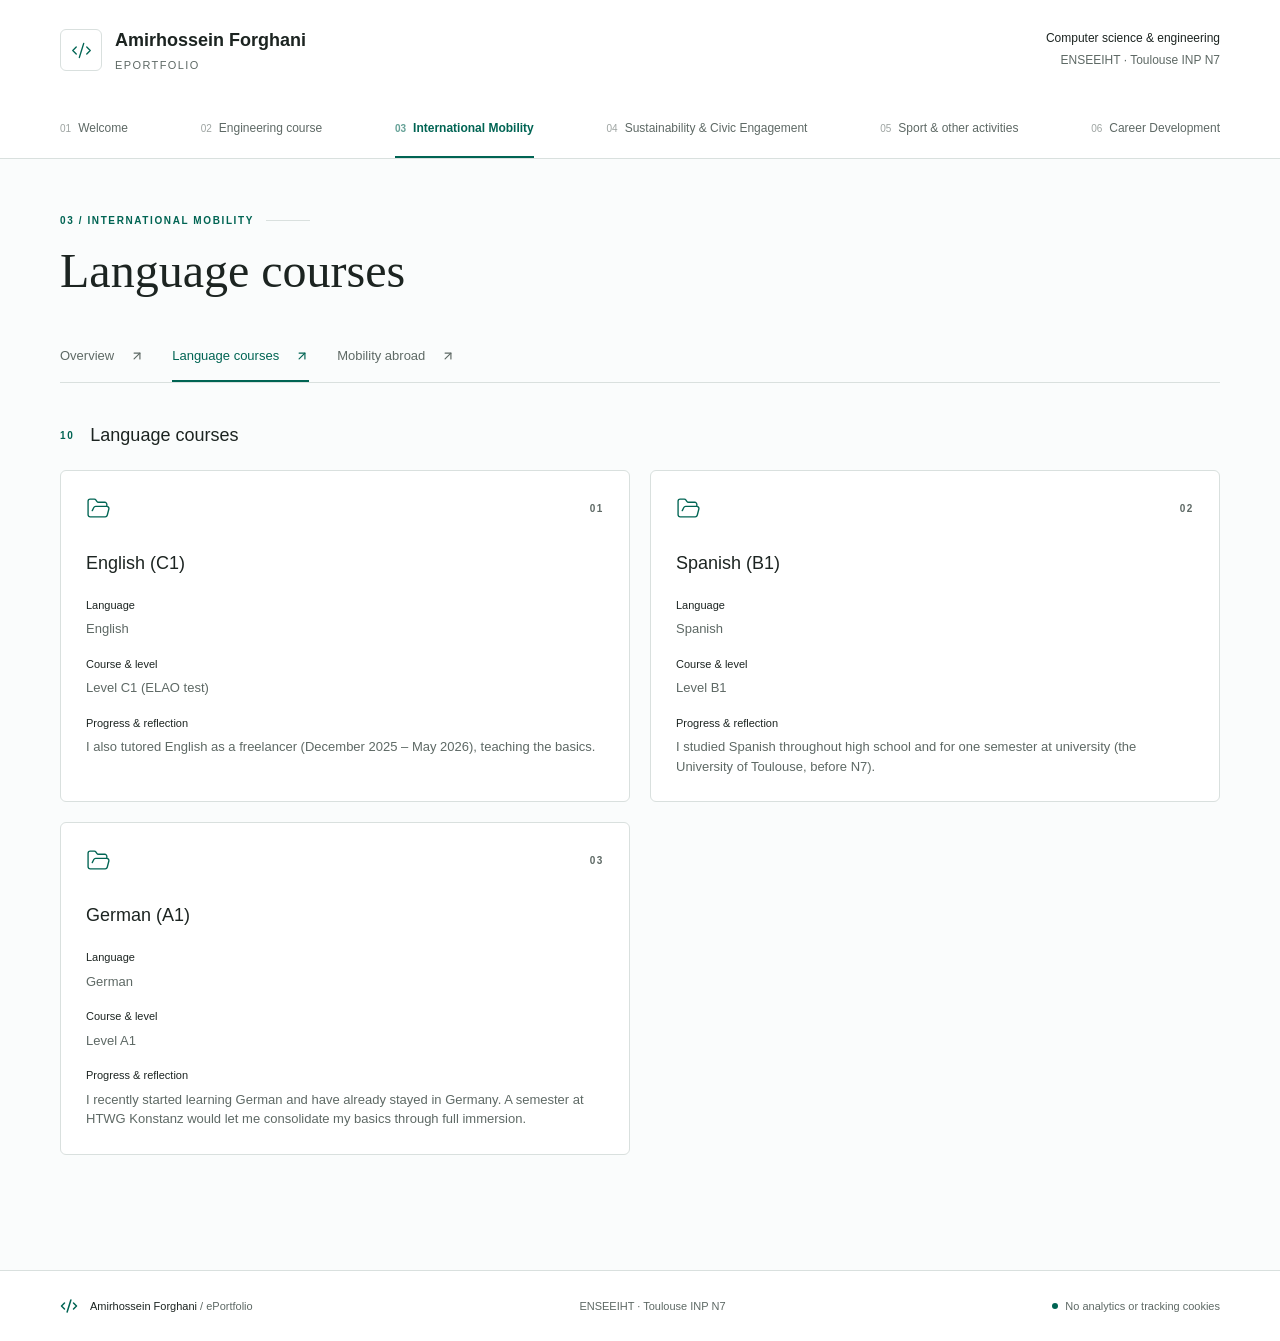
<file: mobility-language-courses.html>
<!DOCTYPE html>
<html lang="en">
  <head>
    <meta charset="utf-8" />
    <meta name="viewport" content="width=device-width, initial-scale=1" />
    <link rel="stylesheet" href="styles.css" />
    <title>Language courses | Student ePortfolio · ENSEEIHT</title>
    <meta
      name="description"
      content="Language courses in a student ePortfolio at ENSEEIHT, Toulouse INP N7."
    />
    <meta property="og:title" content="Language courses | Student ePortfolio" />
    <meta
      property="og:description"
      content="Language courses in a student ePortfolio at ENSEEIHT, Toulouse INP N7."
    />
    <meta property="og:type" content="website" />
    <meta name="twitter:card" content="summary" />
    <link rel="icon" href="favicon.ico" type="image/x-icon" />
  </head>
  <body>
    <!--$-->
    <div class="min-h-screen flex flex-col bg-background text-foreground">
      <header class="site-header">
        <div class="header-top page-width">
          <a class="brand" href="index.html"
            ><span class="brand-icon"
              ><svg
                xmlns="http://www.w3.org/2000/svg"
                width="21"
                height="21"
                viewBox="0 0 24 24"
                fill="none"
                stroke="currentColor"
                stroke-width="1.5"
                stroke-linecap="round"
                stroke-linejoin="round"
                class="lucide lucide-code-xml"
                aria-hidden="true"
              >
                <path d="m18 16 4-4-4-4"></path>
                <path d="m6 8-4 4 4 4"></path>
                <path d="m14.5 4-5 16"></path></svg></span
            ><span>Amirhossein Forghani<span class="brand-subtitle">ePortfolio</span></span></a
          >
          <div class="school-label">
            Computer science &amp; engineering<span>ENSEEIHT · Toulouse INP N7</span>
          </div>
          <button
            class="inline-flex items-center justify-center gap-2 whitespace-nowrap rounded-md text-sm font-medium cursor-pointer transition-colors focus-visible:outline-none focus-visible:ring-1 focus-visible:ring-ring disabled:pointer-events-none disabled:opacity-50 disabled:cursor-not-allowed [&amp;_svg]:pointer-events-none [&amp;_svg]:size-4 [&amp;_svg]:shrink-0 hover:bg-accent hover:text-accent-foreground h-9 w-9 mobile-toggle"
            aria-label="Open navigation"
            aria-expanded="false"
          >
            <svg
              xmlns="http://www.w3.org/2000/svg"
              width="24"
              height="24"
              viewBox="0 0 24 24"
              fill="none"
              stroke="currentColor"
              stroke-width="2"
              stroke-linecap="round"
              stroke-linejoin="round"
              class="lucide lucide-menu"
              aria-hidden="true"
            >
              <path d="M4 5h16"></path>
              <path d="M4 12h16"></path>
              <path d="M4 19h16"></path>
            </svg>
          </button>
        </div>
        <nav aria-label="Main navigation" class="main-nav page-width">
          <a class="nav-link" href="index.html"><span>01</span>Welcome</a
          ><a class="nav-link" href="engineering.html"><span>02</span>Engineering course</a
          ><a
            class="nav-link is-active active"
            href="mobility.html"
            data-status="active"
            aria-current="page"
            ><span>03</span>International Mobility</a
          ><a class="nav-link" href="sustainability.html"
            ><span>04</span>Sustainability &amp; Civic Engagement</a
          ><a class="nav-link" href="sport.html"><span>05</span>Sport &amp; other activities</a
          ><a class="nav-link" href="career.html"><span>06</span>Career Development</a>
        </nav>
      </header>
      <main class="page-width flex-1">
        <div class="page-heading">
          <div class="flex items-center gap-3">
            <span class="eyebrow text-primary">03 / International Mobility</span
            ><span class="heading-line"></span>
          </div>
          <h1>Language courses</h1>
        </div>
        <nav class="sub-nav" aria-label="Section navigation">
          <a href="mobility.html"
            >Overview<svg
              xmlns="http://www.w3.org/2000/svg"
              width="14"
              height="14"
              viewBox="0 0 24 24"
              fill="none"
              stroke="currentColor"
              stroke-width="2"
              stroke-linecap="round"
              stroke-linejoin="round"
              class="lucide lucide-arrow-up-right"
              aria-hidden="true"
            >
              <path d="M7 7h10v10"></path>
              <path d="M7 17 17 7"></path></svg></a
          ><a
            class="is-active"
            href="mobility-language-courses.html"
            data-status="active"
            aria-current="page"
            >Language courses<svg
              xmlns="http://www.w3.org/2000/svg"
              width="14"
              height="14"
              viewBox="0 0 24 24"
              fill="none"
              stroke="currentColor"
              stroke-width="2"
              stroke-linecap="round"
              stroke-linejoin="round"
              class="lucide lucide-arrow-up-right"
              aria-hidden="true"
            >
              <path d="M7 7h10v10"></path>
              <path d="M7 17 17 7"></path></svg></a
          ><a href="mobility-abroad.html"
            >Mobility abroad<svg
              xmlns="http://www.w3.org/2000/svg"
              width="14"
              height="14"
              viewBox="0 0 24 24"
              fill="none"
              stroke="currentColor"
              stroke-width="2"
              stroke-linecap="round"
              stroke-linejoin="round"
              class="lucide lucide-arrow-up-right"
              aria-hidden="true"
            >
              <path d="M7 7h10v10"></path>
              <path d="M7 17 17 7"></path></svg
          ></a>
        </nav>
        <div class="page-content">
          <section class="content-section">
            <div class="section-heading">
              <span class="eyebrow text-primary">10</span>
              <h2 class="section-title">Language courses</h2>
            </div>
            <div class="grid gap-5 md:grid-cols-2">
              <article class="portfolio-card">
                <div class="flex justify-between items-center mb-7">
                  <svg
                    xmlns="http://www.w3.org/2000/svg"
                    width="25"
                    height="25"
                    viewBox="0 0 24 24"
                    fill="none"
                    stroke="currentColor"
                    stroke-width="1.3"
                    stroke-linecap="round"
                    stroke-linejoin="round"
                    class="lucide lucide-folder-open text-primary"
                    aria-hidden="true"
                  >
                    <path
                      d="m6 14 1.5-2.9A2 2 0 0 1 9.24 10H20a2 2 0 0 1 1.94 2.5l-1.54 6a2 2 0 0 1-1.95 1.5H4a2 2 0 0 1-2-2V5a2 2 0 0 1 2-2h3.9a2 2 0 0 1 1.69.9l.81 1.2a2 2 0 0 0 1.67.9H18a2 2 0 0 1 2 2v2"
                    ></path></svg
                  ><span class="eyebrow text-muted-foreground">0<!-- -->1</span>
                </div>
                <h3 class="text-lg font-medium mb-5">English (C1)</h3>
                <dl>
                  <div class="field">
                    <dt>Language</dt>
                    <dd>English</dd>
                  </div>
                  <div class="field">
                    <dt>Course &amp; level</dt>
                    <dd>Level C1 (ELAO test)</dd>
                  </div>
                  <div class="field">
                    <dt>Progress &amp; reflection</dt>
                    <dd>
                      I also tutored English as a freelancer (December 2025 – May 2026), teaching
                      the basics.
                    </dd>
                  </div>
                </dl>
              </article>
              <article class="portfolio-card">
                <div class="flex justify-between items-center mb-7">
                  <svg
                    xmlns="http://www.w3.org/2000/svg"
                    width="25"
                    height="25"
                    viewBox="0 0 24 24"
                    fill="none"
                    stroke="currentColor"
                    stroke-width="1.3"
                    stroke-linecap="round"
                    stroke-linejoin="round"
                    class="lucide lucide-folder-open text-primary"
                    aria-hidden="true"
                  >
                    <path
                      d="m6 14 1.5-2.9A2 2 0 0 1 9.24 10H20a2 2 0 0 1 1.94 2.5l-1.54 6a2 2 0 0 1-1.95 1.5H4a2 2 0 0 1-2-2V5a2 2 0 0 1 2-2h3.9a2 2 0 0 1 1.69.9l.81 1.2a2 2 0 0 0 1.67.9H18a2 2 0 0 1 2 2v2"
                    ></path></svg
                  ><span class="eyebrow text-muted-foreground">0<!-- -->2</span>
                </div>
                <h3 class="text-lg font-medium mb-5">Spanish (B1)</h3>
                <dl>
                  <div class="field">
                    <dt>Language</dt>
                    <dd>Spanish</dd>
                  </div>
                  <div class="field">
                    <dt>Course &amp; level</dt>
                    <dd>Level B1</dd>
                  </div>
                  <div class="field">
                    <dt>Progress &amp; reflection</dt>
                    <dd>
                      I studied Spanish throughout high school and for one semester at university
                      (the University of Toulouse, before N7).
                    </dd>
                  </div>
                </dl>
              </article>
              <article class="portfolio-card">
                <div class="flex justify-between items-center mb-7">
                  <svg
                    xmlns="http://www.w3.org/2000/svg"
                    width="25"
                    height="25"
                    viewBox="0 0 24 24"
                    fill="none"
                    stroke="currentColor"
                    stroke-width="1.3"
                    stroke-linecap="round"
                    stroke-linejoin="round"
                    class="lucide lucide-folder-open text-primary"
                    aria-hidden="true"
                  >
                    <path
                      d="m6 14 1.5-2.9A2 2 0 0 1 9.24 10H20a2 2 0 0 1 1.94 2.5l-1.54 6a2 2 0 0 1-1.95 1.5H4a2 2 0 0 1-2-2V5a2 2 0 0 1 2-2h3.9a2 2 0 0 1 1.69.9l.81 1.2a2 2 0 0 0 1.67.9H18a2 2 0 0 1 2 2v2"
                    ></path></svg
                  ><span class="eyebrow text-muted-foreground">0<!-- -->3</span>
                </div>
                <h3 class="text-lg font-medium mb-5">German (A1)</h3>
                <dl>
                  <div class="field">
                    <dt>Language</dt>
                    <dd>German</dd>
                  </div>
                  <div class="field">
                    <dt>Course &amp; level</dt>
                    <dd>Level A1</dd>
                  </div>
                  <div class="field">
                    <dt>Progress &amp; reflection</dt>
                    <dd>
                      I recently started learning German and have already stayed in Germany. A
                      semester at HTWG Konstanz would let me consolidate my basics through full
                      immersion.
                    </dd>
                  </div>
                </dl>
              </article>
            </div>
          </section>
        </div>
      </main>
      <footer class="site-footer">
        <div class="page-width flex flex-wrap items-center justify-between gap-4">
          <div class="flex items-center gap-3">
            <svg
              xmlns="http://www.w3.org/2000/svg"
              width="18"
              height="18"
              viewBox="0 0 24 24"
              fill="none"
              stroke="currentColor"
              stroke-width="2"
              stroke-linecap="round"
              stroke-linejoin="round"
              class="lucide lucide-code-xml text-primary"
              aria-hidden="true"
            >
              <path d="m18 16 4-4-4-4"></path>
              <path d="m6 8-4 4 4 4"></path>
              <path d="m14.5 4-5 16"></path></svg
            ><span
              >Amirhossein Forghani <span class="text-muted-foreground">/ ePortfolio</span></span
            >
          </div>
          <span class="text-muted-foreground">ENSEEIHT · Toulouse INP N7</span
          ><span class="privacy-note"><span></span> No analytics or tracking cookies</span>
        </div>
      </footer>
    </div>
    <!--/$-->
    <script>
      (function(){
        var btn = document.querySelector('.mobile-toggle');
        var nav = document.querySelector('.main-nav');
        if (btn && nav) btn.addEventListener('click', function(){
          var open = nav.classList.toggle('is-open');
          btn.setAttribute('aria-expanded', open ? 'true' : 'false');
          btn.setAttribute('aria-label', open ? 'Close navigation' : 'Open navigation');
        });
      })();
    </script>
  </body>
</html>
</file>
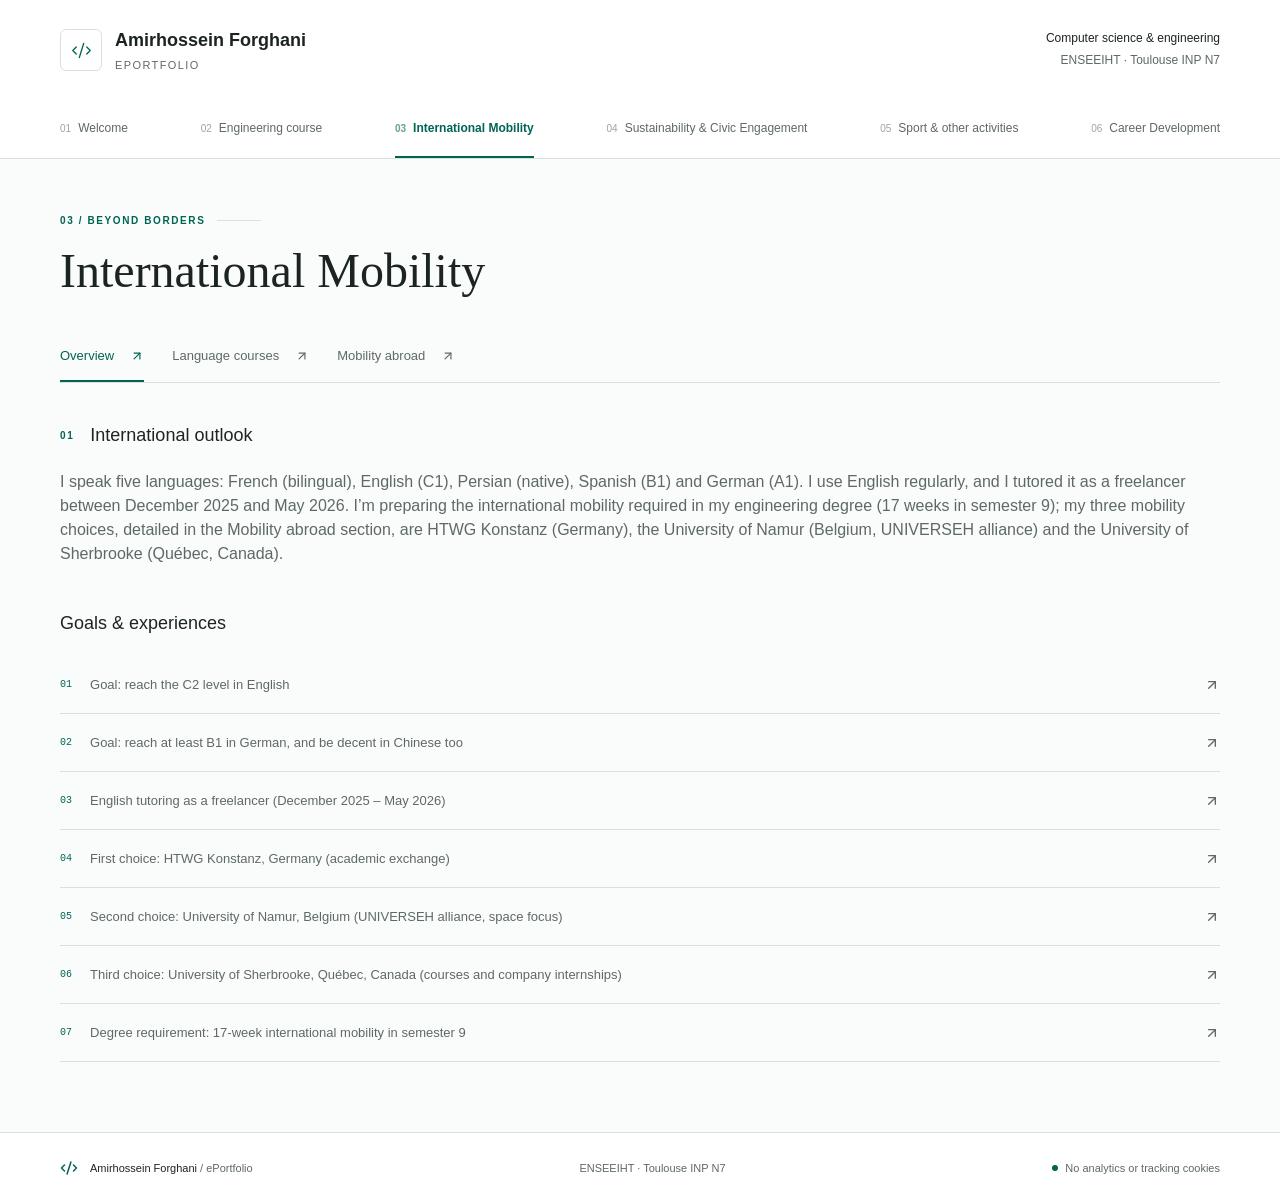
<file: mobility.html>
<!DOCTYPE html>
<html lang="en">
  <head>
    <meta charset="utf-8" />
    <meta name="viewport" content="width=device-width, initial-scale=1" />
    <link rel="stylesheet" href="styles.css" />
    <title>International Mobility | Student ePortfolio · ENSEEIHT</title>
    <meta name="description" content="Language learning and international mobility plans." />
    <meta property="og:title" content="International Mobility | Student ePortfolio" />
    <meta property="og:description" content="Language learning and international mobility plans." />
    <meta property="og:type" content="website" />
    <meta name="twitter:card" content="summary" />
    <link rel="icon" href="favicon.ico" type="image/x-icon" />
  </head>
  <body>
    <!--$-->
    <div class="min-h-screen flex flex-col bg-background text-foreground">
      <header class="site-header">
        <div class="header-top page-width">
          <a class="brand" href="index.html"
            ><span class="brand-icon"
              ><svg
                xmlns="http://www.w3.org/2000/svg"
                width="21"
                height="21"
                viewBox="0 0 24 24"
                fill="none"
                stroke="currentColor"
                stroke-width="1.5"
                stroke-linecap="round"
                stroke-linejoin="round"
                class="lucide lucide-code-xml"
                aria-hidden="true"
              >
                <path d="m18 16 4-4-4-4"></path>
                <path d="m6 8-4 4 4 4"></path>
                <path d="m14.5 4-5 16"></path></svg></span
            ><span>Amirhossein Forghani<span class="brand-subtitle">ePortfolio</span></span></a
          >
          <div class="school-label">
            Computer science &amp; engineering<span>ENSEEIHT · Toulouse INP N7</span>
          </div>
          <button
            class="inline-flex items-center justify-center gap-2 whitespace-nowrap rounded-md text-sm font-medium cursor-pointer transition-colors focus-visible:outline-none focus-visible:ring-1 focus-visible:ring-ring disabled:pointer-events-none disabled:opacity-50 disabled:cursor-not-allowed [&amp;_svg]:pointer-events-none [&amp;_svg]:size-4 [&amp;_svg]:shrink-0 hover:bg-accent hover:text-accent-foreground h-9 w-9 mobile-toggle"
            aria-label="Open navigation"
            aria-expanded="false"
          >
            <svg
              xmlns="http://www.w3.org/2000/svg"
              width="24"
              height="24"
              viewBox="0 0 24 24"
              fill="none"
              stroke="currentColor"
              stroke-width="2"
              stroke-linecap="round"
              stroke-linejoin="round"
              class="lucide lucide-menu"
              aria-hidden="true"
            >
              <path d="M4 5h16"></path>
              <path d="M4 12h16"></path>
              <path d="M4 19h16"></path>
            </svg>
          </button>
        </div>
        <nav aria-label="Main navigation" class="main-nav page-width">
          <a class="nav-link" href="index.html"><span>01</span>Welcome</a
          ><a class="nav-link" href="engineering.html"><span>02</span>Engineering course</a
          ><a
            class="nav-link is-active active"
            href="mobility.html"
            data-status="active"
            aria-current="page"
            ><span>03</span>International Mobility</a
          ><a class="nav-link" href="sustainability.html"
            ><span>04</span>Sustainability &amp; Civic Engagement</a
          ><a class="nav-link" href="sport.html"><span>05</span>Sport &amp; other activities</a
          ><a class="nav-link" href="career.html"><span>06</span>Career Development</a>
        </nav>
      </header>
      <main class="page-width flex-1">
        <div class="page-heading">
          <div class="flex items-center gap-3">
            <span class="eyebrow text-primary">03 / Beyond borders</span
            ><span class="heading-line"></span>
          </div>
          <h1>International Mobility</h1>
        </div>
        <nav class="sub-nav" aria-label="Section navigation">
          <a class="is-active" href="mobility.html" data-status="active" aria-current="page"
            >Overview<svg
              xmlns="http://www.w3.org/2000/svg"
              width="14"
              height="14"
              viewBox="0 0 24 24"
              fill="none"
              stroke="currentColor"
              stroke-width="2"
              stroke-linecap="round"
              stroke-linejoin="round"
              class="lucide lucide-arrow-up-right"
              aria-hidden="true"
            >
              <path d="M7 7h10v10"></path>
              <path d="M7 17 17 7"></path></svg></a
          ><a href="mobility-language-courses.html"
            >Language courses<svg
              xmlns="http://www.w3.org/2000/svg"
              width="14"
              height="14"
              viewBox="0 0 24 24"
              fill="none"
              stroke="currentColor"
              stroke-width="2"
              stroke-linecap="round"
              stroke-linejoin="round"
              class="lucide lucide-arrow-up-right"
              aria-hidden="true"
            >
              <path d="M7 7h10v10"></path>
              <path d="M7 17 17 7"></path></svg></a
          ><a href="mobility-abroad.html"
            >Mobility abroad<svg
              xmlns="http://www.w3.org/2000/svg"
              width="14"
              height="14"
              viewBox="0 0 24 24"
              fill="none"
              stroke="currentColor"
              stroke-width="2"
              stroke-linecap="round"
              stroke-linejoin="round"
              class="lucide lucide-arrow-up-right"
              aria-hidden="true"
            >
              <path d="M7 7h10v10"></path>
              <path d="M7 17 17 7"></path></svg
          ></a>
        </nav>
        <div class="page-content">
          <section class="content-section">
            <div class="section-heading">
              <span class="eyebrow text-primary">01</span>
              <h2 class="section-title">International outlook</h2>
            </div>
            <p class="text-muted-foreground">
              I speak five languages: French (bilingual), English (C1), Persian (native), Spanish
              (B1) and German (A1). I use English regularly, and I tutored it as a freelancer
              between December 2025 and May 2026. I’m preparing the international mobility required
              in my engineering degree (17 weeks in semester 9); my three mobility choices, detailed
              in the Mobility abroad section, are HTWG Konstanz (Germany), the University of Namur
              (Belgium, UNIVERSEH alliance) and the University of Sherbrooke (Québec, Canada).
            </p>
          </section>
          <section>
            <h2 class="section-title">Goals &amp; experiences</h2>
            <ul class="empty-list">
              <li>
                <span class="item-number">0<!-- -->1</span
                ><span>Goal: reach the C2 level in English</span
                ><svg
                  xmlns="http://www.w3.org/2000/svg"
                  width="16"
                  height="16"
                  viewBox="0 0 24 24"
                  fill="none"
                  stroke="currentColor"
                  stroke-width="2"
                  stroke-linecap="round"
                  stroke-linejoin="round"
                  class="lucide lucide-arrow-up-right text-muted-foreground"
                  aria-hidden="true"
                >
                  <path d="M7 7h10v10"></path>
                  <path d="M7 17 17 7"></path>
                </svg>
              </li>
              <li>
                <span class="item-number">0<!-- -->2</span
                ><span>Goal: reach at least B1 in German, and be decent in Chinese too</span
                ><svg
                  xmlns="http://www.w3.org/2000/svg"
                  width="16"
                  height="16"
                  viewBox="0 0 24 24"
                  fill="none"
                  stroke="currentColor"
                  stroke-width="2"
                  stroke-linecap="round"
                  stroke-linejoin="round"
                  class="lucide lucide-arrow-up-right text-muted-foreground"
                  aria-hidden="true"
                >
                  <path d="M7 7h10v10"></path>
                  <path d="M7 17 17 7"></path>
                </svg>
              </li>
              <li>
                <span class="item-number">0<!-- -->3</span
                ><span>English tutoring as a freelancer (December 2025 – May 2026)</span
                ><svg
                  xmlns="http://www.w3.org/2000/svg"
                  width="16"
                  height="16"
                  viewBox="0 0 24 24"
                  fill="none"
                  stroke="currentColor"
                  stroke-width="2"
                  stroke-linecap="round"
                  stroke-linejoin="round"
                  class="lucide lucide-arrow-up-right text-muted-foreground"
                  aria-hidden="true"
                >
                  <path d="M7 7h10v10"></path>
                  <path d="M7 17 17 7"></path>
                </svg>
              </li>
              <li>
                <span class="item-number">0<!-- -->4</span
                ><span>First choice: HTWG Konstanz, Germany (academic exchange)</span
                ><svg
                  xmlns="http://www.w3.org/2000/svg"
                  width="16"
                  height="16"
                  viewBox="0 0 24 24"
                  fill="none"
                  stroke="currentColor"
                  stroke-width="2"
                  stroke-linecap="round"
                  stroke-linejoin="round"
                  class="lucide lucide-arrow-up-right text-muted-foreground"
                  aria-hidden="true"
                >
                  <path d="M7 7h10v10"></path>
                  <path d="M7 17 17 7"></path>
                </svg>
              </li>
              <li>
                <span class="item-number">0<!-- -->5</span
                ><span
                  >Second choice: University of Namur, Belgium (UNIVERSEH alliance, space
                  focus)</span
                ><svg
                  xmlns="http://www.w3.org/2000/svg"
                  width="16"
                  height="16"
                  viewBox="0 0 24 24"
                  fill="none"
                  stroke="currentColor"
                  stroke-width="2"
                  stroke-linecap="round"
                  stroke-linejoin="round"
                  class="lucide lucide-arrow-up-right text-muted-foreground"
                  aria-hidden="true"
                >
                  <path d="M7 7h10v10"></path>
                  <path d="M7 17 17 7"></path>
                </svg>
              </li>
              <li>
                <span class="item-number">0<!-- -->6</span
                ><span
                  >Third choice: University of Sherbrooke, Québec, Canada (courses and company
                  internships)</span
                ><svg
                  xmlns="http://www.w3.org/2000/svg"
                  width="16"
                  height="16"
                  viewBox="0 0 24 24"
                  fill="none"
                  stroke="currentColor"
                  stroke-width="2"
                  stroke-linecap="round"
                  stroke-linejoin="round"
                  class="lucide lucide-arrow-up-right text-muted-foreground"
                  aria-hidden="true"
                >
                  <path d="M7 7h10v10"></path>
                  <path d="M7 17 17 7"></path>
                </svg>
              </li>
              <li>
                <span class="item-number">0<!-- -->7</span
                ><span>Degree requirement: 17-week international mobility in semester 9</span
                ><svg
                  xmlns="http://www.w3.org/2000/svg"
                  width="16"
                  height="16"
                  viewBox="0 0 24 24"
                  fill="none"
                  stroke="currentColor"
                  stroke-width="2"
                  stroke-linecap="round"
                  stroke-linejoin="round"
                  class="lucide lucide-arrow-up-right text-muted-foreground"
                  aria-hidden="true"
                >
                  <path d="M7 7h10v10"></path>
                  <path d="M7 17 17 7"></path>
                </svg>
              </li>
            </ul>
          </section>
        </div>
      </main>
      <footer class="site-footer">
        <div class="page-width flex flex-wrap items-center justify-between gap-4">
          <div class="flex items-center gap-3">
            <svg
              xmlns="http://www.w3.org/2000/svg"
              width="18"
              height="18"
              viewBox="0 0 24 24"
              fill="none"
              stroke="currentColor"
              stroke-width="2"
              stroke-linecap="round"
              stroke-linejoin="round"
              class="lucide lucide-code-xml text-primary"
              aria-hidden="true"
            >
              <path d="m18 16 4-4-4-4"></path>
              <path d="m6 8-4 4 4 4"></path>
              <path d="m14.5 4-5 16"></path></svg
            ><span
              >Amirhossein Forghani <span class="text-muted-foreground">/ ePortfolio</span></span
            >
          </div>
          <span class="text-muted-foreground">ENSEEIHT · Toulouse INP N7</span
          ><span class="privacy-note"><span></span> No analytics or tracking cookies</span>
        </div>
      </footer>
    </div>
    <!--/$-->
    <script>
      (function(){
        var btn = document.querySelector('.mobile-toggle');
        var nav = document.querySelector('.main-nav');
        if (btn && nav) btn.addEventListener('click', function(){
          var open = nav.classList.toggle('is-open');
          btn.setAttribute('aria-expanded', open ? 'true' : 'false');
          btn.setAttribute('aria-label', open ? 'Close navigation' : 'Open navigation');
        });
      })();
    </script>
  </body>
</html>
</file>
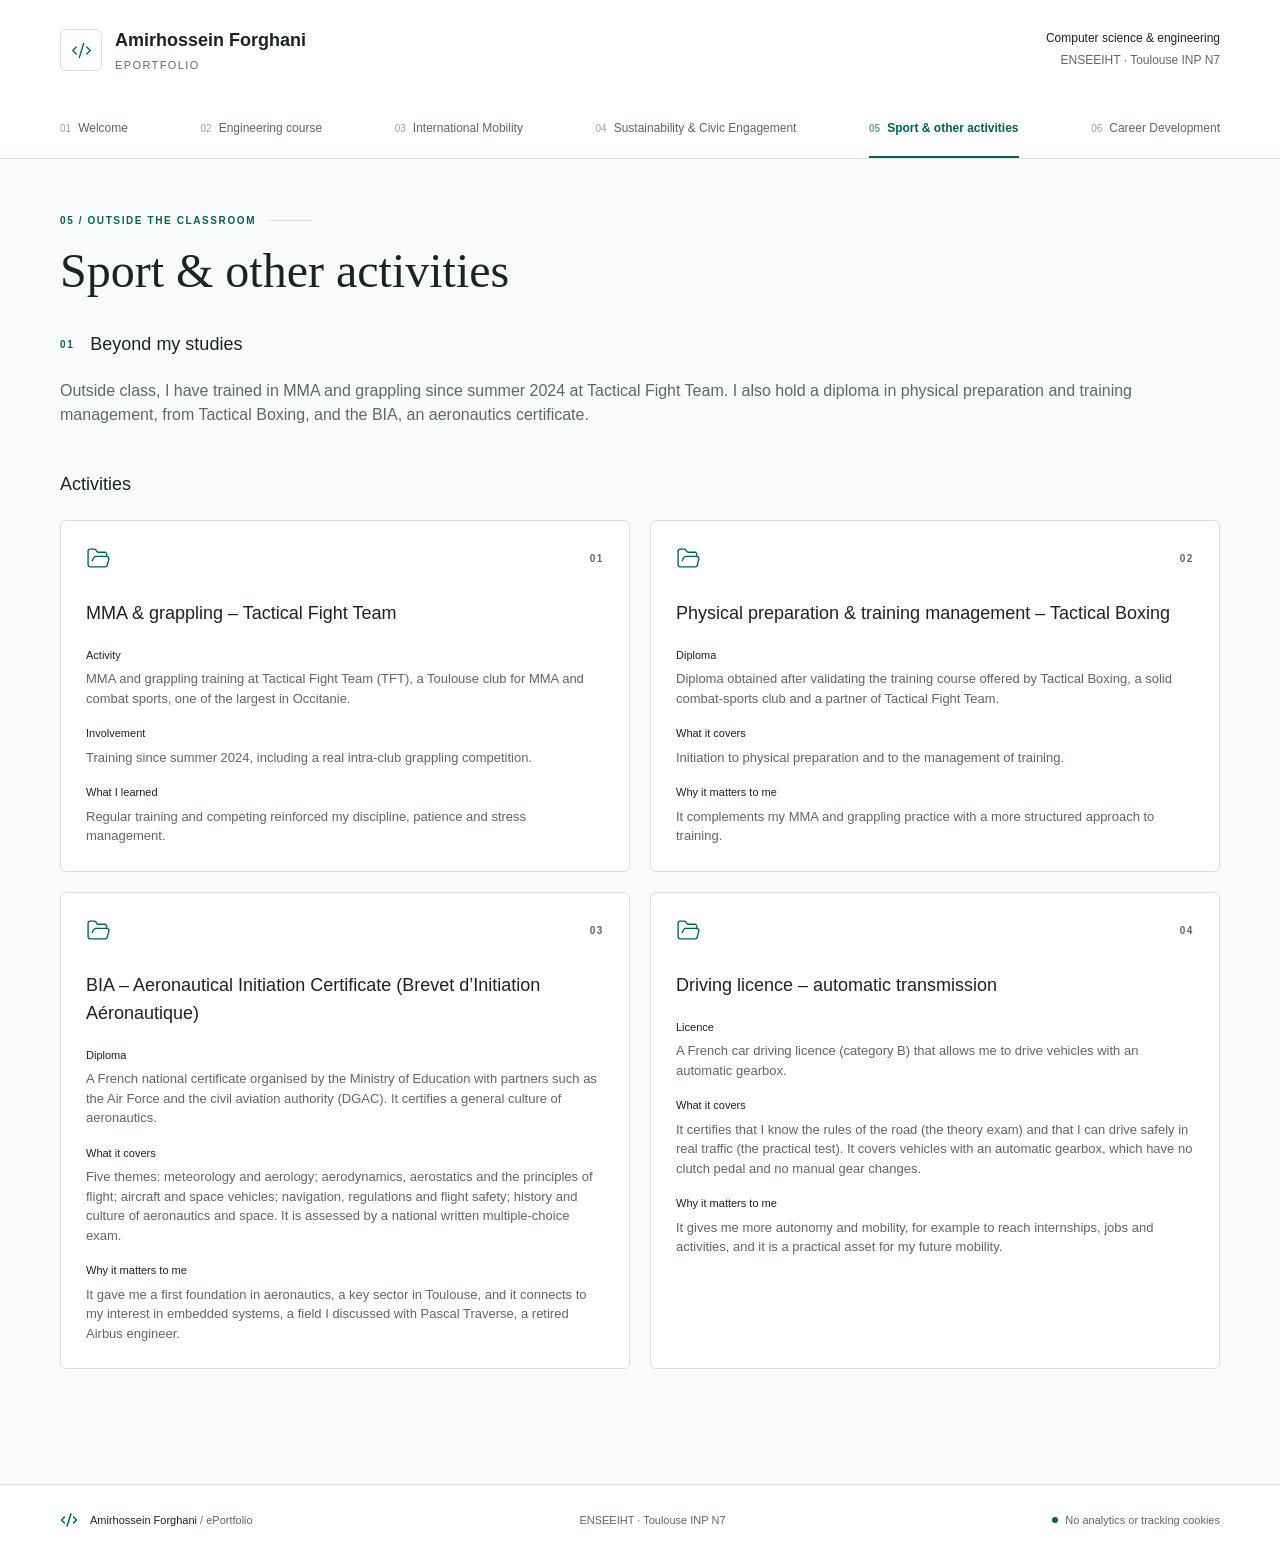
<file: sport.html>
<!DOCTYPE html>
<html lang="en">
  <head>
    <meta charset="utf-8" />
    <meta name="viewport" content="width=device-width, initial-scale=1" />
    <link rel="stylesheet" href="styles.css" />
    <title>Sport &amp; other activities | Student ePortfolio · ENSEEIHT</title>
    <meta name="description" content="Sports and other activities outside engineering studies." />
    <meta property="og:title" content="Sport &amp; other activities | Student ePortfolio" />
    <meta
      property="og:description"
      content="Sports and other activities outside engineering studies."
    />
    <meta property="og:type" content="website" />
    <meta name="twitter:card" content="summary" />
    <link rel="icon" href="favicon.ico" type="image/x-icon" />
  </head>
  <body>
    <!--$-->
    <div class="min-h-screen flex flex-col bg-background text-foreground">
      <header class="site-header">
        <div class="header-top page-width">
          <a class="brand" href="index.html"
            ><span class="brand-icon"
              ><svg
                xmlns="http://www.w3.org/2000/svg"
                width="21"
                height="21"
                viewBox="0 0 24 24"
                fill="none"
                stroke="currentColor"
                stroke-width="1.5"
                stroke-linecap="round"
                stroke-linejoin="round"
                class="lucide lucide-code-xml"
                aria-hidden="true"
              >
                <path d="m18 16 4-4-4-4"></path>
                <path d="m6 8-4 4 4 4"></path>
                <path d="m14.5 4-5 16"></path></svg></span
            ><span>Amirhossein Forghani<span class="brand-subtitle">ePortfolio</span></span></a
          >
          <div class="school-label">
            Computer science &amp; engineering<span>ENSEEIHT · Toulouse INP N7</span>
          </div>
          <button
            class="inline-flex items-center justify-center gap-2 whitespace-nowrap rounded-md text-sm font-medium cursor-pointer transition-colors focus-visible:outline-none focus-visible:ring-1 focus-visible:ring-ring disabled:pointer-events-none disabled:opacity-50 disabled:cursor-not-allowed [&amp;_svg]:pointer-events-none [&amp;_svg]:size-4 [&amp;_svg]:shrink-0 hover:bg-accent hover:text-accent-foreground h-9 w-9 mobile-toggle"
            aria-label="Open navigation"
            aria-expanded="false"
          >
            <svg
              xmlns="http://www.w3.org/2000/svg"
              width="24"
              height="24"
              viewBox="0 0 24 24"
              fill="none"
              stroke="currentColor"
              stroke-width="2"
              stroke-linecap="round"
              stroke-linejoin="round"
              class="lucide lucide-menu"
              aria-hidden="true"
            >
              <path d="M4 5h16"></path>
              <path d="M4 12h16"></path>
              <path d="M4 19h16"></path>
            </svg>
          </button>
        </div>
        <nav aria-label="Main navigation" class="main-nav page-width">
          <a class="nav-link" href="index.html"><span>01</span>Welcome</a
          ><a class="nav-link" href="engineering.html"><span>02</span>Engineering course</a
          ><a class="nav-link" href="mobility.html"><span>03</span>International Mobility</a
          ><a class="nav-link" href="sustainability.html"
            ><span>04</span>Sustainability &amp; Civic Engagement</a
          ><a
            class="nav-link is-active active"
            href="sport.html"
            data-status="active"
            aria-current="page"
            ><span>05</span>Sport &amp; other activities</a
          ><a class="nav-link" href="career.html"><span>06</span>Career Development</a>
        </nav>
      </header>
      <main class="page-width flex-1">
        <div class="page-heading">
          <div class="flex items-center gap-3">
            <span class="eyebrow text-primary">05 / Outside the classroom</span
            ><span class="heading-line"></span>
          </div>
          <h1>Sport &amp; other activities</h1>
        </div>
        <div class="page-content">
          <section class="content-section">
            <div class="section-heading">
              <span class="eyebrow text-primary">01</span>
              <h2 class="section-title">Beyond my studies</h2>
            </div>
            <p class="text-muted-foreground">
              Outside class, I have trained in MMA and grappling since summer 2024 at Tactical Fight
              Team. I also hold a diploma in physical preparation and training management, from
              Tactical Boxing, and the BIA, an aeronautics certificate.
            </p>
          </section>
          <section class="content-section">
            <div class="section-heading">
              <h2 class="section-title">Activities</h2>
            </div>
            <div class="grid gap-5 md:grid-cols-2">
              <article class="portfolio-card">
                <div class="flex justify-between items-center mb-7">
                  <svg
                    xmlns="http://www.w3.org/2000/svg"
                    width="25"
                    height="25"
                    viewBox="0 0 24 24"
                    fill="none"
                    stroke="currentColor"
                    stroke-width="1.3"
                    stroke-linecap="round"
                    stroke-linejoin="round"
                    class="lucide lucide-folder-open text-primary"
                    aria-hidden="true"
                  >
                    <path
                      d="m6 14 1.5-2.9A2 2 0 0 1 9.24 10H20a2 2 0 0 1 1.94 2.5l-1.54 6a2 2 0 0 1-1.95 1.5H4a2 2 0 0 1-2-2V5a2 2 0 0 1 2-2h3.9a2 2 0 0 1 1.69.9l.81 1.2a2 2 0 0 0 1.67.9H18a2 2 0 0 1 2 2v2"
                    ></path></svg
                  ><span class="eyebrow text-muted-foreground">0<!-- -->1</span>
                </div>
                <h3 class="text-lg font-medium mb-5">MMA &amp; grappling – Tactical Fight Team</h3>
                <dl>
                  <div class="field">
                    <dt>Activity</dt>
                    <dd>
                      MMA and grappling training at Tactical Fight Team (TFT), a Toulouse club for
                      MMA and combat sports, one of the largest in Occitanie.
                    </dd>
                  </div>
                  <div class="field">
                    <dt>Involvement</dt>
                    <dd>
                      Training since summer 2024, including a real intra-club grappling competition.
                    </dd>
                  </div>
                  <div class="field">
                    <dt>What I learned</dt>
                    <dd>
                      Regular training and competing reinforced my discipline, patience and stress
                      management.
                    </dd>
                  </div>
                </dl>
              </article>
              <article class="portfolio-card">
                <div class="flex justify-between items-center mb-7">
                  <svg
                    xmlns="http://www.w3.org/2000/svg"
                    width="25"
                    height="25"
                    viewBox="0 0 24 24"
                    fill="none"
                    stroke="currentColor"
                    stroke-width="1.3"
                    stroke-linecap="round"
                    stroke-linejoin="round"
                    class="lucide lucide-folder-open text-primary"
                    aria-hidden="true"
                  >
                    <path
                      d="m6 14 1.5-2.9A2 2 0 0 1 9.24 10H20a2 2 0 0 1 1.94 2.5l-1.54 6a2 2 0 0 1-1.95 1.5H4a2 2 0 0 1-2-2V5a2 2 0 0 1 2-2h3.9a2 2 0 0 1 1.69.9l.81 1.2a2 2 0 0 0 1.67.9H18a2 2 0 0 1 2 2v2"
                    ></path></svg
                  ><span class="eyebrow text-muted-foreground">0<!-- -->2</span>
                </div>
                <h3 class="text-lg font-medium mb-5">
                  Physical preparation &amp; training management – Tactical Boxing
                </h3>
                <dl>
                  <div class="field">
                    <dt>Diploma</dt>
                    <dd>
                      Diploma obtained after validating the training course offered by Tactical
                      Boxing, a solid combat-sports club and a partner of Tactical Fight Team.
                    </dd>
                  </div>
                  <div class="field">
                    <dt>What it covers</dt>
                    <dd>Initiation to physical preparation and to the management of training.</dd>
                  </div>
                  <div class="field">
                    <dt>Why it matters to me</dt>
                    <dd>
                      It complements my MMA and grappling practice with a more structured approach
                      to training.
                    </dd>
                  </div>
                </dl>
              </article>
              <article class="portfolio-card">
                <div class="flex justify-between items-center mb-7">
                  <svg
                    xmlns="http://www.w3.org/2000/svg"
                    width="25"
                    height="25"
                    viewBox="0 0 24 24"
                    fill="none"
                    stroke="currentColor"
                    stroke-width="1.3"
                    stroke-linecap="round"
                    stroke-linejoin="round"
                    class="lucide lucide-folder-open text-primary"
                    aria-hidden="true"
                  >
                    <path
                      d="m6 14 1.5-2.9A2 2 0 0 1 9.24 10H20a2 2 0 0 1 1.94 2.5l-1.54 6a2 2 0 0 1-1.95 1.5H4a2 2 0 0 1-2-2V5a2 2 0 0 1 2-2h3.9a2 2 0 0 1 1.69.9l.81 1.2a2 2 0 0 0 1.67.9H18a2 2 0 0 1 2 2v2"
                    ></path></svg
                  ><span class="eyebrow text-muted-foreground">0<!-- -->3</span>
                </div>
                <h3 class="text-lg font-medium mb-5">
                  BIA – Aeronautical Initiation Certificate (Brevet d’Initiation Aéronautique)
                </h3>
                <dl>
                  <div class="field">
                    <dt>Diploma</dt>
                    <dd>
                      A French national certificate organised by the Ministry of Education with
                      partners such as the Air Force and the civil aviation authority (DGAC). It
                      certifies a general culture of aeronautics.
                    </dd>
                  </div>
                  <div class="field">
                    <dt>What it covers</dt>
                    <dd>
                      Five themes: meteorology and aerology; aerodynamics, aerostatics and the
                      principles of flight; aircraft and space vehicles; navigation, regulations and
                      flight safety; history and culture of aeronautics and space. It is assessed by
                      a national written multiple-choice exam.
                    </dd>
                  </div>
                  <div class="field">
                    <dt>Why it matters to me</dt>
                    <dd>
                      It gave me a first foundation in aeronautics, a key sector in Toulouse, and it
                      connects to my interest in embedded systems, a field I discussed with Pascal
                      Traverse, a retired Airbus engineer.
                    </dd>
                  </div>
                </dl>
              </article>
              <article class="portfolio-card">
                <div class="flex justify-between items-center mb-7">
                  <svg
                    xmlns="http://www.w3.org/2000/svg"
                    width="25"
                    height="25"
                    viewBox="0 0 24 24"
                    fill="none"
                    stroke="currentColor"
                    stroke-width="1.3"
                    stroke-linecap="round"
                    stroke-linejoin="round"
                    class="lucide lucide-folder-open text-primary"
                    aria-hidden="true"
                  >
                    <path
                      d="m6 14 1.5-2.9A2 2 0 0 1 9.24 10H20a2 2 0 0 1 1.94 2.5l-1.54 6a2 2 0 0 1-1.95 1.5H4a2 2 0 0 1-2-2V5a2 2 0 0 1 2-2h3.9a2 2 0 0 1 1.69.9l.81 1.2a2 2 0 0 0 1.67.9H18a2 2 0 0 1 2 2v2"
                    ></path></svg
                  ><span class="eyebrow text-muted-foreground">0<!-- -->4</span>
                </div>
                <h3 class="text-lg font-medium mb-5">
                  Driving licence – automatic transmission
                </h3>
                <dl>
                  <div class="field">
                    <dt>Licence</dt>
                    <dd>
                      A French car driving licence (category B) that allows me to drive vehicles with an automatic gearbox.
                    </dd>
                  </div>
                  <div class="field">
                    <dt>What it covers</dt>
                    <dd>
                      It certifies that I know the rules of the road (the theory exam) and that I can drive safely in real traffic (the practical test). It covers vehicles with an automatic gearbox, which have no clutch pedal and no manual gear changes.
                    </dd>
                  </div>
                  <div class="field">
                    <dt>Why it matters to me</dt>
                    <dd>
                      It gives me more autonomy and mobility, for example to reach internships, jobs and activities, and it is a practical asset for my future mobility.
                    </dd>
                  </div>
                </dl>
              </article>
            </div>
          </section>
        </div>
      </main>
      <footer class="site-footer">
        <div class="page-width flex flex-wrap items-center justify-between gap-4">
          <div class="flex items-center gap-3">
            <svg
              xmlns="http://www.w3.org/2000/svg"
              width="18"
              height="18"
              viewBox="0 0 24 24"
              fill="none"
              stroke="currentColor"
              stroke-width="2"
              stroke-linecap="round"
              stroke-linejoin="round"
              class="lucide lucide-code-xml text-primary"
              aria-hidden="true"
            >
              <path d="m18 16 4-4-4-4"></path>
              <path d="m6 8-4 4 4 4"></path>
              <path d="m14.5 4-5 16"></path></svg
            ><span
              >Amirhossein Forghani <span class="text-muted-foreground">/ ePortfolio</span></span
            >
          </div>
          <span class="text-muted-foreground">ENSEEIHT · Toulouse INP N7</span
          ><span class="privacy-note"><span></span> No analytics or tracking cookies</span>
        </div>
      </footer>
    </div>
    <!--/$-->
    <script>
      (function(){
        var btn = document.querySelector('.mobile-toggle');
        var nav = document.querySelector('.main-nav');
        if (btn && nav) btn.addEventListener('click', function(){
          var open = nav.classList.toggle('is-open');
          btn.setAttribute('aria-expanded', open ? 'true' : 'false');
          btn.setAttribute('aria-label', open ? 'Close navigation' : 'Open navigation');
        });
      })();
    </script>
  </body>
</html>
</file>
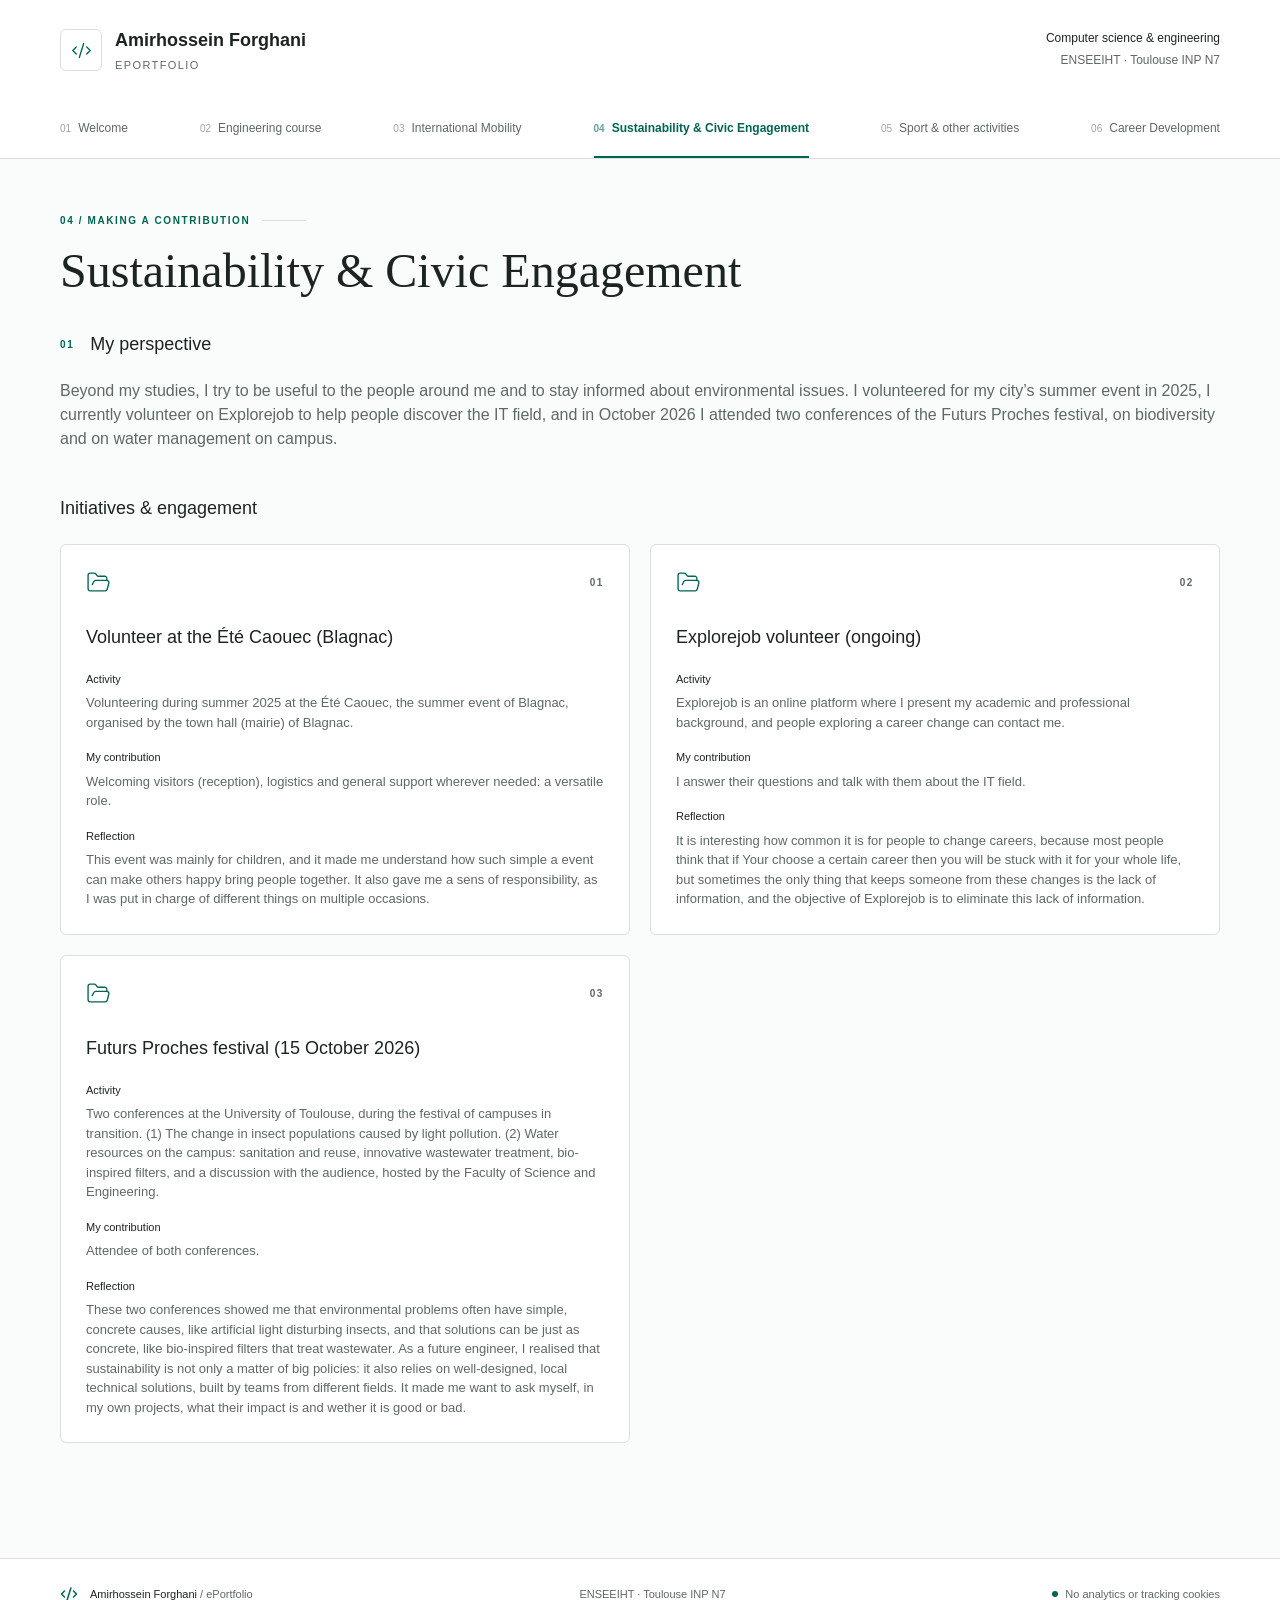
<file: sustainability.html>
<!DOCTYPE html>
<html lang="en">
  <head>
    <meta charset="utf-8" />
    <meta name="viewport" content="width=device-width, initial-scale=1" />
    <link rel="stylesheet" href="styles.css" />
    <title>Sustainability &amp; Civic Engagement | Student ePortfolio · ENSEEIHT</title>
    <meta name="description" content="Sustainability initiatives and civic engagement portfolio." />
    <meta
      property="og:title"
      content="Sustainability &amp; Civic Engagement | Student ePortfolio"
    />
    <meta
      property="og:description"
      content="Sustainability initiatives and civic engagement portfolio."
    />
    <meta property="og:type" content="website" />
    <meta name="twitter:card" content="summary" />
    <link rel="icon" href="favicon.ico" type="image/x-icon" />
  </head>
  <body>
    <!--$-->
    <div class="min-h-screen flex flex-col bg-background text-foreground">
      <header class="site-header">
        <div class="header-top page-width">
          <a class="brand" href="index.html"
            ><span class="brand-icon"
              ><svg
                xmlns="http://www.w3.org/2000/svg"
                width="21"
                height="21"
                viewBox="0 0 24 24"
                fill="none"
                stroke="currentColor"
                stroke-width="1.5"
                stroke-linecap="round"
                stroke-linejoin="round"
                class="lucide lucide-code-xml"
                aria-hidden="true"
              >
                <path d="m18 16 4-4-4-4"></path>
                <path d="m6 8-4 4 4 4"></path>
                <path d="m14.5 4-5 16"></path></svg></span
            ><span>Amirhossein Forghani<span class="brand-subtitle">ePortfolio</span></span></a
          >
          <div class="school-label">
            Computer science &amp; engineering<span>ENSEEIHT · Toulouse INP N7</span>
          </div>
          <button
            class="inline-flex items-center justify-center gap-2 whitespace-nowrap rounded-md text-sm font-medium cursor-pointer transition-colors focus-visible:outline-none focus-visible:ring-1 focus-visible:ring-ring disabled:pointer-events-none disabled:opacity-50 disabled:cursor-not-allowed [&amp;_svg]:pointer-events-none [&amp;_svg]:size-4 [&amp;_svg]:shrink-0 hover:bg-accent hover:text-accent-foreground h-9 w-9 mobile-toggle"
            aria-label="Open navigation"
            aria-expanded="false"
          >
            <svg
              xmlns="http://www.w3.org/2000/svg"
              width="24"
              height="24"
              viewBox="0 0 24 24"
              fill="none"
              stroke="currentColor"
              stroke-width="2"
              stroke-linecap="round"
              stroke-linejoin="round"
              class="lucide lucide-menu"
              aria-hidden="true"
            >
              <path d="M4 5h16"></path>
              <path d="M4 12h16"></path>
              <path d="M4 19h16"></path>
            </svg>
          </button>
        </div>
        <nav aria-label="Main navigation" class="main-nav page-width">
          <a class="nav-link" href="index.html"><span>01</span>Welcome</a
          ><a class="nav-link" href="engineering.html"><span>02</span>Engineering course</a
          ><a class="nav-link" href="mobility.html"><span>03</span>International Mobility</a
          ><a
            class="nav-link is-active active"
            href="sustainability.html"
            data-status="active"
            aria-current="page"
            ><span>04</span>Sustainability &amp; Civic Engagement</a
          ><a class="nav-link" href="sport.html"><span>05</span>Sport &amp; other activities</a
          ><a class="nav-link" href="career.html"><span>06</span>Career Development</a>
        </nav>
      </header>
      <main class="page-width flex-1">
        <div class="page-heading">
          <div class="flex items-center gap-3">
            <span class="eyebrow text-primary">04 / Making a contribution</span
            ><span class="heading-line"></span>
          </div>
          <h1>Sustainability &amp; Civic Engagement</h1>
        </div>
        <div class="page-content">
          <section class="content-section">
            <div class="section-heading">
              <span class="eyebrow text-primary">01</span>
              <h2 class="section-title">My perspective</h2>
            </div>
            <p class="text-muted-foreground">
              Beyond my studies, I try to be useful to the people around me and to stay informed
              about environmental issues. I volunteered for my city’s summer event in 2025, I
              currently volunteer on Explorejob to help people discover the IT field, and in October
              2026 I attended two conferences of the Futurs Proches festival, on biodiversity and on
              water management on campus.
            </p>
          </section>
          <section class="content-section">
            <div class="section-heading">
              <h2 class="section-title">Initiatives &amp; engagement</h2>
            </div>
            <div class="grid gap-5 md:grid-cols-2">
              <article class="portfolio-card">
                <div class="flex justify-between items-center mb-7">
                  <svg
                    xmlns="http://www.w3.org/2000/svg"
                    width="25"
                    height="25"
                    viewBox="0 0 24 24"
                    fill="none"
                    stroke="currentColor"
                    stroke-width="1.3"
                    stroke-linecap="round"
                    stroke-linejoin="round"
                    class="lucide lucide-folder-open text-primary"
                    aria-hidden="true"
                  >
                    <path
                      d="m6 14 1.5-2.9A2 2 0 0 1 9.24 10H20a2 2 0 0 1 1.94 2.5l-1.54 6a2 2 0 0 1-1.95 1.5H4a2 2 0 0 1-2-2V5a2 2 0 0 1 2-2h3.9a2 2 0 0 1 1.69.9l.81 1.2a2 2 0 0 0 1.67.9H18a2 2 0 0 1 2 2v2"
                    ></path></svg
                  ><span class="eyebrow text-muted-foreground">0<!-- -->1</span>
                </div>
                <h3 class="text-lg font-medium mb-5">Volunteer at the Été Caouec (Blagnac)</h3>
                <dl>
                  <div class="field">
                    <dt>Activity</dt>
                    <dd>
                      Volunteering during summer 2025 at the Été Caouec, the summer event of
                      Blagnac, organised by the town hall (mairie) of Blagnac.
                    </dd>
                  </div>
                  <div class="field">
                    <dt>My contribution</dt>
                    <dd>
                      Welcoming visitors (reception), logistics and general support wherever needed:
                      a versatile role.
                    </dd>
                  </div>
                  <div class="field">
                    <dt>Reflection</dt>
                    <dd>This event was mainly for children, and it made me understand how such simple a event can make
                        others happy bring people together. It also gave me a sens of responsibility, as I was put in charge of 
                        different things on multiple occasions.</dd>
                  </div>
                </dl>
              </article>
              <article class="portfolio-card">
                <div class="flex justify-between items-center mb-7">
                  <svg
                    xmlns="http://www.w3.org/2000/svg"
                    width="25"
                    height="25"
                    viewBox="0 0 24 24"
                    fill="none"
                    stroke="currentColor"
                    stroke-width="1.3"
                    stroke-linecap="round"
                    stroke-linejoin="round"
                    class="lucide lucide-folder-open text-primary"
                    aria-hidden="true"
                  >
                    <path
                      d="m6 14 1.5-2.9A2 2 0 0 1 9.24 10H20a2 2 0 0 1 1.94 2.5l-1.54 6a2 2 0 0 1-1.95 1.5H4a2 2 0 0 1-2-2V5a2 2 0 0 1 2-2h3.9a2 2 0 0 1 1.69.9l.81 1.2a2 2 0 0 0 1.67.9H18a2 2 0 0 1 2 2v2"
                    ></path></svg
                  ><span class="eyebrow text-muted-foreground">0<!-- -->2</span>
                </div>
                <h3 class="text-lg font-medium mb-5">Explorejob volunteer (ongoing)</h3>
                <dl>
                  <div class="field">
                    <dt>Activity</dt>
                    <dd>
                      Explorejob is an online platform where I present my academic and professional
                      background, and people exploring a career change can contact me.
                    </dd>
                  </div>
                  <div class="field">
                    <dt>My contribution</dt>
                    <dd>I answer their questions and talk with them about the IT field.</dd>
                  </div>
                  <div class="field">
                    <dt>Reflection</dt>
                    <dd>It is interesting how common it is for people to change careers, because most people think that if Your
                        choose a certain career then you will be stuck with it for your whole life, but sometimes the only thing
                         that keeps someone from these changes is the lack of information, and the objective of Explorejob is to 
                         eliminate this lack of information.
                    </dd>
                  </div>
                </dl>
              </article>
              <article class="portfolio-card">
                <div class="flex justify-between items-center mb-7">
                  <svg
                    xmlns="http://www.w3.org/2000/svg"
                    width="25"
                    height="25"
                    viewBox="0 0 24 24"
                    fill="none"
                    stroke="currentColor"
                    stroke-width="1.3"
                    stroke-linecap="round"
                    stroke-linejoin="round"
                    class="lucide lucide-folder-open text-primary"
                    aria-hidden="true"
                  >
                    <path
                      d="m6 14 1.5-2.9A2 2 0 0 1 9.24 10H20a2 2 0 0 1 1.94 2.5l-1.54 6a2 2 0 0 1-1.95 1.5H4a2 2 0 0 1-2-2V5a2 2 0 0 1 2-2h3.9a2 2 0 0 1 1.69.9l.81 1.2a2 2 0 0 0 1.67.9H18a2 2 0 0 1 2 2v2"
                    ></path></svg
                  ><span class="eyebrow text-muted-foreground">0<!-- -->3</span>
                </div>
                <h3 class="text-lg font-medium mb-5">Futurs Proches festival (15 October 2026)</h3>
                <dl>
                  <div class="field">
                    <dt>Activity</dt>
                    <dd>
                      Two conferences at the University of Toulouse, during the festival of campuses
                      in transition. (1) The change in insect populations caused by light pollution.
                      (2) Water resources on the campus: sanitation and reuse, innovative wastewater
                      treatment, bio-inspired filters, and a discussion with the audience, hosted by
                      the Faculty of Science and Engineering.
                    </dd>
                  </div>
                  <div class="field">
                    <dt>My contribution</dt>
                    <dd>Attendee of both conferences.</dd>
                  </div>
                  <div class="field">
                    <dt>Reflection</dt>
                    <dd>These two conferences showed me that environmental problems often have simple, concrete causes, 
                      like artificial light disturbing insects, and that solutions can be just as concrete, like bio-inspired 
                      filters that treat wastewater. As a future engineer, I realised that sustainability is not only a matter 
                      of big policies: it also relies on well-designed, local technical solutions, built by teams from different 
                      fields. It made me want to ask myself, in my own projects, what their impact is
                      and wether it is good or bad.</dd>
                  </div>
                </dl>
              </article>
            </div>
          </section>
        </div>
      </main>
      <footer class="site-footer">
        <div class="page-width flex flex-wrap items-center justify-between gap-4">
          <div class="flex items-center gap-3">
            <svg
              xmlns="http://www.w3.org/2000/svg"
              width="18"
              height="18"
              viewBox="0 0 24 24"
              fill="none"
              stroke="currentColor"
              stroke-width="2"
              stroke-linecap="round"
              stroke-linejoin="round"
              class="lucide lucide-code-xml text-primary"
              aria-hidden="true"
            >
              <path d="m18 16 4-4-4-4"></path>
              <path d="m6 8-4 4 4 4"></path>
              <path d="m14.5 4-5 16"></path></svg
            ><span
              >Amirhossein Forghani <span class="text-muted-foreground">/ ePortfolio</span></span
            >
          </div>
          <span class="text-muted-foreground">ENSEEIHT · Toulouse INP N7</span
          ><span class="privacy-note"><span></span> No analytics or tracking cookies</span>
        </div>
      </footer>
    </div>
    <!--/$-->
    <script>
      (function(){
        var btn = document.querySelector('.mobile-toggle');
        var nav = document.querySelector('.main-nav');
        if (btn && nav) btn.addEventListener('click', function(){
          var open = nav.classList.toggle('is-open');
          btn.setAttribute('aria-expanded', open ? 'true' : 'false');
          btn.setAttribute('aria-label', open ? 'Close navigation' : 'Open navigation');
        });
      })();
    </script>
  </body>
</html>
</file>
<file: styles.css>
@layer properties {
  @supports (((-webkit-hyphens: none)) and (not (margin-trim: inline))) or ((-moz-orient: inline) and (not (color: rgb(from red r g b)))) {
    *,
    ::before,
    ::after,
    ::backdrop {
      --tw-translate-x: 0;
      --tw-translate-y: 0;
      --tw-translate-z: 0;
      --tw-rotate-x: initial;
      --tw-rotate-y: initial;
      --tw-rotate-z: initial;
      --tw-skew-x: initial;
      --tw-skew-y: initial;
      --tw-space-y-reverse: 0;
      --tw-space-x-reverse: 0;
      --tw-border-style: solid;
      --tw-leading: initial;
      --tw-font-weight: initial;
      --tw-tracking: initial;
      --tw-ordinal: initial;
      --tw-slashed-zero: initial;
      --tw-numeric-figure: initial;
      --tw-numeric-spacing: initial;
      --tw-numeric-fraction: initial;
      --tw-shadow: 0 0 #0000;
      --tw-shadow-color: initial;
      --tw-shadow-alpha: 100%;
      --tw-inset-shadow: 0 0 #0000;
      --tw-inset-shadow-color: initial;
      --tw-inset-shadow-alpha: 100%;
      --tw-ring-color: initial;
      --tw-ring-shadow: 0 0 #0000;
      --tw-inset-ring-color: initial;
      --tw-inset-ring-shadow: 0 0 #0000;
      --tw-ring-inset: initial;
      --tw-ring-offset-width: 0px;
      --tw-ring-offset-color: #fff;
      --tw-ring-offset-shadow: 0 0 #0000;
      --tw-outline-style: solid;
      --tw-blur: initial;
      --tw-brightness: initial;
      --tw-contrast: initial;
      --tw-grayscale: initial;
      --tw-hue-rotate: initial;
      --tw-invert: initial;
      --tw-opacity: initial;
      --tw-saturate: initial;
      --tw-sepia: initial;
      --tw-drop-shadow: initial;
      --tw-drop-shadow-color: initial;
      --tw-drop-shadow-alpha: 100%;
      --tw-drop-shadow-size: initial;
      --tw-duration: initial;
      --tw-ease: initial;
      --tw-content: "";
      --tw-animation-delay: 0s;
      --tw-animation-direction: normal;
      --tw-animation-duration: initial;
      --tw-animation-fill-mode: none;
      --tw-animation-iteration-count: 1;
      --tw-enter-blur: 0;
      --tw-enter-opacity: 1;
      --tw-enter-rotate: 0;
      --tw-enter-scale: 1;
      --tw-enter-translate-x: 0;
      --tw-enter-translate-y: 0;
      --tw-exit-blur: 0;
      --tw-exit-opacity: 1;
      --tw-exit-rotate: 0;
      --tw-exit-scale: 1;
      --tw-exit-translate-x: 0;
      --tw-exit-translate-y: 0;
    }
  }
}

@layer theme {
  :root,
  :host {
    --font-sans: "Segoe UI", "Helvetica Neue", Arial, sans-serif;
    --font-mono: ui-monospace, SFMono-Regular, Menlo, Monaco, Consolas, "Liberation Mono", "Courier New", monospace;
    --color-black: #000;
    --spacing: .25rem;
    --container-sm: 24rem;
    --container-md: 28rem;
    --container-lg: 32rem;
    --container-5xl: 64rem;
    --text-xs: .75rem;
    --text-xs--line-height: calc(1 / .75);
    --text-sm: .875rem;
    --text-sm--line-height: calc(1.25 / .875);
    --text-base: 1rem;
    --text-base--line-height: calc(1.5 / 1);
    --text-lg: 1.125rem;
    --text-lg--line-height: calc(1.75 / 1.125);
    --text-xl: 1.25rem;
    --text-xl--line-height: calc(1.75 / 1.25);
    --text-4xl: 2.25rem;
    --text-4xl--line-height: calc(2.5 / 2.25);
    --text-7xl: 4.5rem;
    --text-7xl--line-height: 1;
    --font-weight-normal: 400;
    --font-weight-medium: 500;
    --font-weight-semibold: 600;
    --font-weight-bold: 700;
    --tracking-tight: -.025em;
    --tracking-widest: .1em;
    --leading-relaxed: 1.625;
    --ease-in-out: cubic-bezier(.4, 0, .2, 1);
    --animate-pulse: pulse 2s cubic-bezier(.4, 0, .6, 1) infinite;
    --aspect-video: 16 / 9;
    --default-transition-duration: .15s;
    --default-transition-timing-function: cubic-bezier(.4, 0, .2, 1);
    --default-font-family: "Segoe UI", "Helvetica Neue", Arial, sans-serif;
    --default-mono-font-family: var(--font-mono);
    --color-background: var(--background);
    --color-foreground: var(--foreground);
    --color-border: var(--border);
    --font-display: Georgia, "Times New Roman", serif;
  }
}

@layer base {
  *,
  ::after,
  ::before,
  ::backdrop {
    box-sizing: border-box;
    border: 0px solid;
    margin: 0px;
    padding: 0px;
  }
  ::file-selector-button {
    box-sizing: border-box;
    border: 0px solid;
    margin: 0px;
    padding: 0px;
  }
  html,
  :host {
    text-size-adjust: 100%;
    tab-size: 4;
    line-height: 1.5;
    font-family: var(--default-font-family, -apple-system, BlinkMacSystemFont, "Segoe UI", Roboto, "Helvetica Neue", "Noto Sans", Arial, sans-serif, "Apple Color Emoji", "Segoe UI Emoji", "Segoe UI Symbol", "Noto Color Emoji");
    font-feature-settings: var(--default-font-feature-settings, normal);
    font-variation-settings: var(--default-font-variation-settings, normal);
    -webkit-tap-highlight-color: transparent;
  }
  hr {
    height: 0px;
    color: inherit;
    border-top-width: 1px;
  }
  abbr:where([title]) {
    text-decoration: underline dotted;
  }
  h1,
  h2,
  h3,
  h4,
  h5,
  h6 {
    font-size: inherit;
    font-weight: inherit;
  }
  a {
    color: inherit;
    text-decoration: inherit;
  }
  b,
  strong {
    font-weight: bolder;
  }
  code,
  kbd,
  samp,
  pre {
    font-family: var(--default-mono-font-family, ui-monospace, SFMono-Regular, Menlo, Monaco, Consolas, "Liberation Mono", "Courier New", monospace);
    font-feature-settings: var(--default-mono-font-feature-settings, normal);
    font-variation-settings: var(--default-mono-font-variation-settings, normal);
    font-size: 1em;
  }
  small {
    font-size: 80%;
  }
  sub,
  sup {
    vertical-align: baseline;
    font-size: 75%;
    line-height: 0;
    position: relative;
  }
  sub {
    bottom: -0.25em;
  }
  sup {
    top: -0.5em;
  }
  table {
    text-indent: 0px;
    border-color: inherit;
    border-collapse: collapse;
  }
  progress {
    vertical-align: baseline;
  }
  summary {
    display: list-item;
  }
  ol,
  ul,
  menu {
    list-style: none;
  }
  img,
  svg,
  video,
  canvas,
  audio,
  iframe,
  embed,
  object {
    vertical-align: middle;
    display: block;
  }
  img,
  video {
    max-width: 100%;
    height: auto;
  }
  button,
  input,
  select,
  optgroup,
  textarea {
    font: inherit;
    letter-spacing: inherit;
    color: inherit;
    opacity: 1;
    background-color: rgba(0, 0, 0, 0);
    border-radius: 0px;
  }
  ::file-selector-button {
    font: inherit;
    letter-spacing: inherit;
    color: inherit;
    opacity: 1;
    background-color: rgba(0, 0, 0, 0);
    border-radius: 0px;
  }
  :where(select:is([multiple], [size])) optgroup {
    font-weight: bolder;
  }
  :where(select:is([multiple], [size])) optgroup option {
    padding-inline-start: 20px;
  }
  ::file-selector-button {
    margin-inline-end: 4px;
  }
  ::placeholder {
    opacity: 1;
  }
  @supports (not ((-webkit-appearance: -apple-pay-button))) or (contain-intrinsic-size: 1px) {
    ::placeholder {
      color: currentcolor;
    }
    @supports (color: color-mix(in lab, red, red)) {
      ::placeholder {
        color: color-mix(in oklab, currentcolor, transparent);
      }
    }
  }
  textarea {
    resize: vertical;
  }
  ::-webkit-search-decoration {
    appearance: none;
  }
  ::-webkit-date-and-time-value {
    min-height: 1lh;
    text-align: inherit;
  }
  ::-webkit-datetime-edit {
    display: inline-flex;
  }
  ::-webkit-datetime-edit-fields-wrapper {
    padding: 0px;
  }
  ::-webkit-datetime-edit {
    padding-block: 0px;
  }
  ::-webkit-datetime-edit-year-field {
    padding-block: 0px;
  }
  ::-webkit-datetime-edit-month-field {
    padding-block: 0px;
  }
  ::-webkit-datetime-edit-day-field {
    padding-block: 0px;
  }
  ::-webkit-datetime-edit-hour-field {
    padding-block: 0px;
  }
  ::-webkit-datetime-edit-minute-field {
    padding-block: 0px;
  }
  ::-webkit-datetime-edit-second-field {
    padding-block: 0px;
  }
  ::-webkit-datetime-edit-millisecond-field {
    padding-block: 0px;
  }
  ::-webkit-datetime-edit-meridiem-field {
    padding-block: 0px;
  }
  ::-webkit-calendar-picker-indicator {
    line-height: 1;
  }
  button,
  input:where([type="button"], [type="reset"], [type="submit"]) {
    appearance: button;
  }
  ::file-selector-button {
    appearance: button;
  }
  ::-webkit-inner-spin-button {
    height: auto;
  }
  ::-webkit-outer-spin-button {
    height: auto;
  }
  [hidden]:where(:not([hidden="until-found"])) {
    display: none !important;
  }
  * {
    border-color: var(--color-border);
  }
  body {
    background-color: var(--color-background);
    color: var(--color-foreground);
  }
}

@layer components;
@layer utilities {
  .pointer-events-none {
    pointer-events: none;
  }
  .invisible {
    visibility: hidden;
  }
  .sr-only {
    clip-path: inset(50%);
    white-space: nowrap;
    border-width: 0px;
    width: 1px;
    height: 1px;
    margin: -1px;
    padding: 0px;
    position: absolute;
    overflow: hidden;
  }
  .absolute {
    position: absolute;
  }
  .fixed {
    position: fixed;
  }
  .relative {
    position: relative;
  }
  .inset-0 {
    inset: 0px;
  }
  .inset-x-0 {
    inset-inline: 0px;
  }
  .inset-y-0 {
    inset-block: 0px;
  }
  .-top-12 {
    top: calc(var(--spacing) * -12);
  }
  .top-0 {
    top: 0px;
  }
  .top-1\.5 {
    top: calc(var(--spacing) * 1.5);
  }
  .top-1\/2 {
    top: 50%;
  }
  .top-3\.5 {
    top: calc(var(--spacing) * 3.5);
  }
  .top-4 {
    top: calc(var(--spacing) * 4);
  }
  .top-\[1px\] {
    top: 1px;
  }
  .top-\[50\%\] {
    top: 50%;
  }
  .top-\[60\%\] {
    top: 60%;
  }
  .top-full {
    top: 100%;
  }
  .-right-12 {
    right: calc(var(--spacing) * -12);
  }
  .right-0 {
    right: 0px;
  }
  .right-1 {
    right: var(--spacing);
  }
  .right-2 {
    right: calc(var(--spacing) * 2);
  }
  .right-3 {
    right: calc(var(--spacing) * 3);
  }
  .right-4 {
    right: calc(var(--spacing) * 4);
  }
  .-bottom-12 {
    bottom: calc(var(--spacing) * -12);
  }
  .bottom-0 {
    bottom: 0px;
  }
  .-left-12 {
    left: calc(var(--spacing) * -12);
  }
  .left-0 {
    left: 0px;
  }
  .left-1\/2 {
    left: 50%;
  }
  .left-2 {
    left: calc(var(--spacing) * 2);
  }
  .left-\[50\%\] {
    left: 50%;
  }
  .z-10 {
    z-index: 10;
  }
  .z-20 {
    z-index: 20;
  }
  .z-50 {
    z-index: 50;
  }
  .z-\[1\] {
    z-index: 1;
  }
  .-mx-1 {
    margin-inline: calc(var(--spacing) * -1);
  }
  .mx-2 {
    margin-inline: calc(var(--spacing) * 2);
  }
  .mx-3\.5 {
    margin-inline: calc(var(--spacing) * 3.5);
  }
  .mx-auto {
    margin-inline: auto;
  }
  .my-0\.5 {
    margin-block: calc(var(--spacing) * .5);
  }
  .my-1 {
    margin-block: var(--spacing);
  }
  .-mt-4 {
    margin-top: calc(var(--spacing) * -4);
  }
  .mt-1 {
    margin-top: var(--spacing);
  }
  .mt-1\.5 {
    margin-top: calc(var(--spacing) * 1.5);
  }
  .mt-2 {
    margin-top: calc(var(--spacing) * 2);
  }
  .mt-3 {
    margin-top: calc(var(--spacing) * 3);
  }
  .mt-4 {
    margin-top: calc(var(--spacing) * 4);
  }
  .mt-5 {
    margin-top: calc(var(--spacing) * 5);
  }
  .mt-6 {
    margin-top: calc(var(--spacing) * 6);
  }
  .mt-10 {
    margin-top: calc(var(--spacing) * 10);
  }
  .mt-24 {
    margin-top: calc(var(--spacing) * 24);
  }
  .mt-auto {
    margin-top: auto;
  }
  .mr-2 {
    margin-right: calc(var(--spacing) * 2);
  }
  .mb-1 {
    margin-bottom: var(--spacing);
  }
  .mb-5 {
    margin-bottom: calc(var(--spacing) * 5);
  }
  .mb-6 {
    margin-bottom: calc(var(--spacing) * 6);
  }
  .mb-7 {
    margin-bottom: calc(var(--spacing) * 7);
  }
  .-ml-4 {
    margin-left: calc(var(--spacing) * -4);
  }
  .ml-1 {
    margin-left: var(--spacing);
  }
  .ml-auto {
    margin-left: auto;
  }
  .block {
    display: block;
  }
  .flex {
    display: flex;
  }
  .grid {
    display: grid;
  }
  .hidden {
    display: none;
  }
  .inline-flex {
    display: inline-flex;
  }
  .table {
    display: table;
  }
  .aspect-square {
    aspect-ratio: 1 / 1;
  }
  .aspect-video {
    aspect-ratio: var(--aspect-video);
  }
  .size-\(--cell-size\) {
    width: var(--cell-size);
    height: var(--cell-size);
  }
  .size-4 {
    width: calc(var(--spacing) * 4);
    height: calc(var(--spacing) * 4);
  }
  .h-\(--cell-size\) {
    height: var(--cell-size);
  }
  .h-1\.5 {
    height: calc(var(--spacing) * 1.5);
  }
  .h-2 {
    height: calc(var(--spacing) * 2);
  }
  .h-2\.5 {
    height: calc(var(--spacing) * 2.5);
  }
  .h-3 {
    height: calc(var(--spacing) * 3);
  }
  .h-3\.5 {
    height: calc(var(--spacing) * 3.5);
  }
  .h-4 {
    height: calc(var(--spacing) * 4);
  }
  .h-5 {
    height: calc(var(--spacing) * 5);
  }
  .h-7 {
    height: calc(var(--spacing) * 7);
  }
  .h-8 {
    height: calc(var(--spacing) * 8);
  }
  .h-9 {
    height: calc(var(--spacing) * 9);
  }
  .h-10 {
    height: calc(var(--spacing) * 10);
  }
  .h-12 {
    height: calc(var(--spacing) * 12);
  }
  .h-\[1px\] {
    height: 1px;
  }
  .h-\[var\(--radix-navigation-menu-viewport-height\)\] {
    height: var(--radix-navigation-menu-viewport-height);
  }
  .h-\[var\(--radix-select-trigger-height\)\] {
    height: var(--radix-select-trigger-height);
  }
  .h-auto {
    height: auto;
  }
  .h-full {
    height: 100%;
  }
  .h-px {
    height: 1px;
  }
  .h-svh {
    height: 100svh;
  }
  .max-h-\(--radix-context-menu-content-available-height\) {
    max-height: var(--radix-context-menu-content-available-height);
  }
  .max-h-\(--radix-select-content-available-height\) {
    max-height: var(--radix-select-content-available-height);
  }
  .max-h-\[300px\] {
    max-height: 300px;
  }
  .max-h-\[var\(--radix-dropdown-menu-content-available-height\)\] {
    max-height: var(--radix-dropdown-menu-content-available-height);
  }
  .min-h-0 {
    min-height: 0px;
  }
  .min-h-\[60px\] {
    min-height: 60px;
  }
  .min-h-screen {
    min-height: 100vh;
  }
  .min-h-svh {
    min-height: 100svh;
  }
  .w-\(--cell-size\) {
    width: var(--cell-size);
  }
  .w-\(--sidebar-width\) {
    width: var(--sidebar-width);
  }
  .w-0 {
    width: 0px;
  }
  .w-1 {
    width: var(--spacing);
  }
  .w-2 {
    width: calc(var(--spacing) * 2);
  }
  .w-2\.5 {
    width: calc(var(--spacing) * 2.5);
  }
  .w-3 {
    width: calc(var(--spacing) * 3);
  }
  .w-3\.5 {
    width: calc(var(--spacing) * 3.5);
  }
  .w-3\/4 {
    width: 75%;
  }
  .w-4 {
    width: calc(var(--spacing) * 4);
  }
  .w-5 {
    width: calc(var(--spacing) * 5);
  }
  .w-7 {
    width: calc(var(--spacing) * 7);
  }
  .w-8 {
    width: calc(var(--spacing) * 8);
  }
  .w-9 {
    width: calc(var(--spacing) * 9);
  }
  .w-10 {
    width: calc(var(--spacing) * 10);
  }
  .w-64 {
    width: calc(var(--spacing) * 64);
  }
  .w-72 {
    width: calc(var(--spacing) * 72);
  }
  .w-\[1px\] {
    width: 1px;
  }
  .w-\[100px\] {
    width: 100px;
  }
  .w-auto {
    width: auto;
  }
  .w-fit {
    width: fit-content;
  }
  .w-full {
    width: 100%;
  }
  .w-max {
    width: max-content;
  }
  .w-px {
    width: 1px;
  }
  .max-w-\(--skeleton-width\) {
    max-width: var(--skeleton-width);
  }
  .max-w-5xl {
    max-width: var(--container-5xl);
  }
  .max-w-lg {
    max-width: var(--container-lg);
  }
  .max-w-max {
    max-width: max-content;
  }
  .max-w-md {
    max-width: var(--container-md);
  }
  .min-w-\(--cell-size\) {
    min-width: var(--cell-size);
  }
  .min-w-0 {
    min-width: 0px;
  }
  .min-w-5 {
    min-width: calc(var(--spacing) * 5);
  }
  .min-w-8 {
    min-width: calc(var(--spacing) * 8);
  }
  .min-w-9 {
    min-width: calc(var(--spacing) * 9);
  }
  .min-w-10 {
    min-width: calc(var(--spacing) * 10);
  }
  .min-w-\[8rem\] {
    min-width: 8rem;
  }
  .min-w-\[12rem\] {
    min-width: 12rem;
  }
  .min-w-\[var\(--radix-select-trigger-width\)\] {
    min-width: var(--radix-select-trigger-width);
  }
  .flex-1 {
    flex: 1 1 0%;
  }
  .shrink-0 {
    flex-shrink: 0;
  }
  .grow {
    flex-grow: 1;
  }
  .grow-0 {
    flex-grow: 0;
  }
  .basis-full {
    flex-basis: 100%;
  }
  .caption-bottom {
    caption-side: bottom;
  }
  .border-collapse {
    border-collapse: collapse;
  }
  .origin-\(--radix-context-menu-content-transform-origin\) {
    transform-origin: var(--radix-context-menu-content-transform-origin);
  }
  .origin-\(--radix-dropdown-menu-content-transform-origin\) {
    transform-origin: var(--radix-dropdown-menu-content-transform-origin);
  }
  .origin-\(--radix-hover-card-content-transform-origin\) {
    transform-origin: var(--radix-hover-card-content-transform-origin);
  }
  .origin-\(--radix-menubar-content-transform-origin\) {
    transform-origin: var(--radix-menubar-content-transform-origin);
  }
  .origin-\(--radix-popover-content-transform-origin\) {
    transform-origin: var(--radix-popover-content-transform-origin);
  }
  .origin-\(--radix-select-content-transform-origin\) {
    transform-origin: var(--radix-select-content-transform-origin);
  }
  .origin-\(--radix-tooltip-content-transform-origin\) {
    transform-origin: var(--radix-tooltip-content-transform-origin);
  }
  .-translate-x-1\/2 {
    --tw-translate-x: calc(calc(1 / 2 * 100%) * -1);
    translate: var(--tw-translate-x) var(--tw-translate-y);
  }
  .-translate-x-px {
    --tw-translate-x: -1px;
    translate: var(--tw-translate-x) var(--tw-translate-y);
  }
  .translate-x-\[-50\%\] {
    --tw-translate-x: -50%;
    translate: var(--tw-translate-x) var(--tw-translate-y);
  }
  .translate-x-px {
    --tw-translate-x: 1px;
    translate: var(--tw-translate-x) var(--tw-translate-y);
  }
  .-translate-y-1\/2 {
    --tw-translate-y: calc(calc(1 / 2 * 100%) * -1);
    translate: var(--tw-translate-x) var(--tw-translate-y);
  }
  .translate-y-\[-50\%\] {
    --tw-translate-y: -50%;
    translate: var(--tw-translate-x) var(--tw-translate-y);
  }
  .rotate-45 {
    rotate: 45deg;
  }
  .rotate-90 {
    rotate: 90deg;
  }
  .transform {
    transform: var(--tw-rotate-x, ) var(--tw-rotate-y, ) var(--tw-rotate-z, ) var(--tw-skew-x, ) var(--tw-skew-y, );
  }
  .animate-caret-blink {
    animation: 1.25s ease-out 0s infinite normal none running caret-blink;
  }
  .animate-in {
    animation: enter var(--tw-animation-duration, var(--tw-duration, .15s))var(--tw-ease, ease)var(--tw-animation-delay, 0s)var(--tw-animation-iteration-count, 1)var(--tw-animation-direction, normal)var(--tw-animation-fill-mode, none);
  }
  .animate-pulse {
    animation: var(--animate-pulse);
  }
  .cursor-default {
    cursor: default;
  }
  .cursor-pointer {
    cursor: pointer;
  }
  .touch-none {
    touch-action: none;
  }
  .list-none {
    list-style-type: none;
  }
  .flex-col {
    flex-direction: column;
  }
  .flex-col-reverse {
    flex-direction: column-reverse;
  }
  .flex-row {
    flex-direction: row;
  }
  .flex-wrap {
    flex-wrap: wrap;
  }
  .place-content-center {
    place-content: center;
  }
  .items-center {
    align-items: center;
  }
  .items-end {
    align-items: flex-end;
  }
  .items-start {
    align-items: flex-start;
  }
  .items-stretch {
    align-items: stretch;
  }
  .justify-between {
    justify-content: space-between;
  }
  .justify-center {
    justify-content: center;
  }
  .gap-1 {
    gap: var(--spacing);
  }
  .gap-1\.5 {
    gap: calc(var(--spacing) * 1.5);
  }
  .gap-2 {
    gap: calc(var(--spacing) * 2);
  }
  .gap-3 {
    gap: calc(var(--spacing) * 3);
  }
  .gap-4 {
    gap: calc(var(--spacing) * 4);
  }
  .gap-5 {
    gap: calc(var(--spacing) * 5);
  }
  :where(.space-y-1\.5 > :not(:last-child)) {
    --tw-space-y-reverse: 0;
    margin-block-start: calc(calc(var(--spacing) * 1.5) * var(--tw-space-y-reverse));
    margin-block-end: calc(calc(var(--spacing) * 1.5) * calc(1 - var(--tw-space-y-reverse)));
  }
  :where(.space-y-2 > :not(:last-child)) {
    --tw-space-y-reverse: 0;
    margin-block-start: calc(calc(var(--spacing) * 2) * var(--tw-space-y-reverse));
    margin-block-end: calc(calc(var(--spacing) * 2) * calc(1 - var(--tw-space-y-reverse)));
  }
  :where(.space-y-8 > :not(:last-child)) {
    --tw-space-y-reverse: 0;
    margin-block-start: calc(calc(var(--spacing) * 8) * var(--tw-space-y-reverse));
    margin-block-end: calc(calc(var(--spacing) * 8) * calc(1 - var(--tw-space-y-reverse)));
  }
  .gap-x-6 {
    column-gap: calc(var(--spacing) * 6);
  }
  .gap-x-8 {
    column-gap: calc(var(--spacing) * 8);
  }
  :where(.space-x-1 > :not(:last-child)) {
    --tw-space-x-reverse: 0;
    margin-inline-start: calc(var(--spacing) * var(--tw-space-x-reverse));
    margin-inline-end: calc(var(--spacing) * calc(1 - var(--tw-space-x-reverse)));
  }
  .gap-y-2 {
    row-gap: calc(var(--spacing) * 2);
  }
  .gap-y-4 {
    row-gap: calc(var(--spacing) * 4);
  }
  .overflow-auto {
    overflow: auto;
  }
  .overflow-hidden {
    overflow: hidden;
  }
  .overflow-x-hidden {
    overflow-x: hidden;
  }
  .overflow-y-auto {
    overflow-y: auto;
  }
  .rounded-\[2px\] {
    border-radius: 2px;
  }
  .rounded-\[inherit\] {
    border-radius: inherit;
  }
  .rounded-full {
    border-radius: 3.40282e+38px;
  }
  .rounded-lg {
    border-radius: var(--radius);
  }
  .rounded-md {
    border-radius: calc(var(--radius) - 2px);
  }
  .rounded-none {
    border-radius: 0px;
  }
  .rounded-sm {
    border-radius: calc(var(--radius) - 4px);
  }
  .rounded-xl {
    border-radius: calc(var(--radius) + 4px);
  }
  .rounded-t-\[10px\] {
    border-top-left-radius: 10px;
    border-top-right-radius: 10px;
  }
  .rounded-l-md {
    border-top-left-radius: calc(var(--radius) - 2px);
    border-bottom-left-radius: calc(var(--radius) - 2px);
  }
  .rounded-tl-sm {
    border-top-left-radius: calc(var(--radius) - 4px);
  }
  .rounded-r-md {
    border-top-right-radius: calc(var(--radius) - 2px);
    border-bottom-right-radius: calc(var(--radius) - 2px);
  }
  .border {
    border-style: var(--tw-border-style);
    border-width: 1px;
  }
  .border-2 {
    border-style: var(--tw-border-style);
    border-width: 2px;
  }
  .border-\[1\.5px\] {
    border-style: var(--tw-border-style);
    border-width: 1.5px;
  }
  .border-y {
    border-block-style: var(--tw-border-style);
    border-block-width: 1px;
  }
  .border-t {
    border-top-style: var(--tw-border-style);
    border-top-width: 1px;
  }
  .border-r {
    border-right-style: var(--tw-border-style);
    border-right-width: 1px;
  }
  .border-b {
    border-bottom-style: var(--tw-border-style);
    border-bottom-width: 1px;
  }
  .border-l {
    border-left-style: var(--tw-border-style);
    border-left-width: 1px;
  }
  .border-dashed {
    --tw-border-style: dashed;
    border-style: dashed;
  }
  .border-\(--color-border\) {
    border-color: var(--color-border);
  }
  .border-border {
    border-color: var(--border);
  }
  .border-border\/50 {
    border-color: var(--border);
  }
  @supports (color: color-mix(in lab, red, red)) {
    .border-border\/50 {
      border-color: color-mix(in oklab, var(--border) 50%, transparent);
    }
  }
  .border-destructive\/50 {
    border-color: var(--destructive);
  }
  @supports (color: color-mix(in lab, red, red)) {
    .border-destructive\/50 {
      border-color: color-mix(in oklab, var(--destructive) 50%, transparent);
    }
  }
  .border-input {
    border-color: var(--input);
  }
  .border-primary {
    border-color: var(--primary);
  }
  .border-primary\/50 {
    border-color: var(--primary);
  }
  @supports (color: color-mix(in lab, red, red)) {
    .border-primary\/50 {
      border-color: color-mix(in oklab, var(--primary) 50%, transparent);
    }
  }
  .border-sidebar-border {
    border-color: var(--sidebar-border);
  }
  .border-transparent {
    border-color: rgba(0, 0, 0, 0);
  }
  .border-t-transparent {
    border-top-color: rgba(0, 0, 0, 0);
  }
  .border-l-transparent {
    border-left-color: rgba(0, 0, 0, 0);
  }
  .bg-\(--color-bg\) {
    background-color: var(--color-bg);
  }
  .bg-accent {
    background-color: var(--accent);
  }
  .bg-background {
    background-color: var(--background);
  }
  .bg-black\/80 {
    background-color: rgba(0, 0, 0, 0.8);
  }
  @supports (color: color-mix(in lab, red, red)) {
    .bg-black\/80 {
      background-color: color-mix(in oklab, var(--color-black) 80%, transparent);
    }
  }
  .bg-border {
    background-color: var(--border);
  }
  .bg-card {
    background-color: var(--card);
  }
  .bg-destructive {
    background-color: var(--destructive);
  }
  .bg-foreground {
    background-color: var(--foreground);
  }
  .bg-muted {
    background-color: var(--muted);
  }
  .bg-muted\/50 {
    background-color: var(--muted);
  }
  @supports (color: color-mix(in lab, red, red)) {
    .bg-muted\/50 {
      background-color: color-mix(in oklab, var(--muted) 50%, transparent);
    }
  }
  .bg-popover {
    background-color: var(--popover);
  }
  .bg-primary {
    background-color: var(--primary);
  }
  .bg-primary\/10 {
    background-color: var(--primary);
  }
  @supports (color: color-mix(in lab, red, red)) {
    .bg-primary\/10 {
      background-color: color-mix(in oklab, var(--primary) 10%, transparent);
    }
  }
  .bg-primary\/20 {
    background-color: var(--primary);
  }
  @supports (color: color-mix(in lab, red, red)) {
    .bg-primary\/20 {
      background-color: color-mix(in oklab, var(--primary) 20%, transparent);
    }
  }
  .bg-secondary {
    background-color: var(--secondary);
  }
  .bg-sidebar {
    background-color: var(--sidebar);
  }
  .bg-sidebar-border {
    background-color: var(--sidebar-border);
  }
  .bg-transparent {
    background-color: rgba(0, 0, 0, 0);
  }
  .fill-current {
    fill: currentcolor;
  }
  .fill-primary {
    fill: var(--primary);
  }
  .p-0 {
    padding: 0px;
  }
  .p-1 {
    padding: var(--spacing);
  }
  .p-2 {
    padding: calc(var(--spacing) * 2);
  }
  .p-3 {
    padding: calc(var(--spacing) * 3);
  }
  .p-4 {
    padding: calc(var(--spacing) * 4);
  }
  .p-6 {
    padding: calc(var(--spacing) * 6);
  }
  .p-\[1px\] {
    padding: 1px;
  }
  .px-\(--cell-size\) {
    padding-inline: var(--cell-size);
  }
  .px-1 {
    padding-inline: var(--spacing);
  }
  .px-1\.5 {
    padding-inline: calc(var(--spacing) * 1.5);
  }
  .px-2 {
    padding-inline: calc(var(--spacing) * 2);
  }
  .px-2\.5 {
    padding-inline: calc(var(--spacing) * 2.5);
  }
  .px-3 {
    padding-inline: calc(var(--spacing) * 3);
  }
  .px-4 {
    padding-inline: calc(var(--spacing) * 4);
  }
  .px-6 {
    padding-inline: calc(var(--spacing) * 6);
  }
  .px-8 {
    padding-inline: calc(var(--spacing) * 8);
  }
  .py-0\.5 {
    padding-block: calc(var(--spacing) * .5);
  }
  .py-1 {
    padding-block: var(--spacing);
  }
  .py-1\.5 {
    padding-block: calc(var(--spacing) * 1.5);
  }
  .py-2 {
    padding-block: calc(var(--spacing) * 2);
  }
  .py-3 {
    padding-block: calc(var(--spacing) * 3);
  }
  .py-4 {
    padding-block: calc(var(--spacing) * 4);
  }
  .py-6 {
    padding-block: calc(var(--spacing) * 6);
  }
  .py-12 {
    padding-block: calc(var(--spacing) * 12);
  }
  .pt-0 {
    padding-top: 0px;
  }
  .pt-3 {
    padding-top: calc(var(--spacing) * 3);
  }
  .pt-4 {
    padding-top: calc(var(--spacing) * 4);
  }
  .pr-1 {
    padding-right: var(--spacing);
  }
  .pr-2 {
    padding-right: calc(var(--spacing) * 2);
  }
  .pr-2\.5 {
    padding-right: calc(var(--spacing) * 2.5);
  }
  .pr-8 {
    padding-right: calc(var(--spacing) * 8);
  }
  .pb-3 {
    padding-bottom: calc(var(--spacing) * 3);
  }
  .pb-4 {
    padding-bottom: calc(var(--spacing) * 4);
  }
  .pl-2 {
    padding-left: calc(var(--spacing) * 2);
  }
  .pl-2\.5 {
    padding-left: calc(var(--spacing) * 2.5);
  }
  .pl-4 {
    padding-left: calc(var(--spacing) * 4);
  }
  .pl-8 {
    padding-left: calc(var(--spacing) * 8);
  }
  .text-center {
    text-align: center;
  }
  .text-left {
    text-align: left;
  }
  .align-middle {
    vertical-align: middle;
  }
  .font-mono {
    font-family: var(--font-mono);
  }
  .text-4xl {
    font-size: var(--text-4xl);
    line-height: var(--tw-leading, var(--text-4xl--line-height));
  }
  .text-7xl {
    font-size: var(--text-7xl);
    line-height: var(--tw-leading, var(--text-7xl--line-height));
  }
  .text-base {
    font-size: var(--text-base);
    line-height: var(--tw-leading, var(--text-base--line-height));
  }
  .text-lg {
    font-size: var(--text-lg);
    line-height: var(--tw-leading, var(--text-lg--line-height));
  }
  .text-sm {
    font-size: var(--text-sm);
    line-height: var(--tw-leading, var(--text-sm--line-height));
  }
  .text-xl {
    font-size: var(--text-xl);
    line-height: var(--tw-leading, var(--text-xl--line-height));
  }
  .text-xs {
    font-size: var(--text-xs);
    line-height: var(--tw-leading, var(--text-xs--line-height));
  }
  .text-\[0\.8rem\] {
    font-size: 0.8rem;
  }
  .leading-none {
    --tw-leading: 1;
    line-height: 1;
  }
  .leading-relaxed {
    --tw-leading: var(--leading-relaxed);
    line-height: var(--leading-relaxed);
  }
  .font-bold {
    --tw-font-weight: var(--font-weight-bold);
    font-weight: var(--font-weight-bold);
  }
  .font-medium {
    --tw-font-weight: var(--font-weight-medium);
    font-weight: var(--font-weight-medium);
  }
  .font-normal {
    --tw-font-weight: var(--font-weight-normal);
    font-weight: var(--font-weight-normal);
  }
  .font-semibold {
    --tw-font-weight: var(--font-weight-semibold);
    font-weight: var(--font-weight-semibold);
  }
  .tracking-tight {
    --tw-tracking: var(--tracking-tight);
    letter-spacing: var(--tracking-tight);
  }
  .tracking-widest {
    --tw-tracking: var(--tracking-widest);
    letter-spacing: var(--tracking-widest);
  }
  .break-words {
    overflow-wrap: break-word;
  }
  .whitespace-nowrap {
    white-space: nowrap;
  }
  .text-accent-foreground {
    color: var(--accent-foreground);
  }
  .text-card-foreground {
    color: var(--card-foreground);
  }
  .text-current {
    color: currentcolor;
  }
  .text-destructive {
    color: var(--destructive);
  }
  .text-destructive-foreground {
    color: var(--destructive-foreground);
  }
  .text-foreground {
    color: var(--foreground);
  }
  .text-muted-foreground {
    color: var(--muted-foreground);
  }
  .text-popover-foreground {
    color: var(--popover-foreground);
  }
  .text-primary {
    color: var(--primary);
  }
  .text-primary-foreground {
    color: var(--primary-foreground);
  }
  .text-secondary-foreground {
    color: var(--secondary-foreground);
  }
  .text-sidebar-foreground {
    color: var(--sidebar-foreground);
  }
  .text-sidebar-foreground\/70 {
    color: var(--sidebar-foreground);
  }
  @supports (color: color-mix(in lab, red, red)) {
    .text-sidebar-foreground\/70 {
      color: color-mix(in oklab, var(--sidebar-foreground) 70%, transparent);
    }
  }
  .uppercase {
    text-transform: uppercase;
  }
  .tabular-nums {
    --tw-numeric-spacing: tabular-nums;
    font-variant-numeric: var(--tw-ordinal, ) var(--tw-slashed-zero, ) var(--tw-numeric-figure, ) var(--tw-numeric-spacing, ) var(--tw-numeric-fraction, );
  }
  .underline {
    text-decoration-line: underline;
  }
  .underline-offset-4 {
    text-underline-offset: 4px;
  }
  .opacity-0 {
    opacity: 0;
  }
  .opacity-50 {
    opacity: 0.5;
  }
  .opacity-60 {
    opacity: 0.6;
  }
  .opacity-70 {
    opacity: 0.7;
  }
  .shadow {
    --tw-shadow: 0 1px 3px 0 var(--tw-shadow-color, #0000001a), 0 1px 2px -1px var(--tw-shadow-color, #0000001a);
    box-shadow: var(--tw-inset-shadow), var(--tw-inset-ring-shadow), var(--tw-ring-offset-shadow), var(--tw-ring-shadow), var(--tw-shadow);
  }
  .shadow-\[0_0_0_1px_var\(--sidebar-border\)\] {
    --tw-shadow: 0 0 0 1px var(--tw-shadow-color, var(--sidebar-border));
    box-shadow: var(--tw-inset-shadow), var(--tw-inset-ring-shadow), var(--tw-ring-offset-shadow), var(--tw-ring-shadow), var(--tw-shadow);
  }
  .shadow-lg {
    --tw-shadow: 0 10px 15px -3px var(--tw-shadow-color, #0000001a), 0 4px 6px -4px var(--tw-shadow-color, #0000001a);
    box-shadow: var(--tw-inset-shadow), var(--tw-inset-ring-shadow), var(--tw-ring-offset-shadow), var(--tw-ring-shadow), var(--tw-shadow);
  }
  .shadow-md {
    --tw-shadow: 0 4px 6px -1px var(--tw-shadow-color, #0000001a), 0 2px 4px -2px var(--tw-shadow-color, #0000001a);
    box-shadow: var(--tw-inset-shadow), var(--tw-inset-ring-shadow), var(--tw-ring-offset-shadow), var(--tw-ring-shadow), var(--tw-shadow);
  }
  .shadow-none {
    --tw-shadow: 0 0 #0000;
    box-shadow: var(--tw-inset-shadow), var(--tw-inset-ring-shadow), var(--tw-ring-offset-shadow), var(--tw-ring-shadow), var(--tw-shadow);
  }
  .shadow-sm {
    --tw-shadow: 0 1px 3px 0 var(--tw-shadow-color, #0000001a), 0 1px 2px -1px var(--tw-shadow-color, #0000001a);
    box-shadow: var(--tw-inset-shadow), var(--tw-inset-ring-shadow), var(--tw-ring-offset-shadow), var(--tw-ring-shadow), var(--tw-shadow);
  }
  .shadow-xl {
    --tw-shadow: 0 20px 25px -5px var(--tw-shadow-color, #0000001a), 0 8px 10px -6px var(--tw-shadow-color, #0000001a);
    box-shadow: var(--tw-inset-shadow), var(--tw-inset-ring-shadow), var(--tw-ring-offset-shadow), var(--tw-ring-shadow), var(--tw-shadow);
  }
  .shadow-xs {
    --tw-shadow: 0 1px 2px 0 var(--tw-shadow-color, #0000000d);
    box-shadow: var(--tw-inset-shadow), var(--tw-inset-ring-shadow), var(--tw-ring-offset-shadow), var(--tw-ring-shadow), var(--tw-shadow);
  }
  .ring-0 {
    --tw-ring-shadow: var(--tw-ring-inset, ) 0 0 0 calc(0px + var(--tw-ring-offset-width)) var(--tw-ring-color, currentcolor);
    box-shadow: var(--tw-inset-shadow), var(--tw-inset-ring-shadow), var(--tw-ring-offset-shadow), var(--tw-ring-shadow), var(--tw-shadow);
  }
  .ring-1 {
    --tw-ring-shadow: var(--tw-ring-inset, ) 0 0 0 calc(1px + var(--tw-ring-offset-width)) var(--tw-ring-color, currentcolor);
    box-shadow: var(--tw-inset-shadow), var(--tw-inset-ring-shadow), var(--tw-ring-offset-shadow), var(--tw-ring-shadow), var(--tw-shadow);
  }
  .ring-ring {
    --tw-ring-color: var(--ring);
  }
  .ring-sidebar-ring {
    --tw-ring-color: var(--sidebar-ring);
  }
  .ring-offset-background {
    --tw-ring-offset-color: var(--background);
  }
  .outline {
    outline-style: var(--tw-outline-style);
    outline-width: 1px;
  }
  .filter {
    filter: var(--tw-blur, ) var(--tw-brightness, ) var(--tw-contrast, ) var(--tw-grayscale, ) var(--tw-hue-rotate, ) var(--tw-invert, ) var(--tw-saturate, ) var(--tw-sepia, ) var(--tw-drop-shadow, );
  }
  .transition {
    transition-property: color, background-color, border-color, outline-color, text-decoration-color, fill, stroke, --tw-gradient-from, --tw-gradient-via, --tw-gradient-to, opacity, box-shadow, transform, translate, scale, rotate, filter, -webkit-backdrop-filter, backdrop-filter, display, content-visibility, overlay, pointer-events;
    transition-timing-function: var(--tw-ease, var(--default-transition-timing-function));
    transition-duration: var(--tw-duration, var(--default-transition-duration));
  }
  .transition-\[left\,right\,width\] {
    transition-property: left, right, width;
    transition-timing-function: var(--tw-ease, var(--default-transition-timing-function));
    transition-duration: var(--tw-duration, var(--default-transition-duration));
  }
  .transition-\[margin\,opacity\] {
    transition-property: margin, opacity;
    transition-timing-function: var(--tw-ease, var(--default-transition-timing-function));
    transition-duration: var(--tw-duration, var(--default-transition-duration));
  }
  .transition-\[width\,height\,padding\] {
    transition-property: width, height, padding;
    transition-timing-function: var(--tw-ease, var(--default-transition-timing-function));
    transition-duration: var(--tw-duration, var(--default-transition-duration));
  }
  .transition-\[width\] {
    transition-property: width;
    transition-timing-function: var(--tw-ease, var(--default-transition-timing-function));
    transition-duration: var(--tw-duration, var(--default-transition-duration));
  }
  .transition-all {
    transition-property: all;
    transition-timing-function: var(--tw-ease, var(--default-transition-timing-function));
    transition-duration: var(--tw-duration, var(--default-transition-duration));
  }
  .transition-colors {
    transition-property: color, background-color, border-color, outline-color, text-decoration-color, fill, stroke, --tw-gradient-from, --tw-gradient-via, --tw-gradient-to;
    transition-timing-function: var(--tw-ease, var(--default-transition-timing-function));
    transition-duration: var(--tw-duration, var(--default-transition-duration));
  }
  .transition-opacity {
    transition-property: opacity;
    transition-timing-function: var(--tw-ease, var(--default-transition-timing-function));
    transition-duration: var(--tw-duration, var(--default-transition-duration));
  }
  .transition-transform {
    transition-property: transform, translate, scale, rotate;
    transition-timing-function: var(--tw-ease, var(--default-transition-timing-function));
    transition-duration: var(--tw-duration, var(--default-transition-duration));
  }
  .duration-200 {
    --tw-duration: .2s;
    transition-duration: 0.2s;
  }
  .duration-300 {
    --tw-duration: .3s;
    transition-duration: 0.3s;
  }
  .duration-1000 {
    --tw-duration: 1s;
    transition-duration: 1s;
  }
  .ease-in-out {
    --tw-ease: var(--ease-in-out);
    transition-timing-function: var(--ease-in-out);
  }
  .ease-linear {
    --tw-ease: linear;
    transition-timing-function: linear;
  }
  .fade-in-0 {
    --tw-enter-opacity: 0;
  }
  .outline-none {
    --tw-outline-style: none;
    outline-style: none;
  }
  .select-none {
    user-select: none;
  }
  .zoom-in-95 {
    --tw-enter-scale: .95;
  }
  .\[--cell-size\:2rem\] {
    --cell-size: 2rem;
  }
  .running {
    animation-play-state: running;
  }
  .group-focus-within\/menu-item\:opacity-100:is(:where(.group\/menu-item):focus-within *) {
    opacity: 1;
  }
  @media (hover: hover) {
    .group-hover\/menu-item\:opacity-100:is(:where(.group\/menu-item):hover *) {
      opacity: 1;
    }
  }
  .group-has-\[\[data-sidebar\=menu-action\]\]\/menu-item\:pr-8:is(:where(.group\/menu-item):has([data-sidebar="menu-action"]) *) {
    padding-right: calc(var(--spacing) * 8);
  }
  .group-data-\[collapsible\=icon\]\:-mt-8:is(:where(.group)[data-collapsible="icon"] *) {
    margin-top: calc(var(--spacing) * -8);
  }
  .group-data-\[collapsible\=icon\]\:hidden:is(:where(.group)[data-collapsible="icon"] *) {
    display: none;
  }
  .group-data-\[collapsible\=icon\]\:\!size-8:is(:where(.group)[data-collapsible="icon"] *) {
    width: calc(var(--spacing) * 8) !important;
    height: calc(var(--spacing) * 8) !important;
  }
  .group-data-\[collapsible\=icon\]\:w-\(--sidebar-width-icon\):is(:where(.group)[data-collapsible="icon"] *) {
    width: var(--sidebar-width-icon);
  }
  .group-data-\[collapsible\=icon\]\:w-\[calc\(var\(--sidebar-width-icon\)_\+_theme\(spacing\.4\)\)\]:is(:where(.group)[data-collapsible="icon"] *) {
    width: calc(var(--sidebar-width-icon) + 1rem);
  }
  .group-data-\[collapsible\=icon\]\:w-\[calc\(var\(--sidebar-width-icon\)_\+_theme\(spacing\.4\)_\+2px\)\]:is(:where(.group)[data-collapsible="icon"] *) {
    width: calc(var(--sidebar-width-icon) + 1rem + 2px);
  }
  .group-data-\[collapsible\=icon\]\:overflow-hidden:is(:where(.group)[data-collapsible="icon"] *) {
    overflow: hidden;
  }
  .group-data-\[collapsible\=icon\]\:\!p-0:is(:where(.group)[data-collapsible="icon"] *) {
    padding: 0px !important;
  }
  .group-data-\[collapsible\=icon\]\:\!p-2:is(:where(.group)[data-collapsible="icon"] *) {
    padding: calc(var(--spacing) * 2) !important;
  }
  .group-data-\[collapsible\=icon\]\:opacity-0:is(:where(.group)[data-collapsible="icon"] *) {
    opacity: 0;
  }
  .group-data-\[collapsible\=offcanvas\]\:right-\[calc\(var\(--sidebar-width\)\*-1\)\]:is(:where(.group)[data-collapsible="offcanvas"] *) {
    right: calc(var(--sidebar-width) * -1);
  }
  .group-data-\[collapsible\=offcanvas\]\:left-\[calc\(var\(--sidebar-width\)\*-1\)\]:is(:where(.group)[data-collapsible="offcanvas"] *) {
    left: calc(var(--sidebar-width) * -1);
  }
  .group-data-\[collapsible\=offcanvas\]\:w-0:is(:where(.group)[data-collapsible="offcanvas"] *) {
    width: 0px;
  }
  .group-data-\[collapsible\=offcanvas\]\:translate-x-0:is(:where(.group)[data-collapsible="offcanvas"] *) {
    --tw-translate-x: 0px;
    translate: var(--tw-translate-x) var(--tw-translate-y);
  }
  .group-data-\[focused\=true\]\/day\:relative:is(:where(.group\/day)[data-focused="true"] *) {
    position: relative;
  }
  .group-data-\[focused\=true\]\/day\:z-10:is(:where(.group\/day)[data-focused="true"] *) {
    z-index: 10;
  }
  .group-data-\[focused\=true\]\/day\:border-ring:is(:where(.group\/day)[data-focused="true"] *) {
    border-color: var(--ring);
  }
  .group-data-\[focused\=true\]\/day\:ring-\[3px\]:is(:where(.group\/day)[data-focused="true"] *) {
    --tw-ring-shadow: var(--tw-ring-inset, ) 0 0 0 calc(3px + var(--tw-ring-offset-width)) var(--tw-ring-color, currentcolor);
    box-shadow: var(--tw-inset-shadow), var(--tw-inset-ring-shadow), var(--tw-ring-offset-shadow), var(--tw-ring-shadow), var(--tw-shadow);
  }
  .group-data-\[focused\=true\]\/day\:ring-ring\/50:is(:where(.group\/day)[data-focused="true"] *) {
    --tw-ring-color: var(--ring);
  }
  @supports (color: color-mix(in lab, red, red)) {
    .group-data-\[focused\=true\]\/day\:ring-ring\/50:is(:where(.group\/day)[data-focused="true"] *) {
      --tw-ring-color: color-mix(in oklab, var(--ring) 50%, transparent);
    }
  }
  .group-data-\[side\=left\]\:-right-4:is(:where(.group)[data-side="left"] *) {
    right: calc(var(--spacing) * -4);
  }
  .group-data-\[side\=left\]\:border-r:is(:where(.group)[data-side="left"] *) {
    border-right-style: var(--tw-border-style);
    border-right-width: 1px;
  }
  .group-data-\[side\=right\]\:left-0:is(:where(.group)[data-side="right"] *) {
    left: 0px;
  }
  .group-data-\[side\=right\]\:rotate-180:is(:where(.group)[data-side="right"] *) {
    rotate: 180deg;
  }
  .group-data-\[side\=right\]\:border-l:is(:where(.group)[data-side="right"] *) {
    border-left-style: var(--tw-border-style);
    border-left-width: 1px;
  }
  .group-data-\[state\=open\]\:rotate-180:is(:where(.group)[data-state="open"] *) {
    rotate: 180deg;
  }
  .group-data-\[variant\=floating\]\:rounded-lg:is(:where(.group)[data-variant="floating"] *) {
    border-radius: var(--radius);
  }
  .group-data-\[variant\=floating\]\:border:is(:where(.group)[data-variant="floating"] *) {
    border-style: var(--tw-border-style);
    border-width: 1px;
  }
  .group-data-\[variant\=floating\]\:border-sidebar-border:is(:where(.group)[data-variant="floating"] *) {
    border-color: var(--sidebar-border);
  }
  .group-data-\[variant\=floating\]\:shadow:is(:where(.group)[data-variant="floating"] *) {
    --tw-shadow: 0 1px 3px 0 var(--tw-shadow-color, #0000001a), 0 1px 2px -1px var(--tw-shadow-color, #0000001a);
    box-shadow: var(--tw-inset-shadow), var(--tw-inset-ring-shadow), var(--tw-ring-offset-shadow), var(--tw-ring-shadow), var(--tw-shadow);
  }
  .group-\[\.toast\]\:bg-muted:is(:where(.group).toast *) {
    background-color: var(--muted);
  }
  .group-\[\.toast\]\:bg-primary:is(:where(.group).toast *) {
    background-color: var(--primary);
  }
  .group-\[\.toast\]\:text-muted-foreground:is(:where(.group).toast *) {
    color: var(--muted-foreground);
  }
  .group-\[\.toast\]\:text-primary-foreground:is(:where(.group).toast *) {
    color: var(--primary-foreground);
  }
  .group-\[\.toaster\]\:border-border:is(:where(.group).toaster *) {
    border-color: var(--border);
  }
  .group-\[\.toaster\]\:bg-background:is(:where(.group).toaster *) {
    background-color: var(--background);
  }
  .group-\[\.toaster\]\:text-foreground:is(:where(.group).toaster *) {
    color: var(--foreground);
  }
  .group-\[\.toaster\]\:shadow-lg:is(:where(.group).toaster *) {
    --tw-shadow: 0 10px 15px -3px var(--tw-shadow-color, #0000001a), 0 4px 6px -4px var(--tw-shadow-color, #0000001a);
    box-shadow: var(--tw-inset-shadow), var(--tw-inset-ring-shadow), var(--tw-ring-offset-shadow), var(--tw-ring-shadow), var(--tw-shadow);
  }
  @media (hover: hover) {
    .peer-hover\/menu-button\:text-sidebar-accent-foreground:is(:where(.peer\/menu-button):hover ~ *) {
      color: var(--sidebar-accent-foreground);
    }
  }
  .peer-disabled\:cursor-not-allowed:is(:where(.peer):disabled ~ *) {
    cursor: not-allowed;
  }
  .peer-disabled\:opacity-70:is(:where(.peer):disabled ~ *) {
    opacity: 0.7;
  }
  .peer-data-\[active\=true\]\/menu-button\:text-sidebar-accent-foreground:is(:where(.peer\/menu-button)[data-active="true"] ~ *) {
    color: var(--sidebar-accent-foreground);
  }
  .peer-data-\[size\=default\]\/menu-button\:top-1\.5:is(:where(.peer\/menu-button)[data-size="default"] ~ *) {
    top: calc(var(--spacing) * 1.5);
  }
  .peer-data-\[size\=lg\]\/menu-button\:top-2\.5:is(:where(.peer\/menu-button)[data-size="lg"] ~ *) {
    top: calc(var(--spacing) * 2.5);
  }
  .peer-data-\[size\=sm\]\/menu-button\:top-1:is(:where(.peer\/menu-button)[data-size="sm"] ~ *) {
    top: var(--spacing);
  }
  .file\:border-0::file-selector-button {
    border-style: var(--tw-border-style);
    border-width: 0px;
  }
  .file\:bg-transparent::file-selector-button {
    background-color: rgba(0, 0, 0, 0);
  }
  .file\:text-sm::file-selector-button {
    font-size: var(--text-sm);
    line-height: var(--tw-leading, var(--text-sm--line-height));
  }
  .file\:font-medium::file-selector-button {
    --tw-font-weight: var(--font-weight-medium);
    font-weight: var(--font-weight-medium);
  }
  .file\:text-foreground::file-selector-button {
    color: var(--foreground);
  }
  .placeholder\:text-muted-foreground::placeholder {
    color: var(--muted-foreground);
  }
  .after\:absolute::after {
    content: var(--tw-content);
    position: absolute;
  }
  .after\:-inset-2::after {
    content: var(--tw-content);
    inset: calc(var(--spacing) * -2);
  }
  .after\:inset-y-0::after {
    content: var(--tw-content);
    inset-block: 0px;
  }
  .after\:left-1\/2::after {
    content: var(--tw-content);
    left: 50%;
  }
  .after\:w-1::after {
    content: var(--tw-content);
    width: var(--spacing);
  }
  .after\:w-\[2px\]::after {
    content: var(--tw-content);
    width: 2px;
  }
  .after\:-translate-x-1\/2::after {
    content: var(--tw-content);
    --tw-translate-x: calc(calc(1 / 2 * 100%) * -1);
    translate: var(--tw-translate-x) var(--tw-translate-y);
  }
  .group-data-\[collapsible\=offcanvas\]\:after\:left-full:is(:where(.group)[data-collapsible="offcanvas"] *)::after {
    content: var(--tw-content);
    left: 100%;
  }
  .first\:rounded-l-md:first-child {
    border-top-left-radius: calc(var(--radius) - 2px);
    border-bottom-left-radius: calc(var(--radius) - 2px);
  }
  .first\:border-l:first-child {
    border-left-style: var(--tw-border-style);
    border-left-width: 1px;
  }
  .last\:rounded-r-md:last-child {
    border-top-right-radius: calc(var(--radius) - 2px);
    border-bottom-right-radius: calc(var(--radius) - 2px);
  }
  @media (hover: hover) {
    .hover\:bg-accent:hover {
      background-color: var(--accent);
    }
    .hover\:bg-destructive\/80:hover {
      background-color: var(--destructive);
    }
    @supports (color: color-mix(in lab, red, red)) {
      .hover\:bg-destructive\/80:hover {
        background-color: color-mix(in oklab, var(--destructive) 80%, transparent);
      }
    }
    .hover\:bg-destructive\/90:hover {
      background-color: var(--destructive);
    }
    @supports (color: color-mix(in lab, red, red)) {
      .hover\:bg-destructive\/90:hover {
        background-color: color-mix(in oklab, var(--destructive) 90%, transparent);
      }
    }
    .hover\:bg-muted:hover,
    .hover\:bg-muted\/50:hover {
      background-color: var(--muted);
    }
    @supports (color: color-mix(in lab, red, red)) {
      .hover\:bg-muted\/50:hover {
        background-color: color-mix(in oklab, var(--muted) 50%, transparent);
      }
    }
    .hover\:bg-primary\/80:hover {
      background-color: var(--primary);
    }
    @supports (color: color-mix(in lab, red, red)) {
      .hover\:bg-primary\/80:hover {
        background-color: color-mix(in oklab, var(--primary) 80%, transparent);
      }
    }
    .hover\:bg-primary\/90:hover {
      background-color: var(--primary);
    }
    @supports (color: color-mix(in lab, red, red)) {
      .hover\:bg-primary\/90:hover {
        background-color: color-mix(in oklab, var(--primary) 90%, transparent);
      }
    }
    .hover\:bg-secondary\/80:hover {
      background-color: var(--secondary);
    }
    @supports (color: color-mix(in lab, red, red)) {
      .hover\:bg-secondary\/80:hover {
        background-color: color-mix(in oklab, var(--secondary) 80%, transparent);
      }
    }
    .hover\:bg-sidebar-accent:hover {
      background-color: var(--sidebar-accent);
    }
    .hover\:text-accent-foreground:hover {
      color: var(--accent-foreground);
    }
    .hover\:text-foreground:hover {
      color: var(--foreground);
    }
    .hover\:text-muted-foreground:hover {
      color: var(--muted-foreground);
    }
    .hover\:text-sidebar-accent-foreground:hover {
      color: var(--sidebar-accent-foreground);
    }
    .hover\:underline:hover {
      text-decoration-line: underline;
    }
    .hover\:opacity-100:hover {
      opacity: 1;
    }
    .hover\:shadow-\[0_0_0_1px_var\(--sidebar-accent\)\]:hover {
      --tw-shadow: 0 0 0 1px var(--tw-shadow-color, var(--sidebar-accent));
      box-shadow: var(--tw-inset-shadow), var(--tw-inset-ring-shadow), var(--tw-ring-offset-shadow), var(--tw-ring-shadow), var(--tw-shadow);
    }
    .group-data-\[collapsible\=offcanvas\]\:hover\:bg-sidebar:is(:where(.group)[data-collapsible="offcanvas"] *):hover {
      background-color: var(--sidebar);
    }
    .hover\:after\:bg-sidebar-border:hover::after {
      content: var(--tw-content);
      background-color: var(--sidebar-border);
    }
  }
  .focus\:bg-accent:focus {
    background-color: var(--accent);
  }
  .focus\:text-accent-foreground:focus {
    color: var(--accent-foreground);
  }
  .focus\:ring-1:focus {
    --tw-ring-shadow: var(--tw-ring-inset, ) 0 0 0 calc(1px + var(--tw-ring-offset-width)) var(--tw-ring-color, currentcolor);
    box-shadow: var(--tw-inset-shadow), var(--tw-inset-ring-shadow), var(--tw-ring-offset-shadow), var(--tw-ring-shadow), var(--tw-shadow);
  }
  .focus\:ring-2:focus {
    --tw-ring-shadow: var(--tw-ring-inset, ) 0 0 0 calc(2px + var(--tw-ring-offset-width)) var(--tw-ring-color, currentcolor);
    box-shadow: var(--tw-inset-shadow), var(--tw-inset-ring-shadow), var(--tw-ring-offset-shadow), var(--tw-ring-shadow), var(--tw-shadow);
  }
  .focus\:ring-ring:focus {
    --tw-ring-color: var(--ring);
  }
  .focus\:ring-offset-2:focus {
    --tw-ring-offset-width: 2px;
    --tw-ring-offset-shadow: var(--tw-ring-inset, ) 0 0 0 var(--tw-ring-offset-width) var(--tw-ring-offset-color);
  }
  .focus\:outline-none:focus {
    --tw-outline-style: none;
    outline-style: none;
  }
  .focus-visible\:ring-1:focus-visible {
    --tw-ring-shadow: var(--tw-ring-inset, ) 0 0 0 calc(1px + var(--tw-ring-offset-width)) var(--tw-ring-color, currentcolor);
    box-shadow: var(--tw-inset-shadow), var(--tw-inset-ring-shadow), var(--tw-ring-offset-shadow), var(--tw-ring-shadow), var(--tw-shadow);
  }
  .focus-visible\:ring-2:focus-visible {
    --tw-ring-shadow: var(--tw-ring-inset, ) 0 0 0 calc(2px + var(--tw-ring-offset-width)) var(--tw-ring-color, currentcolor);
    box-shadow: var(--tw-inset-shadow), var(--tw-inset-ring-shadow), var(--tw-ring-offset-shadow), var(--tw-ring-shadow), var(--tw-shadow);
  }
  .focus-visible\:ring-ring:focus-visible {
    --tw-ring-color: var(--ring);
  }
  .focus-visible\:ring-sidebar-ring:focus-visible {
    --tw-ring-color: var(--sidebar-ring);
  }
  .focus-visible\:ring-offset-1:focus-visible {
    --tw-ring-offset-width: 1px;
    --tw-ring-offset-shadow: var(--tw-ring-inset, ) 0 0 0 var(--tw-ring-offset-width) var(--tw-ring-offset-color);
  }
  .focus-visible\:ring-offset-2:focus-visible {
    --tw-ring-offset-width: 2px;
    --tw-ring-offset-shadow: var(--tw-ring-inset, ) 0 0 0 var(--tw-ring-offset-width) var(--tw-ring-offset-color);
  }
  .focus-visible\:ring-offset-background:focus-visible {
    --tw-ring-offset-color: var(--background);
  }
  .focus-visible\:outline-none:focus-visible {
    --tw-outline-style: none;
    outline-style: none;
  }
  .active\:bg-sidebar-accent:active {
    background-color: var(--sidebar-accent);
  }
  .active\:text-sidebar-accent-foreground:active {
    color: var(--sidebar-accent-foreground);
  }
  .disabled\:pointer-events-none:disabled {
    pointer-events: none;
  }
  .disabled\:cursor-not-allowed:disabled {
    cursor: not-allowed;
  }
  .disabled\:opacity-50:disabled {
    opacity: 0.5;
  }
  .has-focus\:border-ring:has(:focus) {
    border-color: var(--ring);
  }
  .has-focus\:ring-\[3px\]:has(:focus) {
    --tw-ring-shadow: var(--tw-ring-inset, ) 0 0 0 calc(3px + var(--tw-ring-offset-width)) var(--tw-ring-color, currentcolor);
    box-shadow: var(--tw-inset-shadow), var(--tw-inset-ring-shadow), var(--tw-ring-offset-shadow), var(--tw-ring-shadow), var(--tw-shadow);
  }
  .has-focus\:ring-ring\/50:has(:focus) {
    --tw-ring-color: var(--ring);
  }
  @supports (color: color-mix(in lab, red, red)) {
    .has-focus\:ring-ring\/50:has(:focus) {
      --tw-ring-color: color-mix(in oklab, var(--ring) 50%, transparent);
    }
  }
  .has-\[\:disabled\]\:opacity-50:has(:disabled) {
    opacity: 0.5;
  }
  .has-\[\[data-variant\=inset\]\]\:bg-sidebar:has([data-variant="inset"]) {
    background-color: var(--sidebar);
  }
  .aria-disabled\:pointer-events-none[aria-disabled="true"] {
    pointer-events: none;
  }
  .aria-disabled\:opacity-50[aria-disabled="true"] {
    opacity: 0.5;
  }
  .aria-selected\:text-muted-foreground[aria-selected="true"] {
    color: var(--muted-foreground);
  }
  .data-\[active\=true\]\:bg-sidebar-accent[data-active="true"] {
    background-color: var(--sidebar-accent);
  }
  .data-\[active\=true\]\:font-medium[data-active="true"] {
    --tw-font-weight: var(--font-weight-medium);
    font-weight: var(--font-weight-medium);
  }
  .data-\[active\=true\]\:text-sidebar-accent-foreground[data-active="true"] {
    color: var(--sidebar-accent-foreground);
  }
  .data-\[disabled\]\:pointer-events-none[data-disabled] {
    pointer-events: none;
  }
  .data-\[disabled\]\:opacity-50[data-disabled] {
    opacity: 0.5;
  }
  .data-\[disabled\=true\]\:pointer-events-none[data-disabled="true"] {
    pointer-events: none;
  }
  .data-\[disabled\=true\]\:opacity-50[data-disabled="true"] {
    opacity: 0.5;
  }
  .data-\[motion\=from-end\]\:slide-in-from-right-52[data-motion="from-end"] {
    --tw-enter-translate-x: calc(52*var(--spacing));
  }
  .data-\[motion\=from-start\]\:slide-in-from-left-52[data-motion="from-start"] {
    --tw-enter-translate-x: calc(52*var(--spacing)*-1);
  }
  .data-\[motion\=to-end\]\:slide-out-to-right-52[data-motion="to-end"] {
    --tw-exit-translate-x: calc(52*var(--spacing));
  }
  .data-\[motion\=to-start\]\:slide-out-to-left-52[data-motion="to-start"] {
    --tw-exit-translate-x: calc(52*var(--spacing)*-1);
  }
  .data-\[motion\^\=from-\]\:animate-in[data-motion^="from-"] {
    animation: enter var(--tw-animation-duration, var(--tw-duration, .15s))var(--tw-ease, ease)var(--tw-animation-delay, 0s)var(--tw-animation-iteration-count, 1)var(--tw-animation-direction, normal)var(--tw-animation-fill-mode, none);
  }
  .data-\[motion\^\=from-\]\:fade-in[data-motion^="from-"] {
    --tw-enter-opacity: 0;
  }
  .data-\[motion\^\=to-\]\:animate-out[data-motion^="to-"] {
    animation: exit var(--tw-animation-duration, var(--tw-duration, .15s))var(--tw-ease, ease)var(--tw-animation-delay, 0s)var(--tw-animation-iteration-count, 1)var(--tw-animation-direction, normal)var(--tw-animation-fill-mode, none);
  }
  .data-\[motion\^\=to-\]\:fade-out[data-motion^="to-"] {
    --tw-exit-opacity: 0;
  }
  .data-\[panel-group-direction\=vertical\]\:h-px[data-panel-group-direction="vertical"] {
    height: 1px;
  }
  .data-\[panel-group-direction\=vertical\]\:w-full[data-panel-group-direction="vertical"] {
    width: 100%;
  }
  .data-\[panel-group-direction\=vertical\]\:flex-col[data-panel-group-direction="vertical"] {
    flex-direction: column;
  }
  .data-\[panel-group-direction\=vertical\]\:after\:left-0[data-panel-group-direction="vertical"]::after {
    content: var(--tw-content);
    left: 0px;
  }
  .data-\[panel-group-direction\=vertical\]\:after\:h-1[data-panel-group-direction="vertical"]::after {
    content: var(--tw-content);
    height: var(--spacing);
  }
  .data-\[panel-group-direction\=vertical\]\:after\:w-full[data-panel-group-direction="vertical"]::after {
    content: var(--tw-content);
    width: 100%;
  }
  .data-\[panel-group-direction\=vertical\]\:after\:translate-x-0[data-panel-group-direction="vertical"]::after {
    content: var(--tw-content);
    --tw-translate-x: 0px;
    translate: var(--tw-translate-x) var(--tw-translate-y);
  }
  .data-\[panel-group-direction\=vertical\]\:after\:-translate-y-1\/2[data-panel-group-direction="vertical"]::after {
    content: var(--tw-content);
    --tw-translate-y: calc(calc(1 / 2 * 100%) * -1);
    translate: var(--tw-translate-x) var(--tw-translate-y);
  }
  .data-\[placeholder\]\:text-muted-foreground[data-placeholder] {
    color: var(--muted-foreground);
  }
  .data-\[range-end\=true\]\:rounded-md[data-range-end="true"] {
    border-radius: calc(var(--radius) - 2px);
  }
  .data-\[range-end\=true\]\:bg-primary[data-range-end="true"] {
    background-color: var(--primary);
  }
  .data-\[range-end\=true\]\:text-primary-foreground[data-range-end="true"] {
    color: var(--primary-foreground);
  }
  .data-\[range-middle\=true\]\:rounded-none[data-range-middle="true"] {
    border-radius: 0px;
  }
  .data-\[range-middle\=true\]\:bg-accent[data-range-middle="true"] {
    background-color: var(--accent);
  }
  .data-\[range-middle\=true\]\:text-accent-foreground[data-range-middle="true"] {
    color: var(--accent-foreground);
  }
  .data-\[range-start\=true\]\:rounded-md[data-range-start="true"] {
    border-radius: calc(var(--radius) - 2px);
  }
  .data-\[range-start\=true\]\:bg-primary[data-range-start="true"] {
    background-color: var(--primary);
  }
  .data-\[range-start\=true\]\:text-primary-foreground[data-range-start="true"] {
    color: var(--primary-foreground);
  }
  .data-\[selected-single\=true\]\:bg-primary[data-selected-single="true"] {
    background-color: var(--primary);
  }
  .data-\[selected-single\=true\]\:text-primary-foreground[data-selected-single="true"] {
    color: var(--primary-foreground);
  }
  .data-\[selected\=true\]\:rounded-none[data-selected="true"] {
    border-radius: 0px;
  }
  .data-\[selected\=true\]\:bg-accent[data-selected="true"] {
    background-color: var(--accent);
  }
  .data-\[selected\=true\]\:text-accent-foreground[data-selected="true"] {
    color: var(--accent-foreground);
  }
  .data-\[side\=bottom\]\:translate-y-1[data-side="bottom"] {
    --tw-translate-y: var(--spacing);
    translate: var(--tw-translate-x) var(--tw-translate-y);
  }
  .data-\[side\=bottom\]\:slide-in-from-top-2[data-side="bottom"] {
    --tw-enter-translate-y: calc(2*var(--spacing)*-1);
  }
  .data-\[side\=left\]\:-translate-x-1[data-side="left"] {
    --tw-translate-x: calc(var(--spacing) * -1);
    translate: var(--tw-translate-x) var(--tw-translate-y);
  }
  .data-\[side\=left\]\:slide-in-from-right-2[data-side="left"] {
    --tw-enter-translate-x: calc(2*var(--spacing));
  }
  .data-\[side\=right\]\:translate-x-1[data-side="right"] {
    --tw-translate-x: var(--spacing);
    translate: var(--tw-translate-x) var(--tw-translate-y);
  }
  .data-\[side\=right\]\:slide-in-from-left-2[data-side="right"] {
    --tw-enter-translate-x: calc(2*var(--spacing)*-1);
  }
  .data-\[side\=top\]\:-translate-y-1[data-side="top"] {
    --tw-translate-y: calc(var(--spacing) * -1);
    translate: var(--tw-translate-x) var(--tw-translate-y);
  }
  .data-\[side\=top\]\:slide-in-from-bottom-2[data-side="top"] {
    --tw-enter-translate-y: calc(2*var(--spacing));
  }
  .data-\[state\=active\]\:bg-background[data-state="active"] {
    background-color: var(--background);
  }
  .data-\[state\=active\]\:text-foreground[data-state="active"] {
    color: var(--foreground);
  }
  .data-\[state\=active\]\:shadow[data-state="active"] {
    --tw-shadow: 0 1px 3px 0 var(--tw-shadow-color, #0000001a), 0 1px 2px -1px var(--tw-shadow-color, #0000001a);
    box-shadow: var(--tw-inset-shadow), var(--tw-inset-ring-shadow), var(--tw-ring-offset-shadow), var(--tw-ring-shadow), var(--tw-shadow);
  }
  .data-\[state\=checked\]\:translate-x-4[data-state="checked"] {
    --tw-translate-x: calc(var(--spacing) * 4);
    translate: var(--tw-translate-x) var(--tw-translate-y);
  }
  .data-\[state\=checked\]\:bg-primary[data-state="checked"] {
    background-color: var(--primary);
  }
  .data-\[state\=checked\]\:text-primary-foreground[data-state="checked"] {
    color: var(--primary-foreground);
  }
  .data-\[state\=closed\]\:animate-accordion-up[data-state="closed"] {
    animation: accordion-up var(--tw-animation-duration, var(--tw-duration, .2s))var(--tw-ease, ease-out)var(--tw-animation-delay, 0s)var(--tw-animation-iteration-count, 1)var(--tw-animation-direction, normal)var(--tw-animation-fill-mode, none);
  }
  .data-\[state\=closed\]\:animate-out[data-state="closed"] {
    animation: exit var(--tw-animation-duration, var(--tw-duration, .15s))var(--tw-ease, ease)var(--tw-animation-delay, 0s)var(--tw-animation-iteration-count, 1)var(--tw-animation-direction, normal)var(--tw-animation-fill-mode, none);
  }
  .data-\[state\=closed\]\:duration-300[data-state="closed"] {
    --tw-duration: .3s;
    transition-duration: 0.3s;
  }
  .data-\[state\=closed\]\:fade-out-0[data-state="closed"] {
    --tw-exit-opacity: 0;
  }
  .data-\[state\=closed\]\:zoom-out-95[data-state="closed"] {
    --tw-exit-scale: .95;
  }
  .data-\[state\=closed\]\:slide-out-to-bottom[data-state="closed"] {
    --tw-exit-translate-y: 100%;
  }
  .data-\[state\=closed\]\:slide-out-to-left[data-state="closed"] {
    --tw-exit-translate-x: -100%;
  }
  .data-\[state\=closed\]\:slide-out-to-right[data-state="closed"] {
    --tw-exit-translate-x: 100%;
  }
  .data-\[state\=closed\]\:slide-out-to-top[data-state="closed"] {
    --tw-exit-translate-y: -100%;
  }
  .data-\[state\=hidden\]\:animate-out[data-state="hidden"] {
    animation: exit var(--tw-animation-duration, var(--tw-duration, .15s))var(--tw-ease, ease)var(--tw-animation-delay, 0s)var(--tw-animation-iteration-count, 1)var(--tw-animation-direction, normal)var(--tw-animation-fill-mode, none);
  }
  .data-\[state\=hidden\]\:fade-out[data-state="hidden"] {
    --tw-exit-opacity: 0;
  }
  .data-\[state\=on\]\:bg-accent[data-state="on"] {
    background-color: var(--accent);
  }
  .data-\[state\=on\]\:text-accent-foreground[data-state="on"] {
    color: var(--accent-foreground);
  }
  .data-\[state\=open\]\:animate-accordion-down[data-state="open"] {
    animation: accordion-down var(--tw-animation-duration, var(--tw-duration, .2s))var(--tw-ease, ease-out)var(--tw-animation-delay, 0s)var(--tw-animation-iteration-count, 1)var(--tw-animation-direction, normal)var(--tw-animation-fill-mode, none);
  }
  .data-\[state\=open\]\:animate-in[data-state="open"] {
    animation: enter var(--tw-animation-duration, var(--tw-duration, .15s))var(--tw-ease, ease)var(--tw-animation-delay, 0s)var(--tw-animation-iteration-count, 1)var(--tw-animation-direction, normal)var(--tw-animation-fill-mode, none);
  }
  .data-\[state\=open\]\:bg-accent[data-state="open"] {
    background-color: var(--accent);
  }
  .data-\[state\=open\]\:bg-accent\/50[data-state="open"] {
    background-color: var(--accent);
  }
  @supports (color: color-mix(in lab, red, red)) {
    .data-\[state\=open\]\:bg-accent\/50[data-state="open"] {
      background-color: color-mix(in oklab, var(--accent) 50%, transparent);
    }
  }
  .data-\[state\=open\]\:bg-secondary[data-state="open"] {
    background-color: var(--secondary);
  }
  .data-\[state\=open\]\:text-accent-foreground[data-state="open"] {
    color: var(--accent-foreground);
  }
  .data-\[state\=open\]\:text-muted-foreground[data-state="open"] {
    color: var(--muted-foreground);
  }
  .data-\[state\=open\]\:opacity-100[data-state="open"] {
    opacity: 1;
  }
  .data-\[state\=open\]\:duration-500[data-state="open"] {
    --tw-duration: .5s;
    transition-duration: 0.5s;
  }
  .data-\[state\=open\]\:fade-in-0[data-state="open"] {
    --tw-enter-opacity: 0;
  }
  .data-\[state\=open\]\:zoom-in-90[data-state="open"] {
    --tw-enter-scale: .9;
  }
  .data-\[state\=open\]\:zoom-in-95[data-state="open"] {
    --tw-enter-scale: .95;
  }
  .data-\[state\=open\]\:slide-in-from-bottom[data-state="open"] {
    --tw-enter-translate-y: 100%;
  }
  .data-\[state\=open\]\:slide-in-from-left[data-state="open"] {
    --tw-enter-translate-x: -100%;
  }
  .data-\[state\=open\]\:slide-in-from-right[data-state="open"] {
    --tw-enter-translate-x: 100%;
  }
  .data-\[state\=open\]\:slide-in-from-top[data-state="open"] {
    --tw-enter-translate-y: -100%;
  }
  @media (hover: hover) {
    .data-\[state\=open\]\:hover\:bg-accent[data-state="open"]:hover {
      background-color: var(--accent);
    }
    .data-\[state\=open\]\:hover\:bg-sidebar-accent[data-state="open"]:hover {
      background-color: var(--sidebar-accent);
    }
    .data-\[state\=open\]\:hover\:text-sidebar-accent-foreground[data-state="open"]:hover {
      color: var(--sidebar-accent-foreground);
    }
  }
  .data-\[state\=open\]\:focus\:bg-accent[data-state="open"]:focus {
    background-color: var(--accent);
  }
  .data-\[state\=selected\]\:bg-muted[data-state="selected"] {
    background-color: var(--muted);
  }
  .data-\[state\=unchecked\]\:translate-x-0[data-state="unchecked"] {
    --tw-translate-x: 0px;
    translate: var(--tw-translate-x) var(--tw-translate-y);
  }
  .data-\[state\=unchecked\]\:bg-input[data-state="unchecked"] {
    background-color: var(--input);
  }
  .data-\[state\=visible\]\:animate-in[data-state="visible"] {
    animation: enter var(--tw-animation-duration, var(--tw-duration, .15s))var(--tw-ease, ease)var(--tw-animation-delay, 0s)var(--tw-animation-iteration-count, 1)var(--tw-animation-direction, normal)var(--tw-animation-fill-mode, none);
  }
  .data-\[state\=visible\]\:fade-in[data-state="visible"] {
    --tw-enter-opacity: 0;
  }
  @media (width >= 40rem) {
    .sm\:mt-0 {
      margin-top: 0px;
    }
    .sm\:flex {
      display: flex;
    }
    .sm\:max-w-sm {
      max-width: var(--container-sm);
    }
    .sm\:flex-row {
      flex-direction: row;
    }
    .sm\:justify-end {
      justify-content: flex-end;
    }
    .sm\:gap-2\.5 {
      gap: calc(var(--spacing) * 2.5);
    }
    :where(.sm\:space-x-2 > :not(:last-child)) {
      --tw-space-x-reverse: 0;
      margin-inline-start: calc(calc(var(--spacing) * 2) * var(--tw-space-x-reverse));
      margin-inline-end: calc(calc(var(--spacing) * 2) * calc(1 - var(--tw-space-x-reverse)));
    }
    .sm\:rounded-lg {
      border-radius: var(--radius);
    }
    .sm\:text-left {
      text-align: left;
    }
  }
  @media (width >= 48rem) {
    .md\:absolute {
      position: absolute;
    }
    .md\:block {
      display: block;
    }
    .md\:flex {
      display: flex;
    }
    .md\:w-\[var\(--radix-navigation-menu-viewport-width\)\] {
      width: var(--radix-navigation-menu-viewport-width);
    }
    .md\:w-auto {
      width: auto;
    }
    .md\:grid-cols-2 {
      grid-template-columns: repeat(2, minmax(0px, 1fr));
    }
    .md\:flex-row {
      flex-direction: row;
    }
    .md\:text-sm {
      font-size: var(--text-sm);
      line-height: var(--tw-leading, var(--text-sm--line-height));
    }
    .md\:opacity-0 {
      opacity: 0;
    }
    .md\:peer-data-\[variant\=inset\]\:m-2:is(:where(.peer)[data-variant="inset"] ~ *) {
      margin: calc(var(--spacing) * 2);
    }
    .md\:peer-data-\[variant\=inset\]\:ml-0:is(:where(.peer)[data-variant="inset"] ~ *) {
      margin-left: 0px;
    }
    .md\:peer-data-\[variant\=inset\]\:rounded-xl:is(:where(.peer)[data-variant="inset"] ~ *) {
      border-radius: calc(var(--radius) + 4px);
    }
    .md\:peer-data-\[variant\=inset\]\:shadow:is(:where(.peer)[data-variant="inset"] ~ *) {
      --tw-shadow: 0 1px 3px 0 var(--tw-shadow-color, #0000001a), 0 1px 2px -1px var(--tw-shadow-color, #0000001a);
      box-shadow: var(--tw-inset-shadow), var(--tw-inset-ring-shadow), var(--tw-ring-offset-shadow), var(--tw-ring-shadow), var(--tw-shadow);
    }
    .md\:peer-data-\[state\=collapsed\]\:peer-data-\[variant\=inset\]\:ml-2:is(:where(.peer)[data-state="collapsed"] ~ *):is(:where(.peer)[data-variant="inset"] ~ *) {
      margin-left: calc(var(--spacing) * 2);
    }
  }
  .after\:md\:hidden::after {
    content: var(--tw-content);
  }
  @media (width >= 48rem) {
    .after\:md\:hidden::after {
      display: none;
    }
  }
  @media (width >= 64rem) {
    .lg\:grid-cols-3 {
      grid-template-columns: repeat(3, minmax(0px, 1fr));
    }
  }
  .dark\:border-destructive:is(.dark *) {
    border-color: var(--destructive);
  }
  .\[\&_\.recharts-cartesian-axis-tick_text\]\:fill-muted-foreground .recharts-cartesian-axis-tick text {
    fill: var(--muted-foreground);
  }
  .\[\&_\.recharts-cartesian-grid_line\[stroke\=\'\#ccc\'\]\]\:stroke-border\/50 .recharts-cartesian-grid line[stroke="#ccc"] { stroke: var(--border); } @supports (color: color-mix(in lab, red, red)) { .\[\&_\.recharts-cartesian-grid_line\[stroke\=\'\#ccc\'\]\]\:stroke-border\/50 .recharts-cartesian-grid line[stroke="#ccc"] { stroke: color-mix(in oklab, var(--border) 50%, transparent); } } .\[\&_\.recharts-curve\.recharts-tooltip-cursor\]\:stroke-border .recharts-curve.recharts-tooltip-cursor { stroke: var(--border); } .\[\&_\.recharts-dot\[stroke\=\'\#fff\'\]\]\:stroke-transparent .recharts-dot[stroke="#fff"] { stroke: rgba(0, 0, 0, 0); } .\[\&_\.recharts-layer\]\:outline-none .recharts-layer { --tw-outline-style: none; outline-style: none; } .\[\&_\.recharts-polar-grid_\[stroke\=\'\#ccc\'\]\]\:stroke-border .recharts-polar-grid [stroke="#ccc"] { stroke: var(--border); } .\[\&_\.recharts-radial-bar-background-sector\]\:fill-muted .recharts-radial-bar-background-sector, .\[\&_\.recharts-rectangle\.recharts-tooltip-cursor\]\:fill-muted .recharts-rectangle.recharts-tooltip-cursor { fill: var(--muted); } .\[\&_\.recharts-reference-line_\[stroke\=\'\#ccc\'\]\]\:stroke-border .recharts-reference-line [stroke="#ccc"] { stroke: var(--border); } .\[\&_\.recharts-sector\]\:outline-none .recharts-sector { --tw-outline-style: none; outline-style: none; } .\[\&_\.recharts-sector\[stroke\=\'\#fff\'\]\]\:stroke-transparent .recharts-sector[stroke="#fff"] { stroke: rgba(0, 0, 0, 0); } .\[\&_\.recharts-surface\]\:outline-none .recharts-surface { --tw-outline-style: none; outline-style: none; } .\[\&_\[cmdk-group-heading\]\]\:px-2 [cmdk-group-heading] { padding-inline: calc(var(--spacing) * 2); } .\[\&_\[cmdk-group-heading\]\]\:py-1\.5 [cmdk-group-heading] { padding-block: calc(var(--spacing) * 1.5); } .\[\&_\[cmdk-group-heading\]\]\:text-xs [cmdk-group-heading] { font-size: var(--text-xs); line-height: var(--tw-leading, var(--text-xs--line-height)); } .\[\&_\[cmdk-group-heading\]\]\:font-medium [cmdk-group-heading] { --tw-font-weight: var(--font-weight-medium); font-weight: var(--font-weight-medium); } .\[\&_\[cmdk-group-heading\]\]\:text-muted-foreground [cmdk-group-heading] { color: var(--muted-foreground); } .\[\&_\[cmdk-group\]\]\:px-2 [cmdk-group] { padding-inline: calc(var(--spacing) * 2); } .\[\&_\[cmdk-group\]\:not\(\[hidden\]\)_\~\[cmdk-group\]\]\:pt-0 [cmdk-group]:not([hidden]) ~ [cmdk-group] { padding-top: 0px; } .\[\&_\[cmdk-input-wrapper\]_svg\]\:h-5 [cmdk-input-wrapper] svg { height: calc(var(--spacing) * 5); } .\[\&_\[cmdk-input-wrapper\]_svg\]\:w-5 [cmdk-input-wrapper] svg { width: calc(var(--spacing) * 5); } .\[\&_\[cmdk-input\]\]\:h-12 [cmdk-input] { height: calc(var(--spacing) * 12); } .\[\&_\[cmdk-item\]\]\:px-2 [cmdk-item] { padding-inline: calc(var(--spacing) * 2); } .\[\&_\[cmdk-item\]\]\:py-3 [cmdk-item] { padding-block: calc(var(--spacing) * 3); } .\[\&_\[cmdk-item\]_svg\]\:h-5 [cmdk-item] svg { height: calc(var(--spacing) * 5); } .\[\&_\[cmdk-item\]_svg\]\:w-5 [cmdk-item] svg { width: calc(var(--spacing) * 5); } .\[\&_p\]\:leading-relaxed p { --tw-leading: var(--leading-relaxed); line-height: var(--leading-relaxed); } .\[\&_svg\]\:pointer-events-none svg { pointer-events: none; } .\[\&_svg\]\:size-4 svg { width: calc(var(--spacing) * 4); height: calc(var(--spacing) * 4); } .\[\&_svg\]\:shrink-0 svg { flex-shrink: 0; } .\[\&_tr\]\:border-b tr { border-bottom-style: var(--tw-border-style); border-bottom-width: 1px; } .\[\&_tr\:last-child\]\:border-0 tr:last-child { border-style: var(--tw-border-style); border-width: 0px; } .\[\&\:first-child\[data-selected\=true\]_button\]\:rounded-l-md:first-child[data-selected="true"] button { border-top-left-radius: calc(var(--radius) - 2px); border-bottom-left-radius: calc(var(--radius) - 2px); } .\[\&\:has\(\[role\=checkbox\]\)\]\:pr-0:has([role="checkbox"]) { padding-right: 0px; } :is(.rtl\:\*\*\:\[\.rdp-button\\_next\>svg\]\:rotate-180:where(:is(:lang(ae), :lang(ar), :lang(arc), :lang(bcc), :lang(bqi), :lang(ckb), :lang(dv), :lang(fa), :lang(glk), :lang(he), :lang(ku), :lang(mzn), :lang(nqo), :lang(pnb), :lang(ps), :lang(sd), :lang(ug), :lang(ur), :lang(yi)), [dir="rtl"], [dir="rtl"] *) *):is(.rdp-button_next > svg), :is(.rtl\:\*\*\:\[\.rdp-button\\_previous\>svg\]\:rotate-180:where(:is(:lang(ae), :lang(ar), :lang(arc), :lang(bcc), :lang(bqi), :lang(ckb), :lang(dv), :lang(fa), :lang(glk), :lang(he), :lang(ku), :lang(mzn), :lang(nqo), :lang(pnb), :lang(ps), :lang(sd), :lang(ug), :lang(ur), :lang(yi)), [dir="rtl"], [dir="rtl"] *) *):is(.rdp-button_previous > svg) { rotate: 180deg; } .\[\&\:last-child\[data-selected\=true\]_button\]\:rounded-r-md:last-child[data-selected="true"] button { border-top-right-radius: calc(var(--radius) - 2px); border-bottom-right-radius: calc(var(--radius) - 2px); } .\[\&\>\[role\=checkbox\]\]\:translate-y-\[2px\] > [role="checkbox"] { --tw-translate-y: 2px; translate: var(--tw-translate-x) var(--tw-translate-y); } .\[\&\>button\]\:hidden > button { display: none; } .\[\&\>span\]\:line-clamp-1 > span { -webkit-line-clamp: 1; -webkit-box-orient: vertical; display: -webkit-box; overflow: hidden; } .\[\&\>span\]\:text-xs > span { font-size: var(--text-xs); line-height: var(--tw-leading, var(--text-xs--line-height)); } .\[\&\>span\]\:opacity-70 > span { opacity: 0.7; } .\[\&\>span\:last-child\]\:truncate > span:last-child { text-overflow: ellipsis; white-space: nowrap; overflow: hidden; } .\[\&\>svg\]\:absolute > svg { position: absolute; } .\[\&\>svg\]\:top-4 > svg { top: calc(var(--spacing) * 4); } .\[\&\>svg\]\:left-4 > svg { left: calc(var(--spacing) * 4); } .\[\&\>svg\]\:size-3\.5 > svg { width: calc(var(--spacing) * 3.5); height: calc(var(--spacing) * 3.5); } .\[\&\>svg\]\:size-4 > svg { width: calc(var(--spacing) * 4); height: calc(var(--spacing) * 4); } .\[\&\>svg\]\:h-2\.5 > svg { height: calc(var(--spacing) * 2.5); } .\[\&\>svg\]\:h-3 > svg { height: calc(var(--spacing) * 3); } .\[\&\>svg\]\:h-3\.5 > svg { height: calc(var(--spacing) * 3.5); } .\[\&\>svg\]\:w-2\.5 > svg { width: calc(var(--spacing) * 2.5); } .\[\&\>svg\]\:w-3 > svg { width: calc(var(--spacing) * 3); } .\[\&\>svg\]\:w-3\.5 > svg { width: calc(var(--spacing) * 3.5); } .\[\&\>svg\]\:shrink-0 > svg { flex-shrink: 0; } .\[\&\>svg\]\:text-destructive > svg { color: var(--destructive); } .\[\&\>svg\]\:text-foreground > svg { color: var(--foreground); } .\[\&\>svg\]\:text-muted-foreground > svg { color: var(--muted-foreground); } .\[\&\>svg\]\:text-sidebar-accent-foreground > svg { color: var(--sidebar-accent-foreground); } .\[\&\>svg\+div\]\:translate-y-\[-3px\] > svg + div { --tw-translate-y: -3px; translate: var(--tw-translate-x) var(--tw-translate-y); } .\[\&\>svg\~\*\]\:pl-7 > svg ~ * { padding-left: calc(var(--spacing) * 7); } .\[\&\>tr\]\:last\:border-b-0 > tr:last-child { border-bottom-style: var(--tw-border-style); border-bottom-width: 0px; } .\[\&\[data-panel-group-direction\=vertical\]\>div\]\:rotate-90[data-panel-group-direction="vertical"] > div { rotate: 90deg; } .\[\&\[data-state\=open\]\>svg\]\:rotate-180[data-state="open"] > svg { rotate: 180deg; } [data-side="left"] .\[\[data-side\=left\]_\&\]\:cursor-w-resize { cursor: w-resize; } [data-side="left"][data-collapsible="offcanvas"] .\[\[data-side\=left\]\[data-collapsible\=offcanvas\]_\&\]\:-right-2 { right: calc(var(--spacing) * -2); } [data-side="left"][data-state="collapsed"] .\[\[data-side\=left\]\[data-state\=collapsed\]_\&\]\:cursor-e-resize, [data-side="right"] .\[\[data-side\=right\]_\&\]\:cursor-e-resize { cursor: e-resize; } [data-side="right"][data-collapsible="offcanvas"] .\[\[data-side\=right\]\[data-collapsible\=offcanvas\]_\&\]\:-left-2 { left: calc(var(--spacing) * -2); } [data-side="right"][data-state="collapsed"] .\[\[data-side\=right\]\[data-state\=collapsed\]_\&\]\:cursor-w-resize { cursor: w-resize; } [data-slot="card-content"] .\[\[data-slot\=card-content\]_\&\]\:bg-transparent, [data-slot="popover-content"] .\[\[data-slot\=popover-content\]_\&\]\:bg-transparent { background-color: rgba(0, 0, 0, 0); } } @property --tw-animation-delay { syntax: "*"; inherits: false; initial-value: 0s; } @property --tw-animation-direction { syntax: "*"; inherits: false; initial-value: normal; } @property --tw-animation-duration { syntax: "*"; inherits: false; } @property --tw-animation-fill-mode { syntax: "*"; inherits: false; initial-value: none; } @property --tw-animation-iteration-count { syntax: "*"; inherits: false; initial-value: 1; } @property --tw-enter-blur { syntax: "*"; inherits: false; initial-value: 0; } @property --tw-enter-opacity { syntax: "*"; inherits: false; initial-value: 1; } @property --tw-enter-rotate { syntax: "*"; inherits: false; initial-value: 0; } @property --tw-enter-scale { syntax: "*"; inherits: false; initial-value: 1; } @property --tw-enter-translate-x { syntax: "*"; inherits: false; initial-value: 0; } @property --tw-enter-translate-y { syntax: "*"; inherits: false; initial-value: 0; } @property --tw-exit-blur { syntax: "*"; inherits: false; initial-value: 0; } @property --tw-exit-opacity { syntax: "*"; inherits: false; initial-value: 1; } @property --tw-exit-rotate { syntax: "*"; inherits: false; initial-value: 0; } @property --tw-exit-scale { syntax: "*"; inherits: false; initial-value: 1; } @property --tw-exit-translate-x { syntax: "*"; inherits: false; initial-value: 0; } @property --tw-exit-translate-y { syntax: "*"; inherits: false; initial-value: 0; } :root { --radius: .5rem; --background: oklch(99% .002 175); --foreground: oklch(25% .012 175); --card: oklch(100% 0 0); --card-foreground: oklch(12.9% .042 264.695); --popover: oklch(100% 0 0); --popover-foreground: oklch(12.9% .042 264.695); --primary: oklch(45% .085 175); --primary-foreground: oklch(98.4% .003 247.858); --secondary: oklch(96.8% .007 247.896); --secondary-foreground: oklch(20.8% .042 265.755); --muted: oklch(96% .006 175); --muted-foreground: oklch(51% .015 175); --accent: oklch(95% .016 175); --accent-foreground: oklch(20.8% .042 265.755); --destructive: oklch(57.7% .245 27.325); --destructive-foreground: oklch(98.4% .003 247.858); --border: oklch(90% .008 175); --input: oklch(92.9% .013 255.508); --ring: oklch(70.4% .04 256.788); --chart-1: oklch(64.6% .222 41.116); --chart-2: oklch(60% .118 184.704); --chart-3: oklch(39.8% .07 227.392); --chart-4: oklch(82.8% .189 84.429); --chart-5: oklch(76.9% .188 70.08); --sidebar: oklch(98.4% .003 247.858); --sidebar-foreground: oklch(12.9% .042 264.695); --sidebar-primary: oklch(20.8% .042 265.755); --sidebar-primary-foreground: oklch(98.4% .003 247.858); --sidebar-accent: oklch(96.8% .007 247.896); --sidebar-accent-foreground: oklch(20.8% .042 265.755); --sidebar-border: oklch(92.9% .013 255.508); --sidebar-ring: oklch(70.4% .04 256.788); } .dark { --background: oklch(12.9% .042 264.695); --foreground: oklch(98.4% .003 247.858); --card: oklch(20.8% .042 265.755); --card-foreground: oklch(98.4% .003 247.858); --popover: oklch(20.8% .042 265.755); --popover-foreground: oklch(98.4% .003 247.858); --primary: oklch(92.9% .013 255.508); --primary-foreground: oklch(20.8% .042 265.755); --secondary: oklch(27.9% .041 260.031); --secondary-foreground: oklch(98.4% .003 247.858); --muted: oklch(27.9% .041 260.031); --muted-foreground: oklch(70.4% .04 256.788); --accent: oklch(27.9% .041 260.031); --accent-foreground: oklch(98.4% .003 247.858); --destructive: oklch(70.4% .191 22.216); --destructive-foreground: oklch(98.4% .003 247.858); --border: oklch(100% 0 0 / .1); --input: oklch(100% 0 0 / .15); --ring: oklch(55.1% .027 264.364); --chart-1: oklch(48.8% .243 264.376); --chart-2: oklch(69.6% .17 162.48); --chart-3: oklch(76.9% .188 70.08); --chart-4: oklch(62.7% .265 303.9); --chart-5: oklch(64.5% .246 16.439); --sidebar: oklch(20.8% .042 265.755); --sidebar-foreground: oklch(98.4% .003 247.858); --sidebar-primary: oklch(48.8% .243 264.376); --sidebar-primary-foreground: oklch(98.4% .003 247.858); --sidebar-accent: oklch(27.9% .041 260.031); --sidebar-accent-foreground: oklch(98.4% .003 247.858); --sidebar-border: oklch(100% 0 0 / .1); --sidebar-ring: oklch(55.1% .027 264.364); } * { letter-spacing: 0px; } body { font-family: var(--font-sans); -webkit-font-smoothing: antialiased; margin: 0px; } .page-width { width: min(1160px, 100% - 96px); margin-inline: auto; } .site-header { background: var(--card); border-bottom: 1px solid var(--border); } .header-top { justify-content: space-between; align-items: center; min-height: 100px; display: flex; } .brand { align-items: center; gap: 13px; font-size: 18px; font-weight: 600; display: flex; } .brand-icon { border: 1px solid var(--border); width: 42px; height: 42px; color: var(--primary); border-radius: 6px; place-items: center; display: grid; } .brand-subtitle { text-transform: uppercase; color: var(--muted-foreground); letter-spacing: 1.4px; margin-top: 3px; font-size: 11px; font-weight: 400; display: block; } .school-label { text-align: right; color: var(--foreground); font-size: 12px; line-height: 1.8; } .school-label span { color: var(--muted-foreground); display: block; } .main-nav { justify-content: space-between; gap: 25px; display: flex; } .nav-link { color: var(--muted-foreground); border-bottom: 2px solid rgba(0, 0, 0, 0); align-items: center; gap: 7px; padding: 19px 0px; font-size: 12px; display: flex; } .nav-link > span { opacity: 0.6; font-size: 10px; } .nav-link:hover, .nav-link.is-active { color: var(--primary); } .nav-link.is-active { border-color: var(--primary); font-weight: 600; } .mobile-toggle { display: none; } .page-heading { padding-top: 54px; padding-bottom: 34px; } .eyebrow { text-transform: uppercase; letter-spacing: 1.6px; font-size: 10px; font-weight: 600; } .heading-line { background: var(--border); width: 44px; height: 1px; } h1 { font-family: var(--font-display); overflow-wrap: break-word; max-width: 850px; margin-top: 15px; font-size: 48px; font-weight: 400; line-height: 1.15; } .page-intro { color: var(--muted-foreground); margin-top: 14px; font-size: 14px; } .page-content { padding-bottom: 70px; } .welcome-intro { border-bottom: 1px solid var(--border); grid-template-columns: 245px 1fr; gap: 56px; padding: 30px 0px 46px; display: grid; position: relative; } .photo-slot { aspect-ratio: 1 / 1.1; border: 1px dashed var(--border); background: var(--muted); color: var(--muted-foreground); border-radius: 4px; flex-direction: column; justify-content: center; align-items: center; gap: 14px; font-size: 13px; display: flex; } .intro-copy { z-index: 1; padding: 12px 0px; position: relative; } .intro-copy h2 { font-family: var(--font-display); margin: 15px 0px 19px; font-size: 38px; font-weight: 400; line-height: 1.2; } .intro-copy p { color: var(--muted-foreground); font-size: 14px; } .intro-school { flex-wrap: wrap; align-items: center; gap: 10px; margin-top: 33px; font-size: 12px; display: flex; } .status-dot, .privacy-note > span { background: var(--primary); border-radius: 50%; width: 6px; height: 6px; display: inline-block; } .welcome-mark { color: var(--border); font-family: monospace; font-size: 85px; font-weight: 300; position: absolute; top: 65px; right: 15px; } .welcome-grid { grid-template-columns: 1fr 1fr; gap: 76px; padding-top: 39px; display: grid; } .lower-grid { padding-top: 47px; } .section-title { margin: 0px; font-size: 18px; font-weight: 500; line-height: 1.4; } .empty-list { margin-top: 20px; } .empty-list li { border-bottom: 1px solid var(--border); min-height: 58px; color: var(--muted-foreground); align-items: center; gap: 18px; font-size: 13px; display: flex; } .empty-list li > span:nth-child(2) { flex: 1 1 0%; } .item-number { color: var(--primary); font-family: monospace; font-size: 10px; } .link-slot, .file-slot { border-bottom: 1px solid var(--border); align-items: center; gap: 14px; padding: 20px 0px; font-size: 13px; display: flex; } .explore-list { margin-top: 14px; } .explore-link { border-bottom: 1px solid var(--border); color: var(--muted-foreground); align-items: center; gap: 13px; padding: 15px 0px; font-size: 12px; display: flex; } .explore-link:hover { color: var(--primary); } .explore-link > span { flex: 1 1 0%; } .explore-link > svg:first-child { color: var(--primary); } .site-footer { border-top: 1px solid var(--border); background: var(--card); padding: 26px 0px; font-size: 11px; } .privacy-note { color: var(--muted-foreground); align-items: center; gap: 7px; display: flex; } .sub-nav { border-bottom: 1px solid var(--border); gap: 28px; margin-bottom: 40px; display: flex; overflow-x: auto; } .sub-nav a { white-space: nowrap; color: var(--muted-foreground); border-bottom: 2px solid rgba(0, 0, 0, 0); align-items: center; gap: 16px; padding: 14px 0px; font-size: 13px; display: flex; } .sub-nav a.is-active { color: var(--primary); border-color: var(--primary); } .content-section { margin-bottom: 45px; } .section-heading { align-items: center; gap: 16px; margin-bottom: 22px; display: flex; } .portfolio-card { background: var(--card); border: 1px solid var(--border); border-radius: 6px; padding: 25px; } .field { margin-top: 17px; } .field dt { color: var(--foreground); font-size: 11px; font-weight: 500; } .field dd { color: var(--muted-foreground); overflow-wrap: break-word; margin-top: 6px; font-size: 13px; } .optional { color: var(--muted-foreground); margin-left: 5px; font-size: 10px; font-weight: 400; display: inline; } .video-slot { aspect-ratio: 16 / 7; background: var(--muted); border: 1px dashed var(--border); color: var(--muted-foreground); text-align: center; border-radius: 4px; flex-direction: column; justify-content: center; align-items: center; gap: 12px; padding: 24px; display: flex; } .video-play { border: 1px solid var(--border); width: 58px; height: 58px; color: var(--primary); border-radius: 50%; place-items: center; display: grid; } .role-link { border-top: 1px solid var(--border); color: var(--primary); justify-content: space-between; align-items: center; gap: 8px; margin-top: 24px; padding-top: 16px; font-size: 12px; display: flex; } [id^="role-model-"] { scroll-margin-top: 24px; } [id^="role-model-"]:target { outline: 2px solid var(--primary); } .career-title { font-family: var(--font-display); margin: 45px 0px 30px; font-size: 30px; } @media (width <= 1100px) { .main-nav { gap: 14px; } .nav-link { gap: 4px; font-size: 11px; } .welcome-mark { display: none; } .welcome-grid { gap: 45px; } } @media (width <= 800px) { .page-width { width: calc(100% - 40px); } .header-top { min-height: 80px; } .school-label { display: none; } .mobile-toggle { display: inline-flex; } .main-nav { padding-bottom: 15px; display: none; } .main-nav.is-open { flex-direction: column; gap: 0px; display: flex; } .nav-link { gap: 14px; padding: 14px 0px; font-size: 13px; } .page-heading { padding-top: 36px; padding-bottom: 24px; } h1 { font-size: 36px; } .welcome-intro { grid-template-columns: 155px 1fr; gap: 26px; padding-top: 14px; } .intro-copy h2 { font-size: 29px; } .intro-school { margin-top: 20px; } .welcome-grid { gap: 30px; } } @media (width <= 560px) { .welcome-intro { grid-template-columns: 1fr; gap: 18px; } .photo-slot { aspect-ratio: 1 / 1; width: 160px; } .intro-copy h2 { font-size: 34px; } .welcome-grid { grid-template-columns: 1fr; gap: 36px; padding-top: 32px; } .page-content { padding-bottom: 45px; } .video-slot { aspect-ratio: 4 / 3; font-size: 13px; } .site-footer .page-width { flex-direction: column; align-items: flex-start; gap: 14px; } .sub-nav { gap: 22px; } } @media (prefers-reduced-motion: reduce) { * { scroll-behavior: auto !important; transition: none !important; animation: auto ease 0s 1 normal none running none !important; } } @property --tw-translate-x { syntax: "*"; inherits: false; initial-value: 0; } @property --tw-translate-y { syntax: "*"; inherits: false; initial-value: 0; } @property --tw-translate-z { syntax: "*"; inherits: false; initial-value: 0; } @property --tw-rotate-x { syntax: "*"; inherits: false; } @property --tw-rotate-y { syntax: "*"; inherits: false; } @property --tw-rotate-z { syntax: "*"; inherits: false; } @property --tw-skew-x { syntax: "*"; inherits: false; } @property --tw-skew-y { syntax: "*"; inherits: false; } @property --tw-space-y-reverse { syntax: "*"; inherits: false; initial-value: 0; } @property --tw-space-x-reverse { syntax: "*"; inherits: false; initial-value: 0; } @property --tw-border-style { syntax: "*"; inherits: false; initial-value: solid; } @property --tw-leading { syntax: "*"; inherits: false; } @property --tw-font-weight { syntax: "*"; inherits: false; } @property --tw-tracking { syntax: "*"; inherits: false; } @property --tw-ordinal { syntax: "*"; inherits: false; } @property --tw-slashed-zero { syntax: "*"; inherits: false; } @property --tw-numeric-figure { syntax: "*"; inherits: false; } @property --tw-numeric-spacing { syntax: "*"; inherits: false; } @property --tw-numeric-fraction { syntax: "*"; inherits: false; } @property --tw-shadow { syntax: "*"; inherits: false; initial-value: 0 0 #0000; } @property --tw-shadow-color { syntax: "*"; inherits: false; } @property --tw-shadow-alpha { syntax: "<percentage>"; inherits: false; initial-value: 100%; } @property --tw-inset-shadow { syntax: "*"; inherits: false; initial-value: 0 0 #0000; } @property --tw-inset-shadow-color { syntax: "*"; inherits: false; } @property --tw-inset-shadow-alpha { syntax: "<percentage>"; inherits: false; initial-value: 100%; } @property --tw-ring-color { syntax: "*"; inherits: false; } @property --tw-ring-shadow { syntax: "*"; inherits: false; initial-value: 0 0 #0000; } @property --tw-inset-ring-color { syntax: "*"; inherits: false; } @property --tw-inset-ring-shadow { syntax: "*"; inherits: false; initial-value: 0 0 #0000; } @property --tw-ring-inset { syntax: "*"; inherits: false; } @property --tw-ring-offset-width { syntax: "<length>"; inherits: false; initial-value: 0; } @property --tw-ring-offset-color { syntax: "*"; inherits: false; initial-value: #fff; } @property --tw-ring-offset-shadow { syntax: "*"; inherits: false; initial-value: 0 0 #0000; } @property --tw-outline-style { syntax: "*"; inherits: false; initial-value: solid; } @property --tw-blur { syntax: "*"; inherits: false; } @property --tw-brightness { syntax: "*"; inherits: false; } @property --tw-contrast { syntax: "*"; inherits: false; } @property --tw-grayscale { syntax: "*"; inherits: false; } @property --tw-hue-rotate { syntax: "*"; inherits: false; } @property --tw-invert { syntax: "*"; inherits: false; } @property --tw-opacity { syntax: "*"; inherits: false; } @property --tw-saturate { syntax: "*"; inherits: false; } @property --tw-sepia { syntax: "*"; inherits: false; } @property --tw-drop-shadow { syntax: "*"; inherits: false; } @property --tw-drop-shadow-color { syntax: "*"; inherits: false; } @property --tw-drop-shadow-alpha { syntax: "<percentage>"; inherits: false; initial-value: 100%; } @property --tw-drop-shadow-size { syntax: "*"; inherits: false; } @property --tw-duration { syntax: "*"; inherits: false; } @property --tw-ease { syntax: "*"; inherits: false; } @property --tw-content { syntax: "*"; inherits: false; initial-value: ""; } @keyframes pulse { 50% { opacity: 0.5; } } @keyframes enter { 0% { opacity: var(--tw-enter-opacity, 1); transform: translate3d(var(--tw-enter-translate-x, 0),var(--tw-enter-translate-y, 0),0)scale3d(var(--tw-enter-scale, 1),var(--tw-enter-scale, 1),var(--tw-enter-scale, 1))rotate(var(--tw-enter-rotate, 0)); filter: blur(var(--tw-enter-blur, 0)); } } @keyframes exit { 100% { opacity: var(--tw-exit-opacity, 1); transform: translate3d(var(--tw-exit-translate-x, 0),var(--tw-exit-translate-y, 0),0)scale3d(var(--tw-exit-scale, 1),var(--tw-exit-scale, 1),var(--tw-exit-scale, 1))rotate(var(--tw-exit-rotate, 0)); filter: blur(var(--tw-exit-blur, 0)); } } @keyframes accordion-down { 0% { height: 0px; } 100% { height: var(--radix-accordion-content-height, var(--bits-accordion-content-height, var(--reka-accordion-content-height, var(--kb-accordion-content-height, var(--ngp-accordion-content-height, auto))))); } } @keyframes accordion-up { 0% { height: var(--radix-accordion-content-height, var(--bits-accordion-content-height, var(--reka-accordion-content-height, var(--kb-accordion-content-height, var(--ngp-accordion-content-height, auto))))); } 100% { height: 0px; } } @keyframes caret-blink { 0%, 70%, 100% { opacity: 1; } 20%, 50% { opacity: 0; } }
</file>
